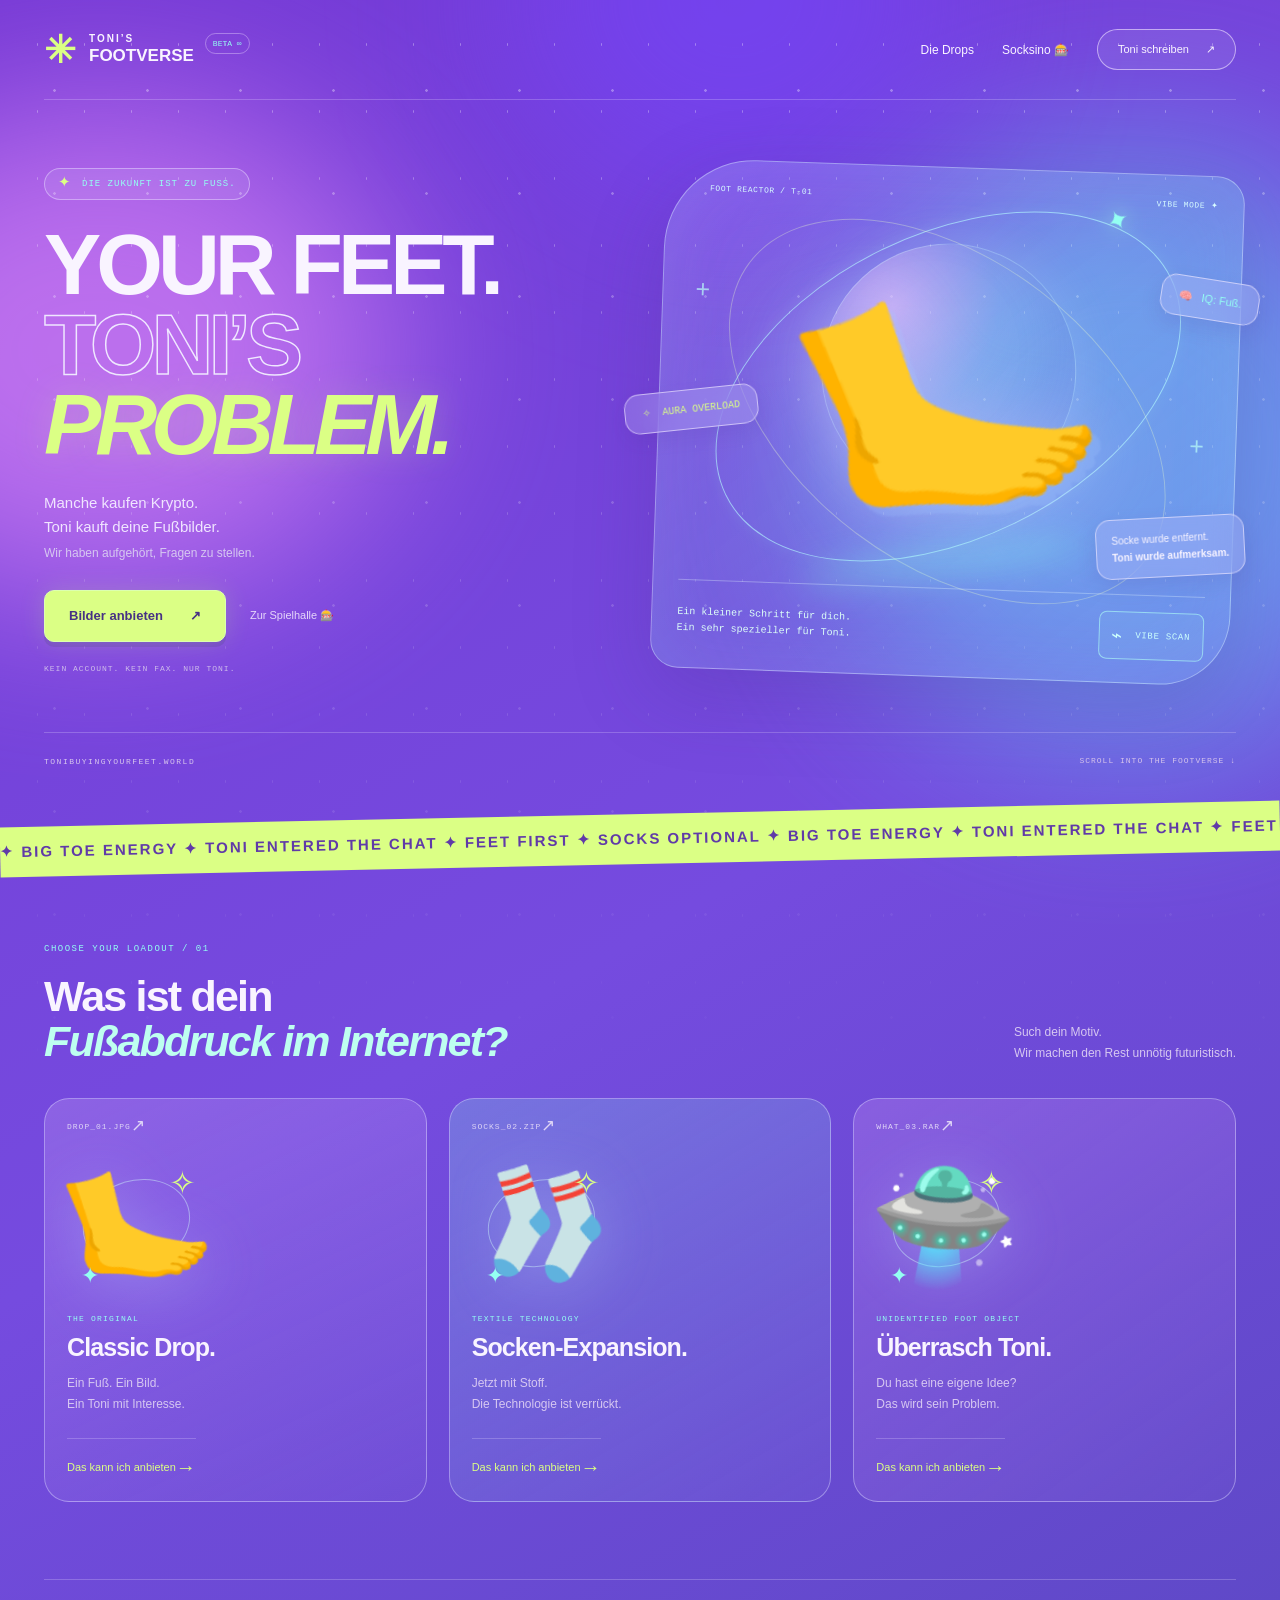
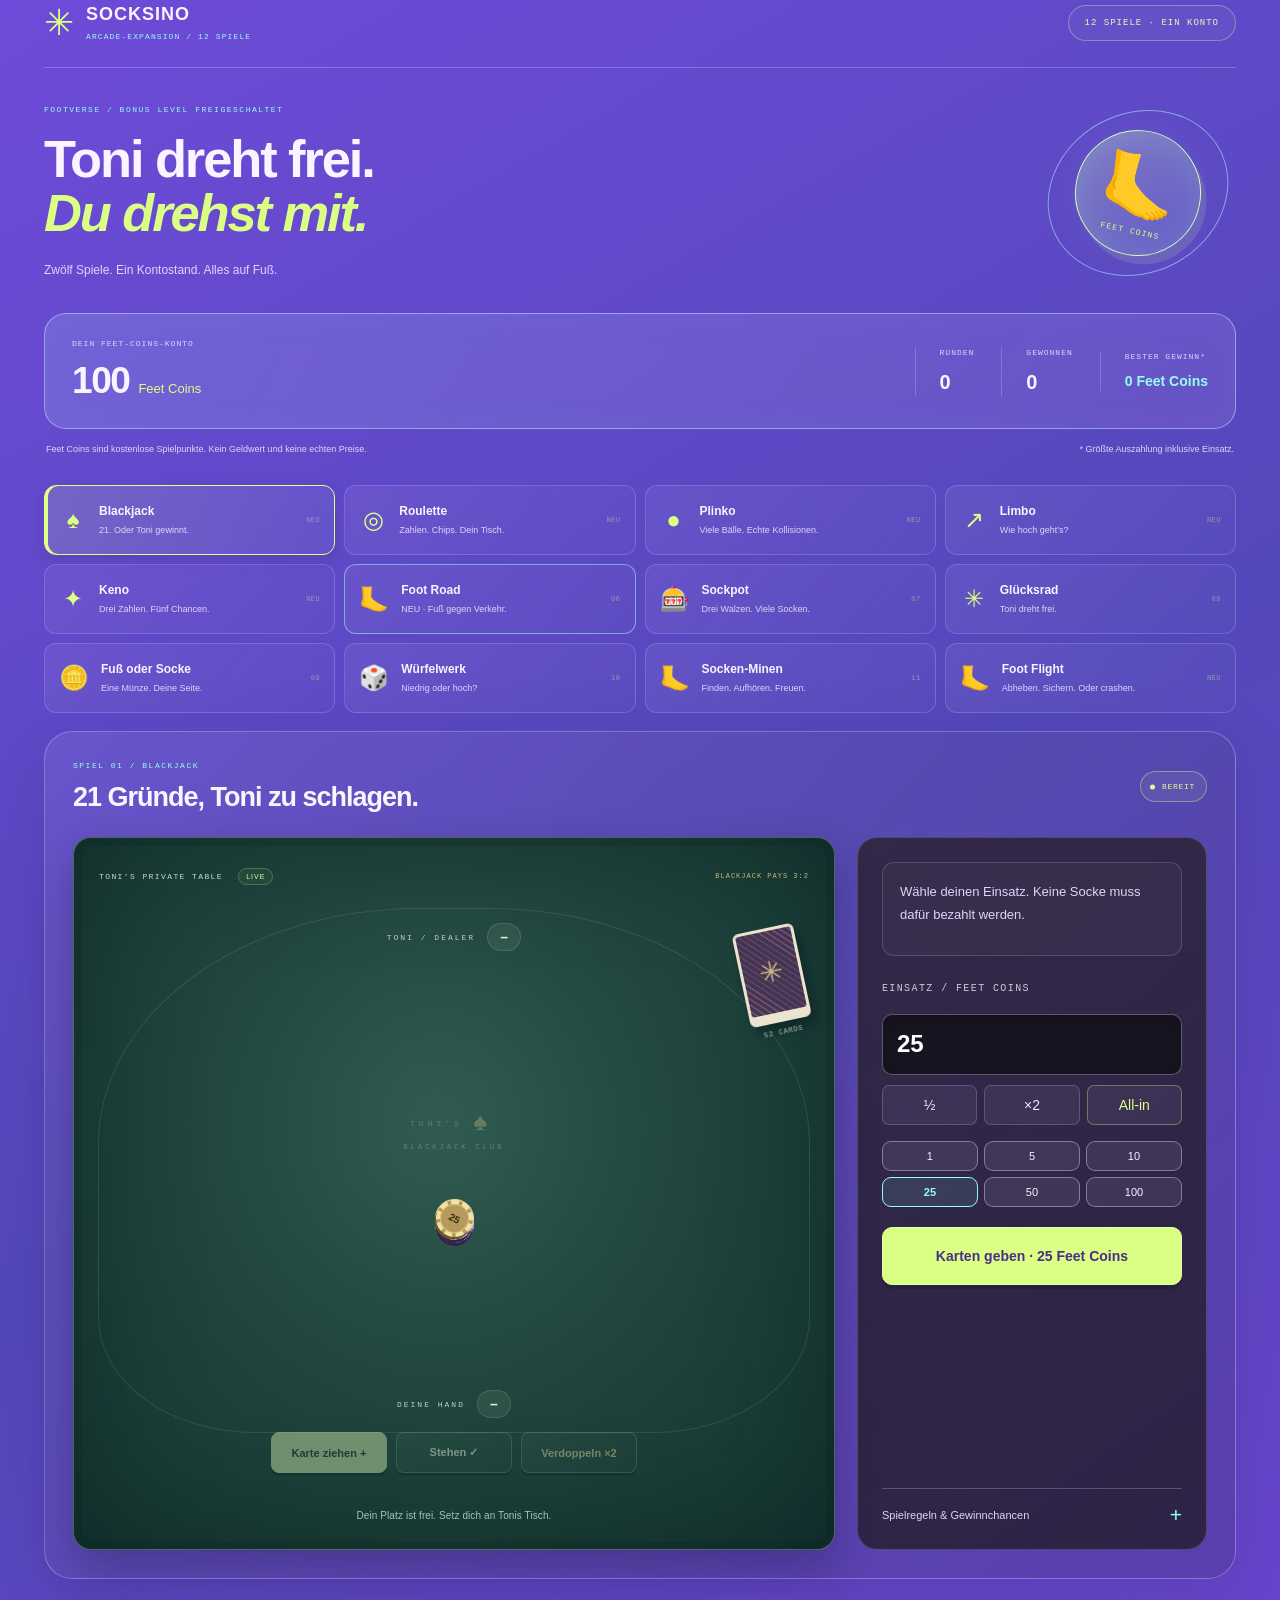
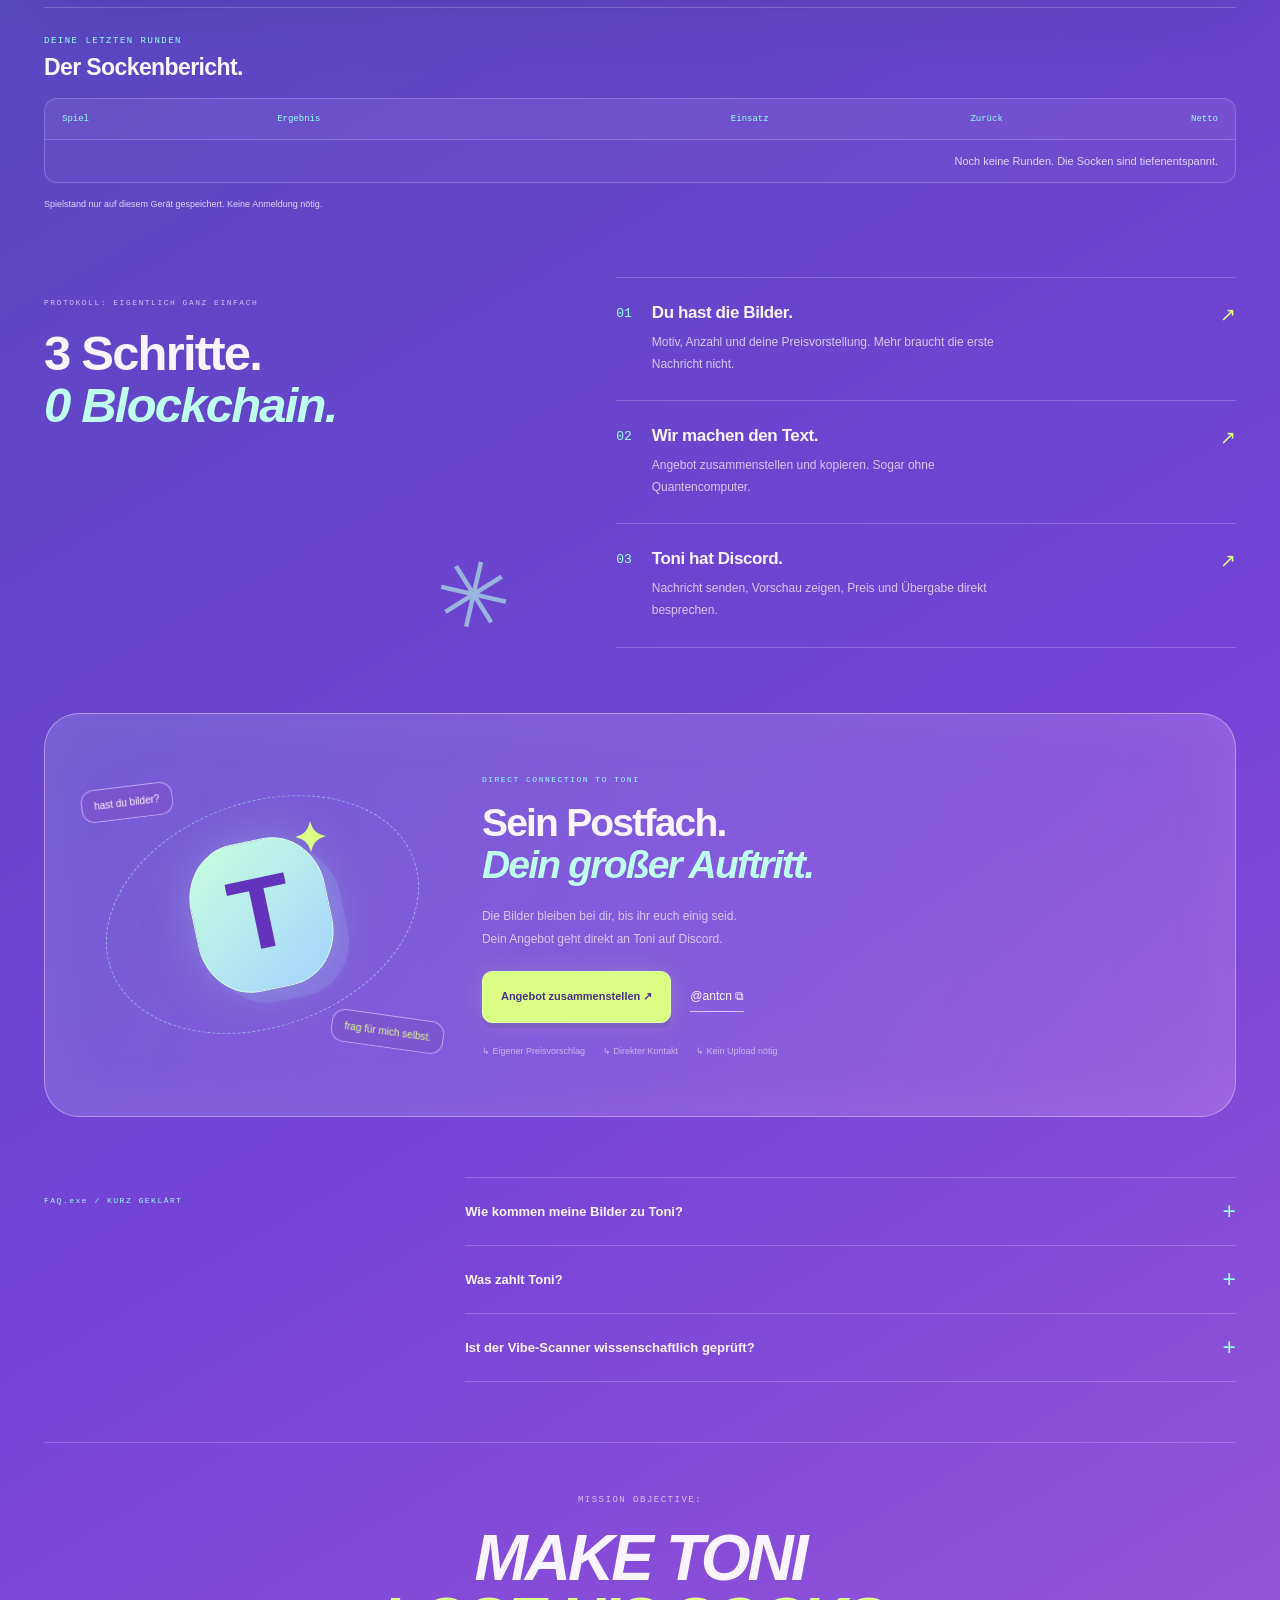
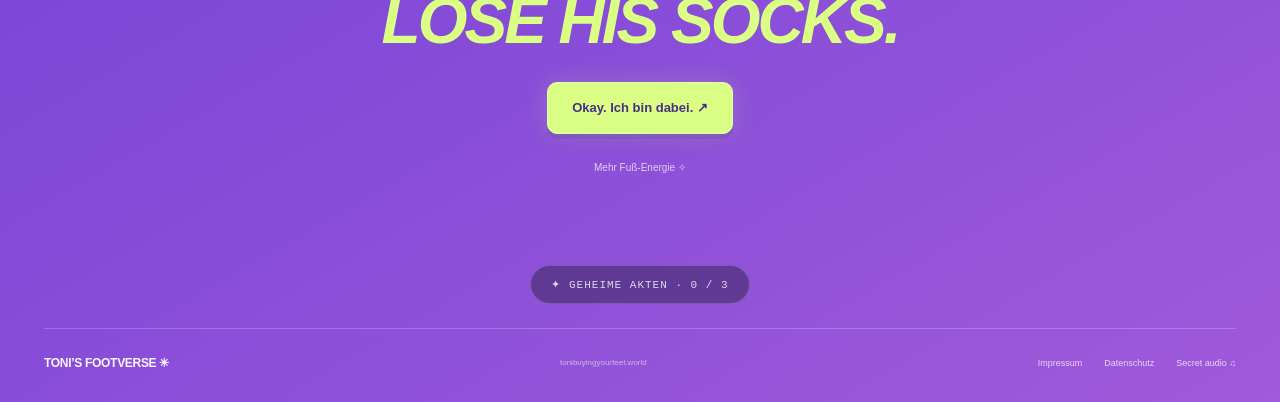
<file: index.html>
<!doctype html>
<html lang="de" prefix="og: https://ogp.me/ns#"><head><meta charset="utf-8"><meta name="viewport" content="width=device-width,initial-scale=1"><meta name="theme-color" content="#6338e6"><meta name="description" content="Toni kauft deine Fußbilder. Willkommen im Footverse: Motiv wählen, Angebot erstellen und Toni auf Discord schreiben."><title>TONI’S FOOTVERSE — Your feet. Toni’s problem.</title><link rel="icon" href="assets/favicon.svg"><link rel="stylesheet" href="styles.css?v=25"><script src="config.js?v=10" defer></script><script src="script.js?v=25" defer></script>
<link rel="canonical" href="https://tonibuyingyourfeet.world/">
<meta property="og:type" content="website">
<meta property="og:locale" content="de_AT">
<meta property="og:site_name" content="Toni’s Footverse">
<meta property="og:title" content="🦶 Toni hat das Internet falsch benutzt.">
<meta property="og:description" content="Andere kaufen Krypto. Toni kauft Fußbilder. Jetzt mit zwölf Spielen im Socksino: kostenlose Feet Coins, Socken-Minen und sehr spezielle Lebensentscheidungen.">
<meta property="og:url" content="https://tonibuyingyourfeet.world/">
<meta property="og:image" content="https://tonibuyingyourfeet.world/assets/footverse-share-v9.png">
<meta property="og:image:secure_url" content="https://tonibuyingyourfeet.world/assets/footverse-share-v9.png">
<meta property="og:image:type" content="image/png">
<meta property="og:image:width" content="1200">
<meta property="og:image:height" content="630">
<meta property="og:image:alt" content="Toni hat das Internet falsch benutzt. Neonfarbene Footverse-Karte mit einem Fuß und den Spielen in Tonis Socksino.">
<meta name="twitter:card" content="summary_large_image">
<meta name="twitter:title" content="Toni hat das Internet falsch benutzt.">
<meta name="twitter:description" content="Fußbilder, Neon und zwölf Spiele. Toni hatte eindeutig zu viel Internet.">
<meta name="twitter:image" content="https://tonibuyingyourfeet.world/assets/footverse-share-v9.png">
<link rel="stylesheet" href="casino.css?v=25"><script src="arcade-engine.js?v=25" defer></script><script src="reel-motion.js?v=25" defer></script><link rel="stylesheet" href="foot-road.css?v=25"><script src="foot-road.js?v=25" defer></script><link rel="stylesheet" href="blackjack.css?v=25"><script src="blackjack-motion.js?v=25" defer></script><link rel="stylesheet" href="arcade-scenes.css?v=25"><script src="plinko-physics.js?v=25" defer></script><script src="arcade-scenes.js?v=25" defer></script><script src="live-plinko.js?v=25" defer></script><link rel="stylesheet" href="arcade-upgrade.css?v=25"><link rel="stylesheet" href="roulette-table.css?v=25"><script src="roulette-table.js?v=25" defer></script><script src="casino.js?v=25" defer></script><link rel="stylesheet" href="footverse-polish.css?v=25"><script src="footverse-secrets.js?v=25" defer></script></head>
<body><a class="skip" href="#main">Zum Inhalt</a><div class="aurora" aria-hidden="true"><i></i><i></i><i></i></div><div class="starfield" aria-hidden="true"></div>
<header class="nav shell"><a class="logo" href="#" aria-label="Toni’s Footverse Startseite"><span class="logo-symbol" aria-hidden="true">✳</span><span>TONI’S<br><b>FOOTVERSE</b></span><small>BETA ∞</small></a><nav aria-label="Hauptnavigation"><a href="#drops">Die Drops</a><a href="#sockpot">Socksino 🎰</a><button class="pill open-offer" type="button">Toni schreiben <span>↗</span></button></nav></header>
<main id="main"><section class="hero shell"><div class="hero-copy"><div class="status-chip"><span aria-hidden="true">✦</span> DIE ZUKUNFT IST ZU FUSS.</div><h1>YOUR FEET.<br><span>TONI’S</span><br><em>PROBLEM.</em></h1><p class="hero-text">Manche kaufen Krypto.<br>Toni kauft deine Fußbilder.<br><b>Wir haben aufgehört, Fragen zu stellen.</b></p><div class="hero-buttons"><button class="neon-button open-offer" type="button">Bilder anbieten <span>↗</span></button><a class="ghost-link" href="#sockpot">Zur Spielhalle 🎰</a></div><p class="micro hero-micro">KEIN ACCOUNT. KEIN FAX. NUR TONI.</p></div>
<div class="chamber" id="chamber"><div class="chamber-label micro"><span>FOOT REACTOR / T-01</span><span>VIBE MODE ✦</span></div><div class="orbit orbit-one" aria-hidden="true"></div><div class="orbit orbit-two" aria-hidden="true"></div><div class="planet" aria-hidden="true"></div><div class="hologram" aria-hidden="true"><span class="mega-foot">🦶</span><span class="foot-shadow"></span></div><div class="bubble bubble-a"><span>🧠</span> IQ: Fuß.</div><div class="bubble bubble-b"><span>✧</span> AURA OVERLOAD</div><div class="bubble bubble-c">Socke wurde entfernt.<br><b>Toni wurde aufmerksam.</b></div><div class="crosshair cross-a" aria-hidden="true">+</div><div class="crosshair cross-b" aria-hidden="true">+</div><div class="scan-beam" aria-hidden="true"></div><div class="reactor-controls"><p id="scanner-text" role="status" aria-live="polite">Ein kleiner Schritt für dich.<br>Ein sehr spezieller für Toni.</p><button id="scan" type="button" aria-label="Spaß-Vibe-Scan starten"><span aria-hidden="true">⌁</span> VIBE SCAN</button></div></div>
<div class="hero-caption"><span class="micro">TONIBUYINGYOURFEET.WORLD</span><span class="scroll-indicator">SCROLL INTO THE FOOTVERSE ↓</span></div></section>
<div class="ticker" aria-hidden="true"><div>✦ BIG TOE ENERGY ✦ TONI ENTERED THE CHAT ✦ FEET FIRST ✦ SOCKS OPTIONAL ✦ BIG TOE ENERGY ✦ TONI ENTERED THE CHAT ✦ FEET FIRST ✦ SOCKS OPTIONAL&nbsp;</div></div>
<section class="drops shell" id="drops"><div class="section-title"><div><p class="micro">CHOOSE YOUR LOADOUT / 01</p><h2>Was ist dein<br><em>Fußabdruck im Internet?</em></h2></div><p>Such dein Motiv.<br>Wir machen den Rest unnötig futuristisch.</p></div><div class="drop-grid">
<button class="drop-card classic" data-motif="Classic Drop" type="button"><span class="drop-code micro">DROP_01.JPG <span>↗</span></span><span class="drop-art" aria-hidden="true"><span class="mini-orbit"></span><span class="drop-emoji">🦶</span><span class="star s1">✧</span><span class="star s2">✦</span></span><span class="drop-text"><small>THE ORIGINAL</small><strong>Classic Drop.</strong><span>Ein Fuß. Ein Bild.<br>Ein Toni mit Interesse.</span></span><span class="drop-footer">Das kann ich anbieten <b>→</b></span></button>
<button class="drop-card socks" data-motif="Socken-Expansion" type="button"><span class="drop-code micro">SOCKS_02.ZIP <span>↗</span></span><span class="drop-art" aria-hidden="true"><span class="mini-orbit"></span><span class="drop-emoji">🧦</span><span class="star s1">✧</span><span class="star s2">✦</span></span><span class="drop-text"><small>TEXTILE TECHNOLOGY</small><strong>Socken-Expansion.</strong><span>Jetzt mit Stoff.<br>Die Technologie ist verrückt.</span></span><span class="drop-footer">Das kann ich anbieten <b>→</b></span></button>
<button class="drop-card mystery" data-motif="Meine eigene Idee" type="button"><span class="drop-code micro">WHAT_03.RAR <span>↗</span></span><span class="drop-art" aria-hidden="true"><span class="mini-orbit"></span><span class="drop-emoji">🛸</span><span class="star s1">✧</span><span class="star s2">✦</span></span><span class="drop-text"><small>UNIDENTIFIED FOOT OBJECT</small><strong>Überrasch Toni.</strong><span>Du hast eine eigene Idee?<br>Das wird sein Problem.</span></span><span class="drop-footer">Das kann ich anbieten <b>→</b></span></button>
</div></section>
<section class="arcade-app arcade-embedded shell" id="sockpot" aria-label="Socksino Spielhalle"><div class="arcade-header"><div class="arcade-brand"><span aria-hidden="true">✳</span><b>SOCKSINO<small>ARCADE-EXPANSION / 12 SPIELE</small></b></div><div class="arcade-badge">12 SPIELE · EIN KONTO</div></div><div class="arcade-title"><div><p class="eyebrow">FOOTVERSE / BONUS LEVEL FREIGESCHALTET</p><h2>Toni dreht frei.<br><span>Du drehst mit.</span></h2><p class="arcade-intro">Zwölf Spiele. Ein Kontostand. Alles auf Fuß.</p></div><div class="feetcoin-emblem" aria-hidden="true"><span>🦶</span><small>FEET COINS</small></div></div>
<section class="wallet" aria-label="Spielkonto"><div class="balance-block"><span>DEIN FEET-COINS-KONTO</span><strong id="balance">100 <small>Feet Coins</small></strong></div><button type="button" id="refill">+ 100 <small>Nur bei 0 Coins</small></button><div class="wallet-stat"><span>RUNDEN</span><b id="rounds">0</b></div><div class="wallet-stat"><span>GEWONNEN</span><b id="wins">0</b></div><div class="wallet-stat"><span>BESTER GEWINN*</span><b id="best">0 Feet Coins</b></div></section>
<p class="credit-note">Feet Coins sind kostenlose Spielpunkte. Kein Geldwert und keine echten Preise. <span>* Größte Auszahlung inklusive Einsatz.</span></p>
<div class="arcade-layout"><nav class="game-nav" aria-label="Spiel auswählen"><button id="sockpot-blackjack" data-game="blackjack" type="button" aria-pressed="false"><span>♠</span><b>Blackjack<small>21. Oder Toni gewinnt.</small></b><i>NEU</i></button><button id="sockpot-roulette" data-game="roulette" type="button" aria-pressed="false"><span>◎</span><b>Roulette<small>Zahlen. Chips. Dein Tisch.</small></b><i>NEU</i></button><button id="sockpot-plinko" data-game="plinko" type="button" aria-pressed="false"><span>●</span><b>Plinko<small>Viele Bälle. Echte Kollisionen.</small></b><i>NEU</i></button><button id="sockpot-limbo" data-game="limbo" type="button" aria-pressed="false"><span>↗</span><b>Limbo<small>Wie hoch geht’s?</small></b><i>NEU</i></button><button id="sockpot-keno" data-game="keno" type="button" aria-pressed="false"><span>✦</span><b>Keno<small>Drei Zahlen. Fünf Chancen.</small></b><i>NEU</i></button><button id="sockpot-road" data-game="road" type="button" aria-pressed="false"><span>🦶</span><b>Foot Road<small>NEU · Fuß gegen Verkehr.</small></b><i>06</i></button><button id="sockpot-slots" data-game="slots" type="button" aria-pressed="true"><span>🎰</span><b>Sockpot<small>Drei Walzen. Viele Socken.</small></b><i>07</i></button><button id="sockpot-wheel" data-game="wheel" type="button" aria-pressed="false"><span>✳</span><b>Glücksrad<small>Toni dreht frei.</small></b><i>08</i></button><button id="sockpot-coin" data-game="coin" type="button" aria-pressed="false"><span>🪙</span><b>Fuß oder Socke<small>Eine Münze. Deine Seite.</small></b><i>09</i></button><button id="sockpot-dice" data-game="dice" type="button" aria-pressed="false"><span>🎲</span><b>Würfelwerk<small>Niedrig oder hoch?</small></b><i>10</i></button><button id="sockpot-mines" data-game="mines" type="button" aria-pressed="false"><span>🦶</span><b>Socken-Minen<small>Finden. Aufhören. Freuen.</small></b><i>11</i></button><button id="sockpot-flight" data-game="flight" type="button" aria-pressed="false"><span>🦶</span><b>Foot Flight<small>Abheben. Sichern. Oder crashen.</small></b><i>NEU</i></button></nav>
<section class="game-shell" id="game-stage" aria-labelledby="game-title"><header class="game-heading"><div><span class="eyebrow" id="game-number">SPIEL 01 / SOCKPOT</span><h2 id="game-title">Drei Walzen. Ein Sockpot.</h2></div><span class="ready-dot" id="round-state">BEREIT</span></header><p id="active-reminder" hidden><span id="active-text">Eine Runde läuft.</span> <button type="button" id="resume-mines">Runde fortsetzen →</button></p>
<div class="game-body"><div class="game-visual blackjack-table" id="visual-blackjack" hidden><div class="table-topline"><span>TONI’S PRIVATE TABLE <i>LIVE</i></span><b>BLACKJACK PAYS 3:2</b></div><div class="bj-shoe" aria-hidden="true"><i></i><i></i><i></i><b>✳</b><small>52 CARDS</small></div><div class="hand-label">TONI / DEALER <strong id="dealer-score">?</strong></div><div class="card-hand" id="dealer-hand" aria-label="Dealer-Karten"></div><div class="table-seal">TONI’S<span>♠</span><small>BLACKJACK CLUB</small><div class="bj-result" hidden role="status"><strong></strong><span></span></div></div><div class="bj-chips" aria-hidden="true"></div><div class="card-hand" id="player-hand" aria-label="Deine Karten"></div><div class="hand-label">DEINE HAND <strong id="player-score">0</strong></div><div class="table-actions"><button type="button" id="bj-hit">Karte ziehen +</button><button type="button" id="bj-stand">Stehen ✓</button><button type="button" id="bj-double">Verdoppeln ×2</button></div><p class="visual-caption" id="bj-hint">Näher an 21 als Toni. Ohne darüberzugehen.</p></div>
<div class="game-visual" id="visual-roulette" hidden><div class="roulette-scene"><div class="roulette-disc" id="roulette-disc"><div class="roulette-pockets" aria-hidden="true"></div></div><b class="roulette-result" id="roulette-number">?</b><div class="roulette-ball-track" aria-hidden="true"><i></i></div><span class="roulette-marker" aria-hidden="true">▾</span></div><div class="roulette-recent" aria-label="Letzte Roulette-Zahlen"></div><p class="visual-caption">Europäisches Roulette · Eine Null · 37 Fächer</p></div>
<div class="game-visual" id="visual-plinko" hidden><div class="plinko-status">Ball bereit. Lass ihn fallen.</div><div class="plinko-board" id="plinko-board"><canvas role="img" aria-label="Plinko-Ball über acht Pinreihen" width="540" height="610"></canvas><div class="plinko-bins" id="plinko-bins" aria-label="Auszahlungsfächer"></div></div><p class="visual-caption">Schwerkraft. Echte Abpraller. Dein Landefach zählt.</p></div>
<div class="game-visual" id="visual-flight" hidden><div class="scene-heading"><span>FOOT FLIGHT / AIR CLUB</span><b>DEIN TIMING. DEIN AUSSTIEG.</b></div><div class="flight-readout"><span id="flight-status">BEREIT ZUM ABHEBEN</span><strong id="flight-factor">1,00×</strong><small id="flight-value">Starte deinen Flug.</small></div><svg class="flight-chart" viewBox="0 0 540 300" aria-label="Flugbahn des Fußes"><defs><linearGradient id="flight-fill" x2="0" y2="1"><stop stop-color="#dcff89" stop-opacity=".3"/><stop offset="1" stop-color="#dcff89" stop-opacity="0"/></linearGradient></defs><path class="flight-grid" d="M30 50H510 M30 110H510 M30 170H510 M30 230H510 M30 290H510 M110 30V290 M210 30V290 M310 30V290 M410 30V290"/><path id="flight-area"/><path id="flight-path"/><g id="flying-foot"><ellipse cx="-14" cy="10" rx="30" ry="7" fill="#dcff8955"/><text x="-23" y="14" font-size="46">🦶</text></g></svg><button class="play-button collect" id="flight-cashout" type="button" disabled>Feet Coins sichern</button><p class="visual-caption">Der Multiplikator steigt. Sichere deine Coins vor dem Absturz.</p></div>
<div class="game-visual" id="visual-limbo" hidden><div class="limbo-meter"><span>DEIN MULTIPLIKATOR</span><strong id="limbo-number">1,00×</strong><svg class="limbo-chart" viewBox="0 0 500 270" aria-hidden="true"><defs><linearGradient id="limbo-fill" x1="0" y1="0" x2="0" y2="1"><stop stop-color="#dcff89" stop-opacity=".25"/><stop offset="1" stop-color="#dcff89" stop-opacity="0"/></linearGradient></defs><g class="chart-grid"><path d="M44 50H470 M44 100H470 M44 150H470 M44 200H470 M44 250H470 M44 35V250 M130 35V250 M215 35V250 M300 35V250 M385 35V250 M470 35V250"/></g><line id="limbo-target" x1="44" x2="470" y1="90" y2="90"/><text id="limbo-target-label" x="465" y="82">ZIEL 2×</text><path id="limbo-area"/><path id="limbo-curve"/><g id="limbo-rocket"><text x="-20" y="12" font-size="40">🦶</text></g></svg><span class="limbo-flight-status">BEREIT ZUM ABHEBEN</span></div><div class="picks" role="group" aria-label="Limbo-Ziel"><button type="button" data-pick-game="limbo" data-pick="2" aria-pressed="true">2×</button><button type="button" data-pick-game="limbo" data-pick="5" aria-pressed="false">5×</button><button type="button" data-pick-game="limbo" data-pick="10" aria-pressed="false">10×</button></div><p class="visual-caption">Ziel wählen. Starten. Hoffen, dass Toni hoch hinauswill.</p></div>
<div class="game-visual" id="visual-keno" hidden><div class="keno-machine" aria-hidden="true"><div class="keno-globe"><i style="--ball:0">3</i><i style="--ball:1">17</i><i style="--ball:2">8</i><i style="--ball:3">11</i><i style="--ball:4">4</i><i style="--ball:5">20</i><i style="--ball:6">9</i><i style="--ball:7">6</i></div><div class="keno-draw"><span>–</span><span>–</span><span>–</span><span>–</span><span>–</span></div></div><p class="keno-draw-label">DIE NÄCHSTEN FÜNF ZAHLEN</p><div class="keno-legend"><span>● Deine Auswahl</span><span>● Gezogene Zahl</span><span>✓ Treffer</span></div><div class="keno-top"><span>WÄHLE 3 AUS 20</span><strong id="keno-count">0 / 3</strong></div><div class="keno-grid" id="keno-grid" aria-label="Keno-Zahlen"></div><div class="keno-payouts"><span>1 Treffer <b>1×</b></span><span>2 Treffer <b>4×</b></span><span>3 Treffer <b>40×</b></span></div><p class="visual-caption">Fünf Zahlen werden gezogen. Drei davon gehören vielleicht dir.</p></div>
<div class="game-visual" id="visual-slots"><div class="slots-marquee">SOCKPOT <span>✦</span><small>TONI’S ORIGINAL · EST. JUST NOW</small></div><div class="slot-light-row" aria-hidden="true"><i></i><i></i><i></i><i></i><i></i><i></i><i></i><i></i><i></i><i></i><i></i><i></i></div><div class="reels" role="group" aria-label="Drei Walzen"><div class="reel" role="img"><span>🦶</span></div><div class="reel" role="img"><span>🧦</span></div><div class="reel" role="img"><span>💎</span></div></div><div class="slots-meter">PAAR 2× / DREIER BIS 15×</div><div class="slot-paytable"><span>🦶 <b>15×</b></span><span>💎 <b>10×</b></span><span>🛸 <b>6×</b></span><span>🧦 <b>5×</b></span><span>🍀 <b>4×</b></span></div><p class="visual-caption">Drei gleiche oder ein Paar. Die Socke entscheidet.</p></div>
<div class="game-visual" id="visual-wheel" hidden><div class="wheel-wrap"><div class="wheel-bulbs" aria-hidden="true"></div><span class="wheel-pointer" aria-hidden="true"></span><div id="wheel" class="wheel"><span style="--i:0">0×</span><span style="--i:1">2×</span><span style="--i:2">0×</span><span style="--i:3">3×</span><span style="--i:4">0×</span><span style="--i:5">2×</span><span style="--i:6">0×</span><span style="--i:7">5×</span><b>t.</b></div></div><div class="wheel-readout">DEIN GLÜCK WARTET</div><p class="visual-caption">Acht Felder. Gleiche Chance. Ungleiche Sockenschicksale.</p></div>
<div class="game-visual" id="visual-coin" hidden><div class="coin-scene"><div id="coin" class="coin" role="img" aria-label="Münze zeigt Fuß"><div class="coin-face coin-front" aria-hidden="true"><span>🦶</span><small>FEET FIRST</small></div><div class="coin-face coin-back" aria-hidden="true"><span>🧦</span><small>SOCKS OPTIONAL</small></div></div><span class="coin-shadow"></span></div><div class="coin-readout">BEREIT ZUM WURF</div><div class="picks" role="group" aria-label="Münzseite wählen"><button type="button" data-pick-game="coin" data-pick="0" aria-pressed="true">🦶 Fuß</button><button type="button" data-pick-game="coin" data-pick="1" aria-pressed="false">🧦 Socke</button></div><p class="visual-caption">Richtig geraten? Doppelte Punkte zurück.</p></div>
<div class="game-visual" id="visual-dice" hidden><div class="dice-scene"><div id="die" class="die" role="img" aria-label="Würfel zeigt 1"><div class="die-face face-1" aria-hidden="true"><span>⚀</span></div><div class="die-face face-2" aria-hidden="true"><span>⚁</span></div><div class="die-face face-3" aria-hidden="true"><span>⚂</span></div><div class="die-face face-4" aria-hidden="true"><span>⚃</span></div><div class="die-face face-5" aria-hidden="true"><span>⚄</span></div><div class="die-face face-6" aria-hidden="true"><span>⚅</span></div></div><span class="dice-shadow"></span></div><div class="dice-readout">DEIN WURF WARTET</div><div class="picks" role="group" aria-label="Würfelbereich wählen"><button type="button" data-pick-game="dice" data-pick="0" aria-pressed="true">1 – 3 · Niedrig</button><button type="button" data-pick-game="dice" data-pick="1" aria-pressed="false">4 – 6 · Hoch</button></div><p class="visual-caption">Die Hälfte der Zahlen. Die volle Aufmerksamkeit.</p></div>
<div class="game-visual" id="visual-mines" hidden><div class="mine-status"><span>2 SOCKEN / 7 FÜSSE</span><strong id="mine-value">Noch keine Runde</strong></div><div class="mine-progress" aria-label="Sieben mögliche Füße"><i>🦶</i><i>🦶</i><i>🦶</i><i>🦶</i><i>🦶</i><i>🦶</i><i>🦶</i></div><div class="mine-grid" role="group" aria-label="Neun Felder im Minenspiel"></div><p class="visual-caption" id="mine-hint">Runde starten, Füße öffnen und rechtzeitig Feet Coins sichern.</p></div>
<div class="game-visual" id="visual-road" hidden>
<div class="road-dashboard"><div><small>DEIN MULTIPLIKATOR</small><strong id="road-multiplier">1,00×</strong></div><div><small>DEIN FUSSWEG</small><strong id="road-progress">Start · Spur 0</strong></div><div><small>RISIKO NÄCHSTE SPUR</small><strong id="road-risk">18,0 %</strong><span class="road-risk-meter"><i id="road-risk-fill"></i></span></div></div>
<div class="road-city" aria-hidden="true"><span class="road-moon"></span><i></i><i></i><i></i><i></i><i></i><span class="road-neon">TONI’S <b>NIGHT WALK</b></span><span class="road-city-sign">SOCK DISTRICT / 01</span></div><div class="road-signal"><span class="road-signal-lamps" aria-hidden="true"><i></i><i></i><i></i></span><span class="road-signal-text" role="status">FOOT ROAD · NACHTSCHICHT</span><span class="road-oneway" aria-hidden="true">ONE WAY ↓</span></div><div class="road-viewport" role="img" aria-label="Fuß am Start einer endlosen Straße"><div class="road-world" aria-hidden="true"><div class="road-track"></div><div class="road-foot"><span class="road-toe">🦶</span><span class="road-impact" hidden>AUTSCH!</span></div></div></div>
<p class="road-caption"><span id="road-next">Setze Feet Coins und starte deinen Fußweg.</span><b id="road-value">Noch keine Runde</b></p></div>
<section id="roulette-table" hidden aria-label="Roulette-Setztisch"><div class="rt-heading"><div><small>TONI’S EUROPEAN TABLE</small><h3>Les jeux sont faits.</h3></div><p>Chipwert oben wählen. Auf Zahlen, Linien oder Außenfelder setzen.</p></div><div class="rt-modes" role="group" aria-label="Setzart"><button type="button" data-rt-mode="number" aria-pressed="true">Zahlen</button><button type="button" data-rt-mode="split">Split · 2 Zahlen</button><button type="button" data-rt-mode="corner">Ecke · 4 Zahlen</button><button type="button" data-rt-mode="street">Straße · 3 Zahlen</button><button type="button" data-rt-mode="six">Linie · 6 Zahlen</button><button type="button" data-rt-mode="zero">Null-Kombis</button></div><div class="rt-scroll"><div class="rt-felt"><div class="rt-layout"><div class="rt-zero"></div><div class="rt-numbers"><div class="rt-number-grid"></div><div class="rt-spots"></div></div><div class="rt-columns"></div><div class="rt-dozens"></div><div class="rt-outside"></div></div><div class="rt-zero-bets" hidden></div></div></div><p id="rt-hint" role="status">Klicke auf eine Zahl oder ein Außenfeld, um einen Chip zu setzen.</p><div id="rt-outcome" role="status" aria-live="polite">Dein Tisch ist bereit.</div><div class="rt-footer"><strong id="rt-total">0 Feet Coins auf dem Tisch</strong><div><button type="button" id="rt-undo">↶ Zurück</button><button type="button" id="rt-clear">Abräumen</button><button type="button" id="rt-repeat">Letzte Einsätze</button></div></div><div id="rt-ticket" aria-label="Deine gesetzten Chips"></div></section>
<div class="game-panel"><div class="result-bar" id="result" role="status" aria-live="polite">Wähle deinen Einsatz. Die erste Socke wartet.</div>
<div class="bet-controls"><div class="bet-group"><label for="bet-input">EINSATZ / FEET COINS</label><input id="bet-input" type="number" min="1" max="1000000000" step="1" value="25" inputmode="numeric"><div class="stake-tools" role="group" aria-label="Einsatz anpassen"><button type="button" data-stake="half">½</button><button type="button" data-stake="double">×2</button><button type="button" data-stake="all">All-in</button></div><div role="group" aria-label="Einsatz wählen"><button type="button" data-bet="1" aria-pressed="false">1</button><button type="button" data-bet="5" aria-pressed="false">5</button><button type="button" data-bet="10" aria-pressed="false">10</button><button type="button" data-bet="25" aria-pressed="true">25</button><button type="button" data-bet="50" aria-pressed="false">50</button><button type="button" data-bet="100" aria-pressed="false">100</button></div></div><button type="button" class="play-button" id="road-step" hidden>Nächste Spur →</button><button type="button" class="play-button" id="play">Drehen · 25 Feet Coins <span>↗</span></button><button type="button" class="play-button collect" id="collect" hidden>Feet Coins sichern</button></div><button type="button" class="cancel-mine" id="cancel-mine" hidden>Runde abbrechen · Einsatz geht verloren</button>
<details class="rules"><summary>Spielregeln &amp; Gewinnchancen <span>+</span></summary><div id="rules-content"></div></details></div></div></section></div>
<section class="history"><header><div><p class="eyebrow">DEINE LETZTEN RUNDEN</p><h2>Der Sockenbericht.</h2></div></header><div class="history-table"><table><thead><tr><th>Spiel</th><th>Ergebnis</th><th>Einsatz</th><th>Zurück</th><th>Netto</th></tr></thead><tbody id="history-rows"><tr><td colspan="5">Hier stehen bald deine Runden.</td></tr></tbody></table></div><p class="storage-note" id="storage-note">Der Spielstand wird nur auf diesem Gerät gespeichert.</p></section>
</section><section class="connection shell"><div class="connection-heading"><p class="micro">PROTOKOLL: EIGENTLICH GANZ EINFACH</p><h2>3 Schritte.<br><em>0 Blockchain.</em></h2><span class="huge-spark" aria-hidden="true">✳</span></div><div class="connection-steps"><article><span class="step-index">01</span><div><h3>Du hast die Bilder.</h3><p>Motiv, Anzahl und deine Preisvorstellung. Mehr braucht die erste Nachricht nicht.</p></div><span aria-hidden="true">↗</span></article><article><span class="step-index">02</span><div><h3>Wir machen den Text.</h3><p>Angebot zusammenstellen und kopieren. Sogar ohne Quantencomputer.</p></div><span aria-hidden="true">↗</span></article><article><span class="step-index">03</span><div><h3>Toni hat Discord.</h3><p>Nachricht senden, Vorschau zeigen, Preis und Übergabe direkt besprechen.</p></div><span aria-hidden="true">↗</span></article></div></section>
<section class="transmission shell"><div class="transmission-art" aria-hidden="true"><div class="avatar-orbit"></div><div class="toni-avatar">T<span>✦</span></div><span class="floating-chat chat-one">hast du bilder?</span><span class="floating-chat chat-two">frag für mich selbst.</span></div><div class="transmission-copy"><p class="micro">DIRECT CONNECTION TO TONI</p><h2>Sein Postfach.<br><em>Dein großer Auftritt.</em></h2><p>Die Bilder bleiben bei dir, bis ihr euch einig seid.<br>Dein Angebot geht direkt an Toni auf Discord.</p><div class="transmission-actions"><button class="neon-button open-offer" type="button">Angebot zusammenstellen ↗</button><button class="handle-button copy-name" type="button"><span class="discord-name">@antcn</span> ⧉</button></div><div class="contact-notes"><span>↳ Eigener Preisvorschlag</span><span>↳ Direkter Kontakt</span><span>↳ Kein Upload nötig</span></div></div></section>
<section class="faq shell"><p class="micro">FAQ.exe / KURZ GEKLÄRT</p><div><details><summary>Wie kommen meine Bilder zu Toni?<span>+</span></summary><p>Eine Vorschau und die Bilder teilst du direkt im Gespräch auf Discord. Hier auf der Website erstellst du erst einmal deine Angebotsnachricht.</p></details><details><summary>Was zahlt Toni?<span>+</span></summary><p>Du schlägst einen Preis vor oder wählst „Preis besprechen“. Den endgültigen Preis, die Zahlung und die Übergabe vereinbarst du direkt mit Toni.</p></details><details><summary>Ist der Vibe-Scanner wissenschaftlich geprüft?<span>+</span></summary><p>Er besteht aus einem Button und sehr viel Selbstvertrauen. Für die Preisverhandlung zählt dein Angebot, nicht seine Meinung.</p></details></div></section>
<section class="ending shell"><span class="micro">MISSION OBJECTIVE:</span><h2>MAKE TONI<br><span>LOSE HIS SOCKS.</span></h2><button type="button" class="neon-button open-offer">Okay. Ich bin dabei. ↗</button><button type="button" id="chaos" class="chaos-button">Mehr Fuß-Energie ✧</button></section>
</main><footer class="shell footer"><a class="footer-logo" href="#">TONI’S FOOTVERSE ✳</a><span>tonibuyingyourfeet.world</span><div><a href="impressum.html">Impressum</a><a href="datenschutz.html">Datenschutz</a><button type="button" id="audio-button">Secret audio ♫</button></div></footer>
<dialog id="offer-dialog" aria-label="Angebot an Toni erstellen"><button type="button" class="close-dialog" aria-label="Schließen">×</button><section id="form-screen"><p class="micro">NEW TRANSMISSION / TO: TONI</p><h2>Zeig, was<br><em>du anbieten willst.</em></h2><form id="offer-form"><div class="form-row"><label>Dein Motiv<select name="motif" id="motif"><option>Classic Drop</option><option>Socken-Expansion</option><option>Meine eigene Idee</option></select></label><label>Dein Name <small>optional</small><input name="seller" maxlength="60" placeholder="Dein Alias im Footverse" autocomplete="nickname"></label></div><div class="form-row"><label>Anzahl der Bilder<input name="quantity" value="3" min="1" max="999" step="1" type="number" inputmode="numeric" required></label><label>Gesamtpreis in Euro<input name="price" min="0.01" max="99999" step="0.01" type="number" placeholder="Dein Preisvorschlag" inputmode="decimal"></label></div><label class="check-label"><input name="negotiate" type="checkbox" checked><span>Preis lieber direkt mit Toni besprechen.</span></label><label>Noch etwas dazu? <small>optional</small><textarea name="note" maxlength="1000" rows="3" placeholder="Bildstil, Auflösung, deine eigene Idee …"></textarea></label><div class="offer-summary"><span class="micro">DEIN DROP</span><strong id="offer-summary">3 Bilder · Preis besprechen</strong></div><button class="neon-button full" type="submit">Nachricht generieren <span>↗</span></button><p class="form-footnote">Danach kopierst du den Text und schickst ihn selbst an Toni.</p></form></section><section id="message-screen" hidden><p class="micro">TRANSMISSION READY ✓</p><h2>Toni ist nur<br><em>eine Nachricht entfernt.</em></h2><label class="message-label" for="message">Dein Text — du kannst ihn noch bearbeiten.</label><textarea id="message" rows="10"></textarea><div class="message-actions"><button type="button" class="neon-button" id="copy-message">Text kopieren ⧉</button><a href="https://discord.com/channels/@me" target="_blank" rel="noopener noreferrer" class="outline-button discord-link">Discord öffnen ↗</a></div><div class="message-tools"><button type="button" class="text-button copy-name">Name: <span class="discord-name">@antcn</span> ⧉</button><button type="button" class="text-button" id="save-message">TXT herunterladen ↓</button></div><p class="message-note">Discord → Freunde → Freund hinzufügen → <span class="discord-name">@antcn</span>. Deine Nachricht wurde noch nicht versendet.</p><button type="button" class="text-button" id="edit-offer">← Angebot bearbeiten</button></section></dialog>
<dialog id="audio-dialog" aria-label="Geheimes Audio"><button type="button" class="close-dialog" aria-label="Schließen">×</button><p class="micro">SECRET TRANSMISSION UNLOCKED</p><h2>Henry<br><em>entered the chat.</em></h2><audio id="secret-audio" src="assets/audio/henry-kommt.mp3" controls preload="none"></audio></dialog><div id="toast" role="status" aria-live="polite" hidden></div><div id="particle-layer" aria-hidden="true"></div><noscript><p class="shell">Für die interaktiven Funktionen JavaScript aktivieren. Toni erreichst du auf Discord unter @antcn.</p></noscript>
</body></html>
</file>
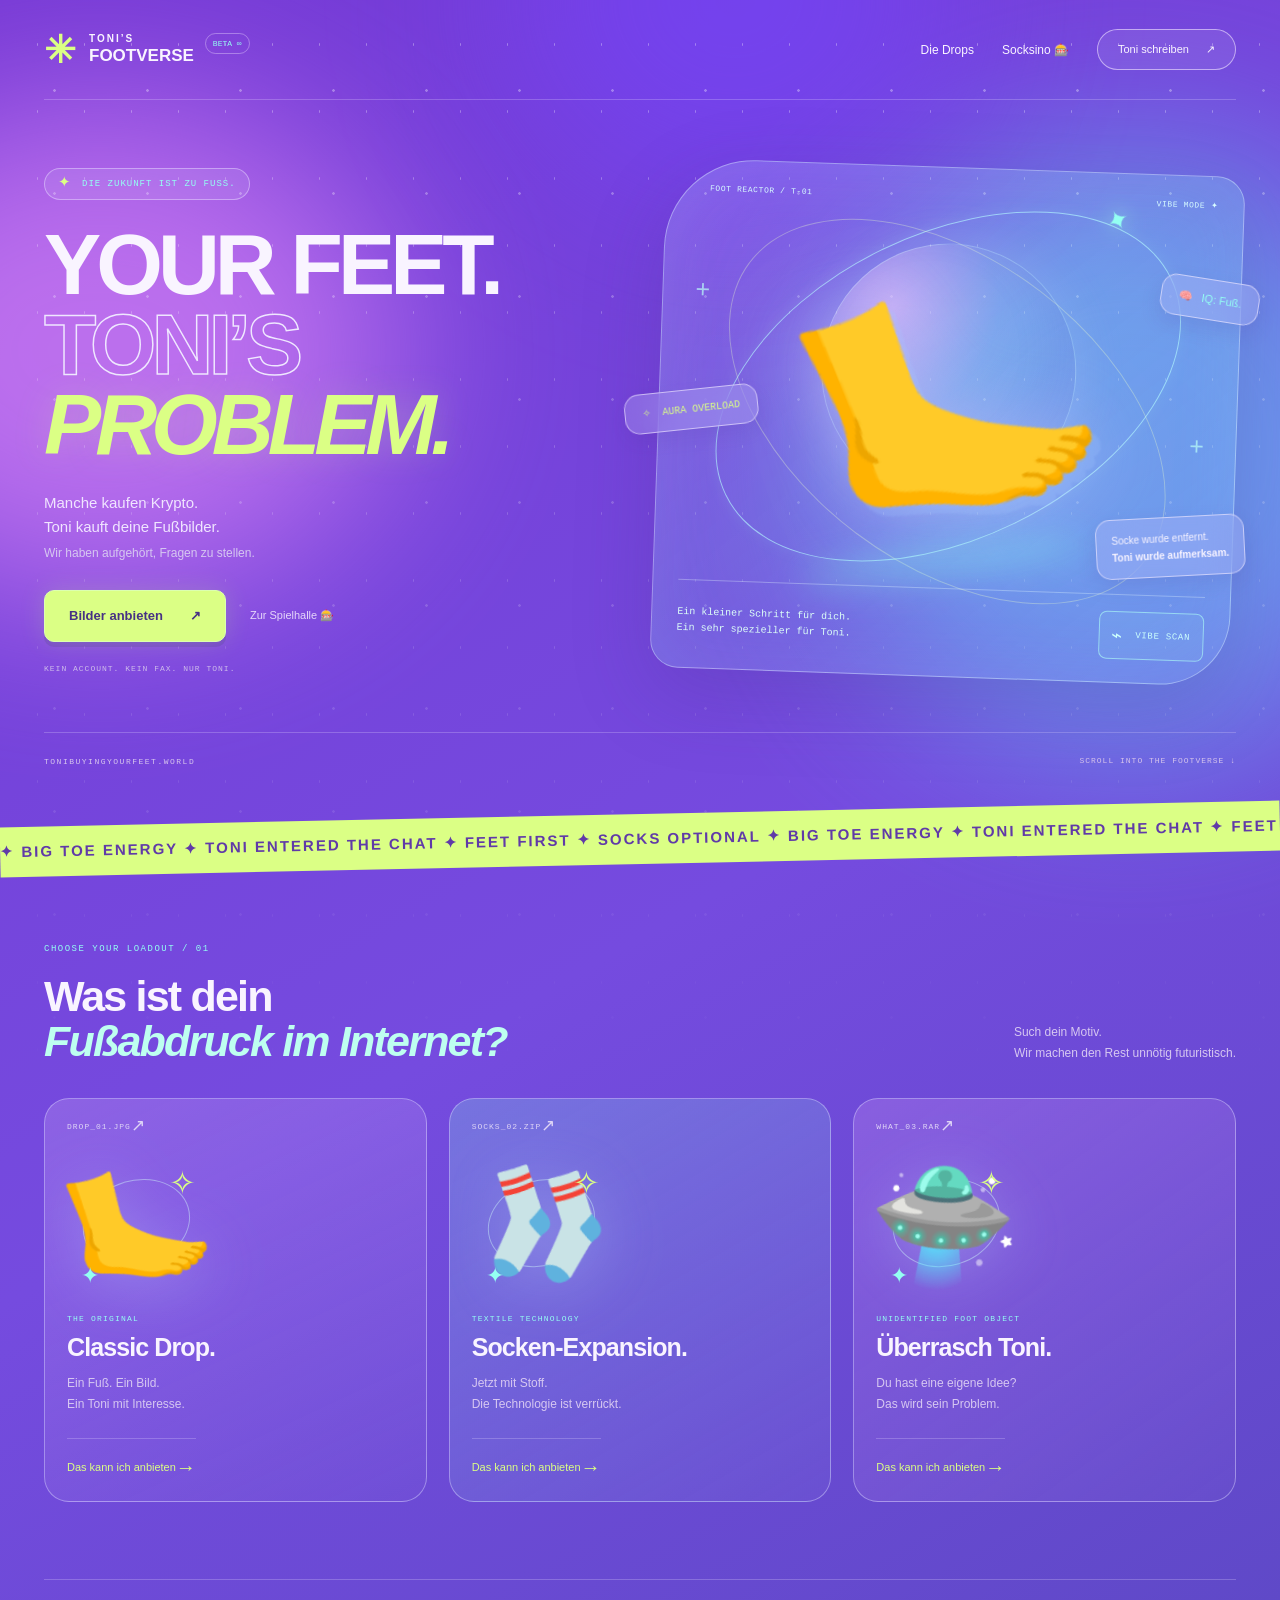
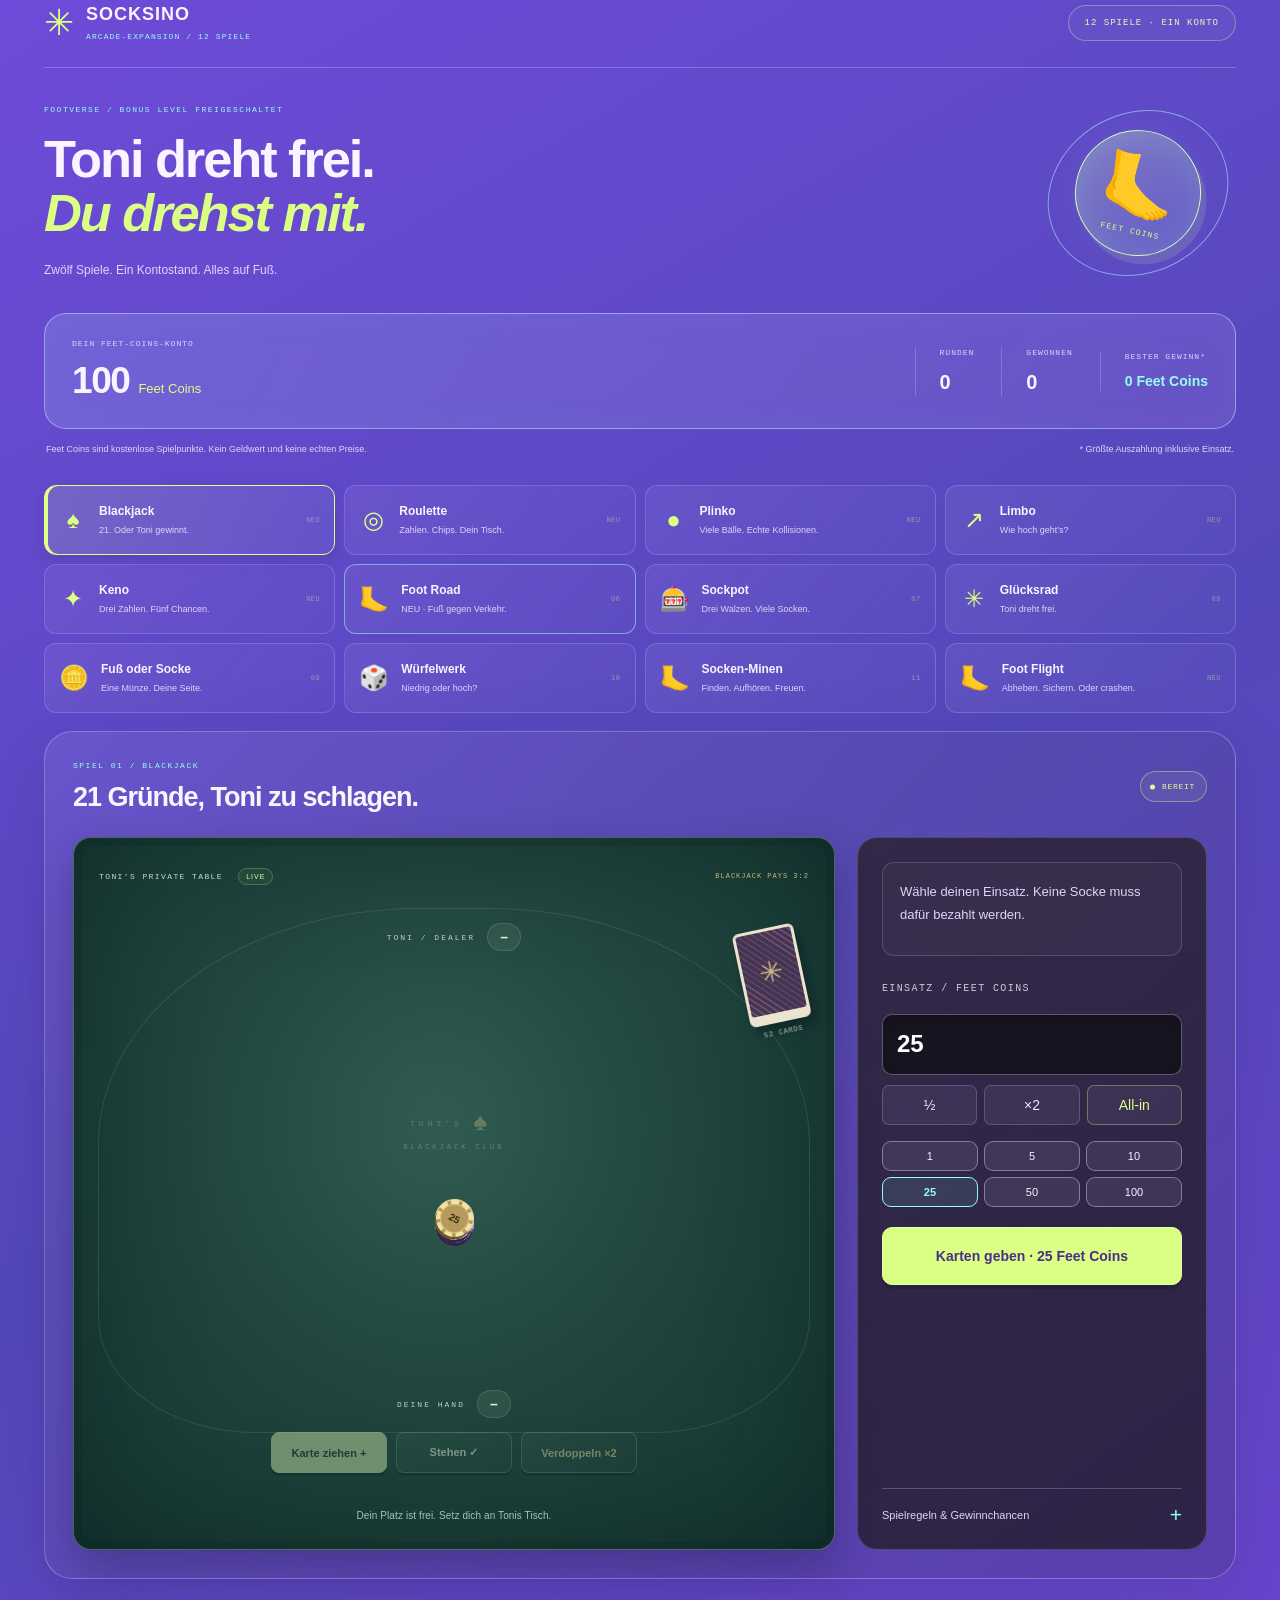
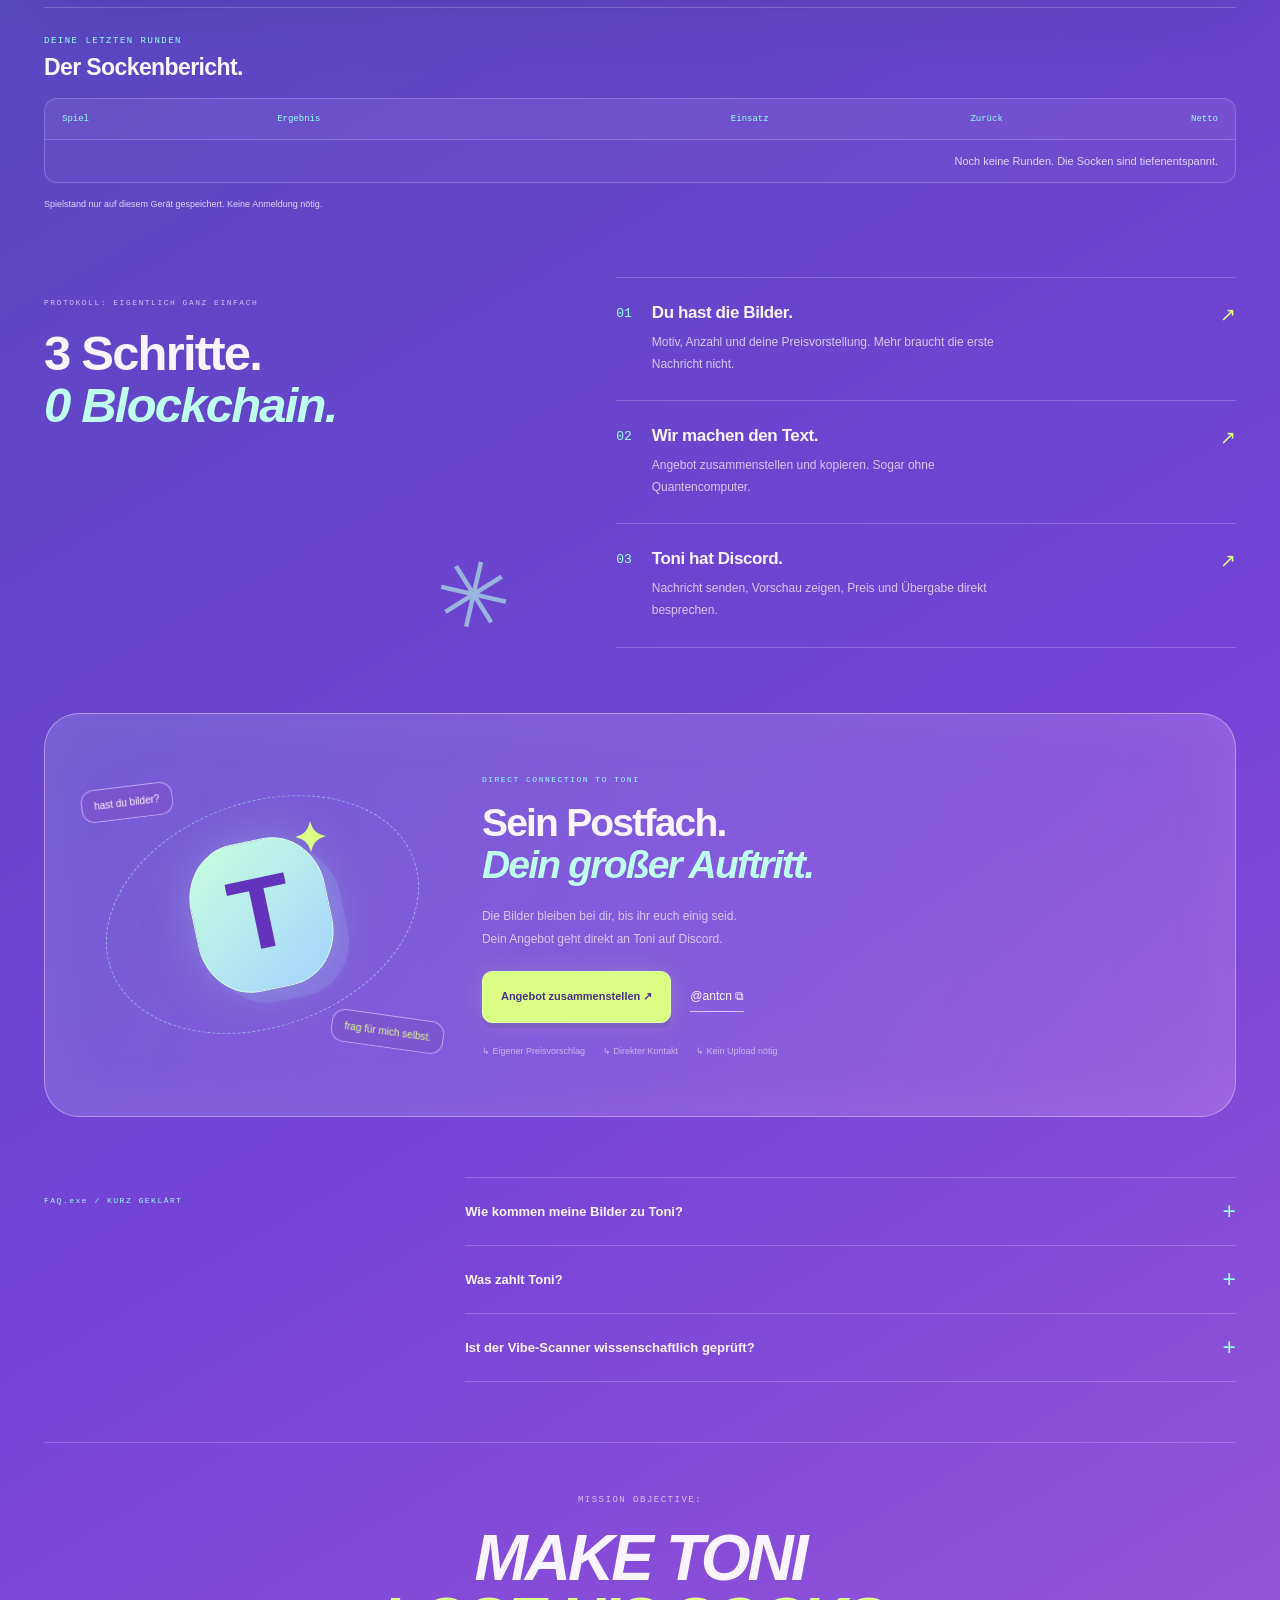
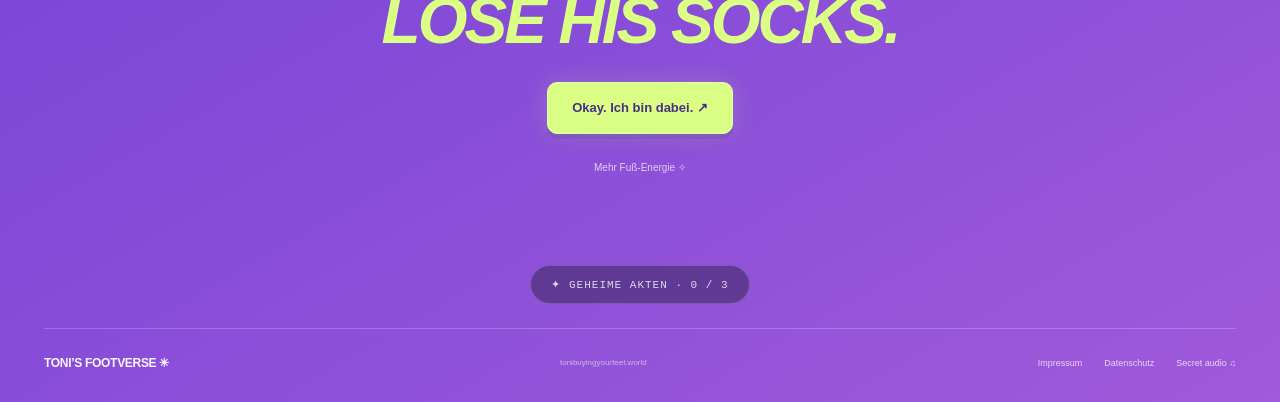
<file: casino.html>
<!doctype html><html lang="de"><head><meta charset="utf-8"><meta name="viewport" content="width=device-width,initial-scale=1"><meta name="theme-color" content="#6338e6"><meta name="description" content="Tonis Socksino: zwölf Spiele, kostenlose Feet Coins und sehr spezielle Lebensentscheidungen."><title>SOCKSINO — Tonis Spielhalle</title><link rel="icon" href="assets/favicon.svg"><link rel="stylesheet" href="styles.css?v=10"><meta property="og:type" content="website"><meta property="og:locale" content="de_AT"><meta property="og:site_name" content="Toni’s Footverse"><meta property="og:title" content="Toni hat ein Socksino eröffnet. Natürlich."><meta property="og:description" content="Foot Road, Slots, Glücksrad, Münzwurf, Würfel und Socken-Minen. Zwölf Spiele mit kostenlosen Feet Coins. Null Finanzplan."><meta property="og:url" content="https://tonibuyingyourfeet.world/"><meta property="og:image" content="https://tonibuyingyourfeet.world/assets/footverse-share-v9.png"><meta property="og:image:width" content="1200"><meta property="og:image:height" content="630"><meta property="og:image:alt" content="Toni hat das Internet falsch benutzt. Zwölf Spiele, null Plan."><meta name="twitter:card" content="summary_large_image"><link rel="canonical" href="https://tonibuyingyourfeet.world/"><script>
'use strict';
const game=location.hash.slice(1).replace(/^sockpot-/, '');
const allowed=['blackjack','roulette','plinko','limbo','keno','slots','wheel','coin','dice','mines','road','flight'];
location.replace('index.html#sockpot'+(allowed.includes(game)?'-'+game:''));
</script></head><body><main class="legal shell"><p class="micro">SOCKSINO / UMGEZOGEN</p><h1>Die Spiele sind direkt im Footverse.</h1><p><a href="index.html#sockpot">Zur Spielhalle auf der Hauptseite →</a></p></main></body></html>
</file>
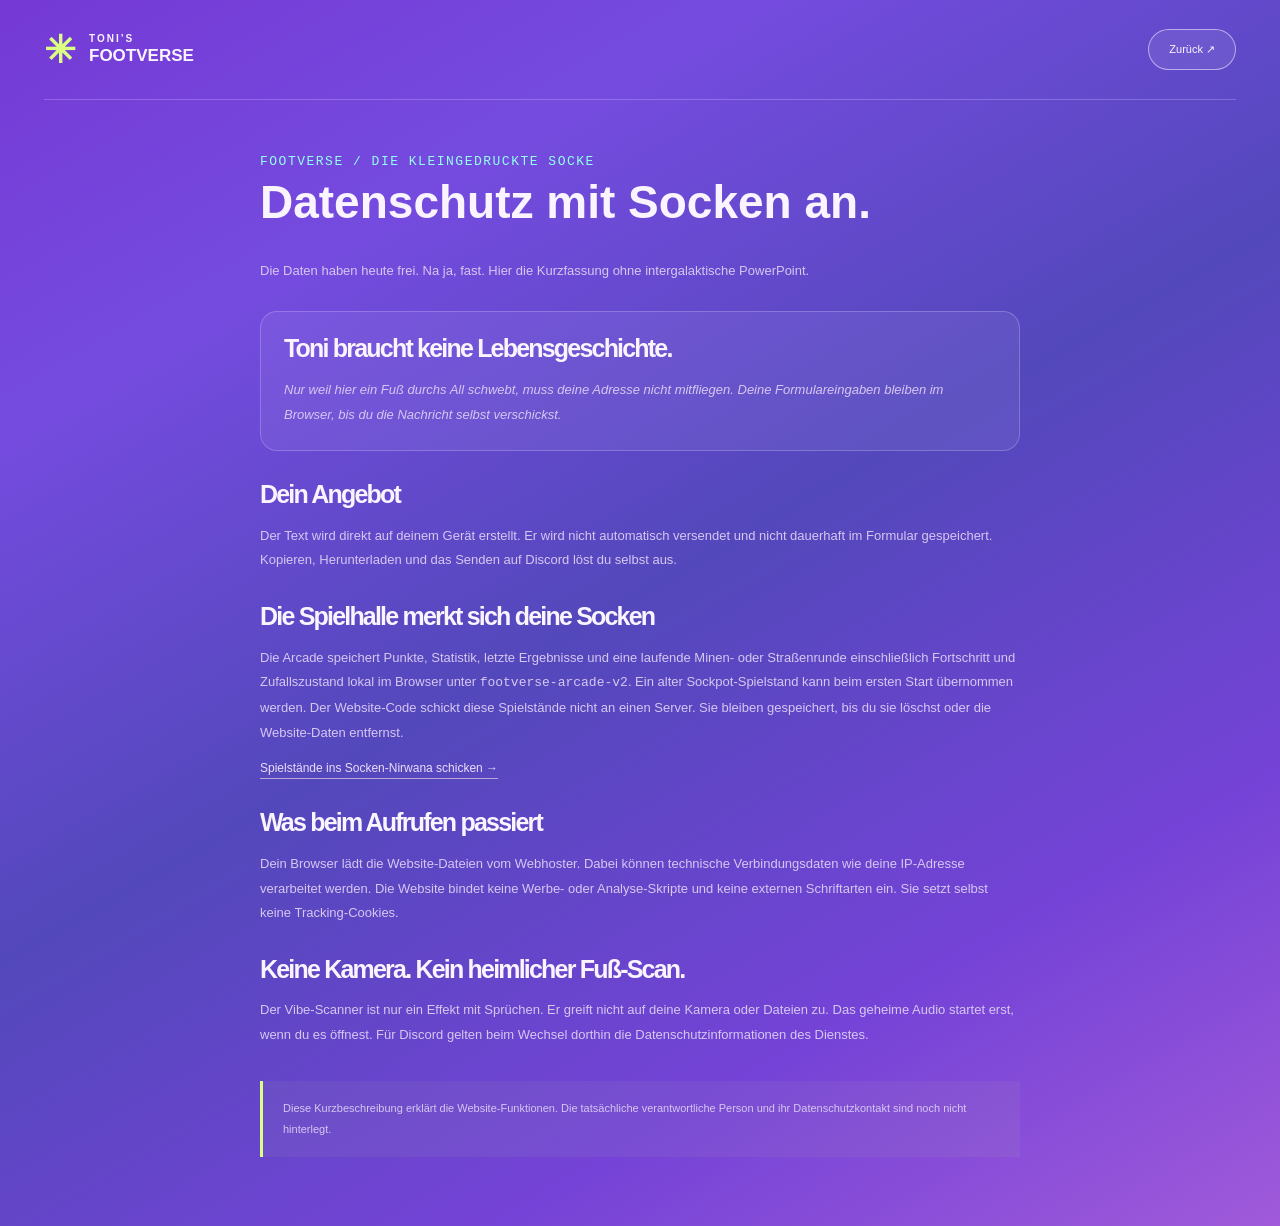
<file: datenschutz.html>
<!doctype html><html lang="de"><head><meta charset="utf-8"><meta name="viewport" content="width=device-width,initial-scale=1"><meta name="theme-color" content="#6338e6"><title>Datenschutz mit Socken an. — Toni’s Footverse</title><link rel="icon" href="assets/favicon.svg"><link rel="stylesheet" href="styles.css?v=10"><script src="config.js?v=10" defer></script><script src="legal.js?v=10" defer></script></head><body><header class="nav shell"><a class="logo" href="index.html"><span class="logo-symbol">✳</span><span>TONI’S<br><b>FOOTVERSE</b></span></a><a class="pill" href="index.html">Zurück ↗</a></header><main class="legal shell"><p class="micro">FOOTVERSE / DIE KLEINGEDRUCKTE SOCKE</p><h1>Datenschutz mit Socken an.</h1><p>Die Daten haben heute frei. Na ja, fast. Hier die Kurzfassung ohne intergalaktische PowerPoint.</p><div class="lore-box"><h2>Toni braucht keine Lebensgeschichte.</h2><p>Nur weil hier ein Fuß durchs All schwebt, muss deine Adresse nicht mitfliegen. Deine Formulareingaben bleiben im Browser, bis du die Nachricht selbst verschickst.</p></div><h2>Dein Angebot</h2><p>Der Text wird direkt auf deinem Gerät erstellt. Er wird nicht automatisch versendet und nicht dauerhaft im Formular gespeichert. Kopieren, Herunterladen und das Senden auf Discord löst du selbst aus.</p><h2>Die Spielhalle merkt sich deine Socken</h2><p>Die Arcade speichert Punkte, Statistik, letzte Ergebnisse und eine laufende Minen- oder Straßenrunde einschließlich Fortschritt und Zufallszustand lokal im Browser unter <code>footverse-arcade-v2</code>. Ein alter Sockpot-Spielstand kann beim ersten Start übernommen werden. Der Website-Code schickt diese Spielstände nicht an einen Server. Sie bleiben gespeichert, bis du sie löschst oder die Website-Daten entfernst.</p><button type="button" class="text-button" id="privacy-delete">Spielstände ins Socken-Nirwana schicken →</button><p id="privacy-status" class="legal-status" role="status" aria-live="polite"></p><h2>Was beim Aufrufen passiert</h2><p>Dein Browser lädt die Website-Dateien vom Webhoster. Dabei können technische Verbindungsdaten wie deine IP-Adresse verarbeitet werden. Die Website bindet keine Werbe- oder Analyse-Skripte und keine externen Schriftarten ein. Sie setzt selbst keine Tracking-Cookies.</p><h2>Keine Kamera. Kein heimlicher Fuß-Scan.</h2><p>Der Vibe-Scanner ist nur ein Effekt mit Sprüchen. Er greift nicht auf deine Kamera oder Dateien zu. Das geheime Audio startet erst, wenn du es öffnest. Für Discord gelten beim Wechsel dorthin die Datenschutzinformationen des Dienstes.</p><div class="operator-note"><p>Diese Kurzbeschreibung erklärt die Website-Funktionen. Die tatsächliche verantwortliche Person und ihr Datenschutzkontakt sind noch nicht hinterlegt.</p></div></main></body></html>
</file>
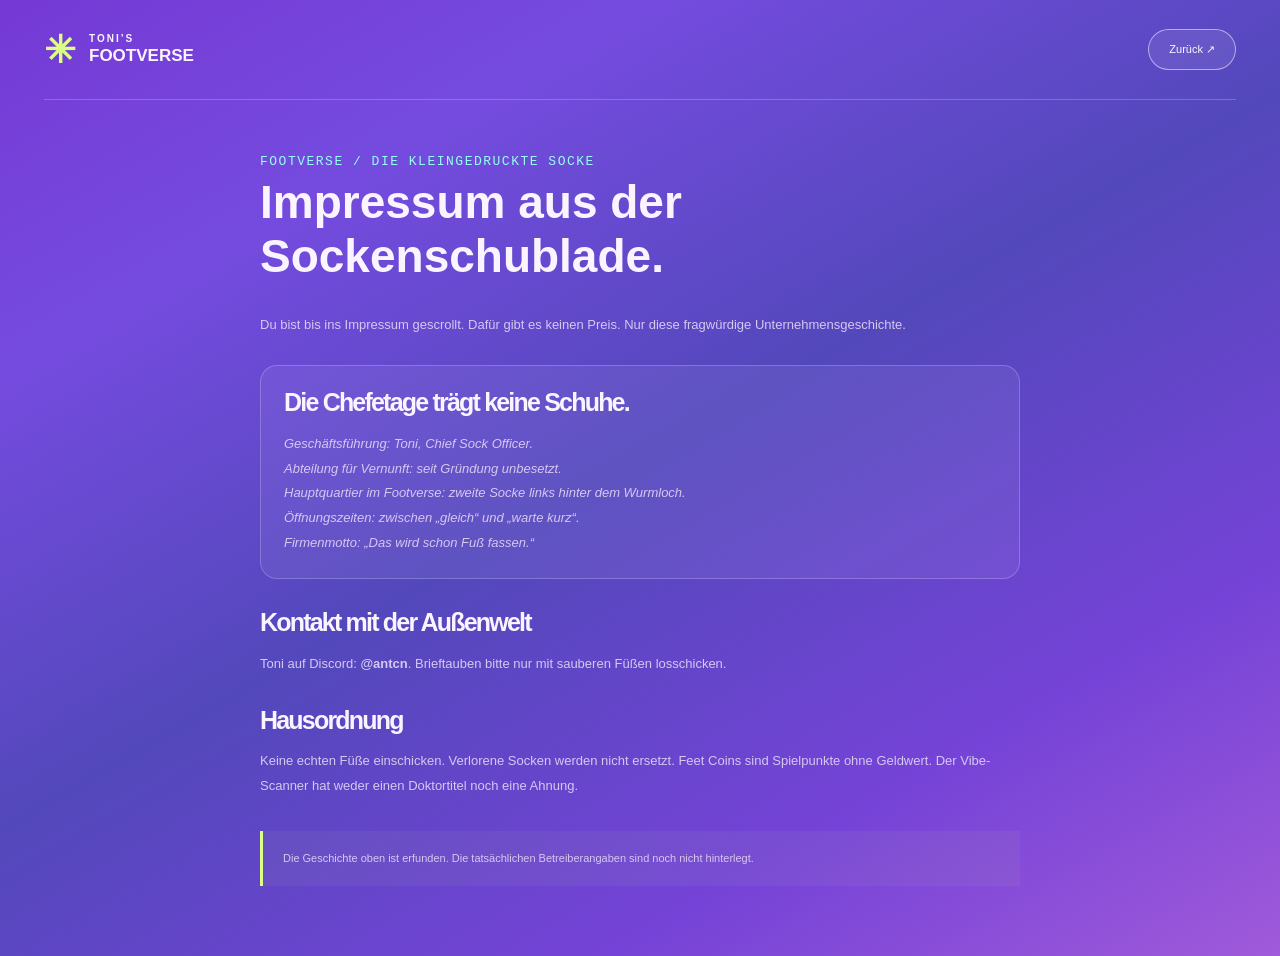
<file: impressum.html>
<!doctype html><html lang="de"><head><meta charset="utf-8"><meta name="viewport" content="width=device-width,initial-scale=1"><meta name="theme-color" content="#6338e6"><title>Impressum aus der Sockenschublade. — Toni’s Footverse</title><link rel="icon" href="assets/favicon.svg"><link rel="stylesheet" href="styles.css?v=10"><script src="config.js?v=10" defer></script><script src="legal.js?v=10" defer></script></head><body><header class="nav shell"><a class="logo" href="index.html"><span class="logo-symbol">✳</span><span>TONI’S<br><b>FOOTVERSE</b></span></a><a class="pill" href="index.html">Zurück ↗</a></header><main class="legal shell"><p class="micro">FOOTVERSE / DIE KLEINGEDRUCKTE SOCKE</p><h1>Impressum aus der Sockenschublade.</h1><p>Du bist bis ins Impressum gescrollt. Dafür gibt es keinen Preis. Nur diese fragwürdige Unternehmensgeschichte.</p><div class="lore-box"><h2>Die Chefetage trägt keine Schuhe.</h2><p>Geschäftsführung: Toni, Chief Sock Officer.<br>Abteilung für Vernunft: seit Gründung unbesetzt.<br>Hauptquartier im Footverse: zweite Socke links hinter dem Wurmloch.<br>Öffnungszeiten: zwischen „gleich“ und „warte kurz“.<br>Firmenmotto: „Das wird schon Fuß fassen.“</p></div><h2>Kontakt mit der Außenwelt</h2><p>Toni auf Discord: <strong class="discord-name">@antcn</strong>. Brieftauben bitte nur mit sauberen Füßen losschicken.</p><h2>Hausordnung</h2><p>Keine echten Füße einschicken. Verlorene Socken werden nicht ersetzt. Feet Coins sind Spielpunkte ohne Geldwert. Der Vibe-Scanner hat weder einen Doktortitel noch eine Ahnung.</p><div class="operator-note"><p>Die Geschichte oben ist erfunden. Die tatsächlichen Betreiberangaben sind noch nicht hinterlegt.</p></div></main></body></html>
</file>
<file: styles.css>
@charset "UTF-8";
:root{--ink:#f9f4ff;--muted:#d6c7f1;--violet:#6534d4;--cyan:#94fff2;--acid:#dbff85;--line:#e7d9ff40;font-family:Arial,Helvetica,sans-serif;color:var(--ink);background:#7444dc;color-scheme:dark}*{box-sizing:border-box}html{scroll-behavior:smooth;scroll-padding-top:25px}body{margin:0;isolation:isolate;background:linear-gradient(150deg,#7539d5 0%,#754bdf 22%,#5348bb 49%,#7543d7 77%,#a05ada 100%);overflow-x:clip}button,input,textarea,select{font:inherit}button,a,summary{touch-action:manipulation}button{cursor:pointer;color:inherit;background:none}a{color:inherit;text-decoration:none}h1,h2,h3,p{margin:0}input,select,textarea{min-width:0}button:focus-visible,a:focus-visible,summary:focus-visible,input:focus-visible,textarea:focus-visible,select:focus-visible{outline:3px solid var(--acid);outline-offset:5px}[hidden]{display:none!important}button:disabled{cursor:wait}.shell{width:min(1320px,calc(100% - 88px));margin-inline:auto}.micro{font:9px/1.6 'Courier New',monospace;letter-spacing:1.5px}.skip{position:fixed;top:-90px;left:15px;z-index:99;padding:14px;background:var(--acid);color:#453076}.skip:focus{top:10px}.aurora{position:absolute;z-index:-1;inset:0 0 auto;height:950px;overflow:hidden;pointer-events:none}.aurora i{position:absolute;border-radius:50%;filter:blur(90px);opacity:.55;animation:drift 16s ease-in-out infinite alternate}.aurora i:nth-child(1){width:600px;height:500px;left:-200px;top:100px;background:#f597ff}.aurora i:nth-child(2){width:600px;height:600px;right:-150px;top:150px;background:#65d4fa;animation-delay:-5s}.aurora i:nth-child(3){width:450px;height:400px;right:25%;top:-200px;background:#7445ff;animation-delay:-10s}.starfield{position:absolute;inset:0 0 auto;height:1100px;pointer-events:none;z-index:-1;opacity:.35;background-image:radial-gradient(#fff 1px,transparent 1.5px),radial-gradient(#fff .6px,transparent 1px);background-size:93px 103px,47px 67px;background-position:8px 39px,61px 11px;mask-image:linear-gradient(#fff,transparent)}.nav{display:flex;align-items:center;justify-content:space-between;gap:20px;height:100px;border-bottom:1px solid var(--line)}.logo{display:flex;align-items:center;gap:11px;font-size:10px;line-height:1.25;font-weight:800;letter-spacing:2px}.logo b{font-size:17px;letter-spacing:0}.logo-symbol{font-size:38px;color:var(--acid);line-height:1}.logo small{align-self:flex-start;font:8px 'Courier New',monospace;letter-spacing:0;padding:5px 7px;margin-top:2px;border:1px solid #f2e2ff60;border-radius:20px;color:var(--cyan)}.nav nav{display:flex;align-items:center;gap:28px;font-size:12px}.fx-button{border:0;font:10px 'Courier New',monospace;padding:8px}.fx-button span{color:var(--cyan);margin-left:6px}.pill{border:1px solid #f2e7ff99;border-radius:50px;padding:13px 20px;background:#e9dcff18;font-size:11px}.pill span{margin-left:14px}.pill:hover{background:#f4ddff33}.hero{position:relative;display:grid;grid-template-columns:1fr 1fr;gap:35px;padding:67px 0 22px;align-items:center}.status-chip{display:inline-flex;align-items:center;gap:10px;border:1px solid #e8daff80;background:#ded5ff20;border-radius:30px;padding:9px 13px;color:var(--cyan);font:9px 'Courier New',monospace;letter-spacing:1px}.status-chip>span{color:var(--acid);font-size:15px;line-height:12px}.hero h1{font-size:clamp(58px,6.7vw,95px);font-weight:900;line-height:.93;letter-spacing:-5px;margin:25px 0 26px}.hero h1>span{-webkit-text-stroke:1.5px #efe7ff;color:transparent}.hero h1 em{font-style:italic;color:var(--acid);text-shadow:0 0 35px #d9ff9c35;letter-spacing:-6px}.hero-text{font-size:15px;line-height:1.65;color:#f0e5ff}.hero-text b{font-size:12px;font-weight:400;color:var(--muted)}.hero-buttons{display:flex;align-items:center;gap:24px;margin-top:25px}.neon-button{display:inline-flex;align-items:center;justify-content:center;gap:27px;padding:17px 24px;min-height:52px;border:1px solid #dcffb0;border-radius:10px;background:var(--acid);color:#473184;font-size:13px;font-weight:800;box-shadow:0 0 25px #c7ff8230,0 5px 0 #3c38702e;transition:transform .2s,box-shadow .2s}.neon-button:hover{transform:translateY(-3px);box-shadow:0 0 37px #c7ff8270,0 7px 0 #3c387025}.ghost-link{font-size:11px;color:#e6d6fa}.ghost-link:hover{color:var(--cyan)}.hero-micro{color:#cdbbea;margin-top:21px;font-size:8px;letter-spacing:1px}.chamber{position:relative;min-width:0;height:510px;border:1px solid #dbf3ff70;border-radius:90px 28px 70px 28px;background:linear-gradient(140deg,#c4b8ff35,#83efeb25 46%,#9b8bee0d);box-shadow:inset 0 0 70px #a4f0ff1c,0 25px 80px #422f883a;transform:rotate(2deg);perspective:700px}.chamber-label{display:flex;justify-content:space-between;position:absolute;left:43px;right:25px;top:23px;color:#d8fcff;font-size:8px;letter-spacing:.6px}.orbit{position:absolute;left:7%;top:13%;width:86%;height:60%;border:1px solid #b7ffffa0;border-radius:50%;pointer-events:none}.orbit-one{transform:rotate(-28deg);box-shadow:0 0 15px #b8fffc18}.orbit-two{transform:rotate(35deg);border-color:#eafcc957;top:18%}.orbit-one:after{content:'✦';position:absolute;right:2%;top:20%;color:var(--cyan);font-size:27px;filter:drop-shadow(0 0 10px #9fffdc)}.planet{position:absolute;width:255px;height:255px;left:50%;top:40%;transform:translate(-50%,-50%);background:radial-gradient(circle at 27% 25%,#f8ceff90,#cbf5ff25 40%,#d8ddff0a 65%);border:1px solid #cffbff40;border-radius:50%;box-shadow:inset -20px -20px 40px #6562c81c,0 0 50px #d7e5ff30}.hologram{position:absolute;inset:62px 0 100px;display:grid;place-items:center;animation:float 5s ease-in-out infinite}.mega-foot{display:block;font-family:'Apple Color Emoji','Segoe UI Emoji','Noto Color Emoji',sans-serif;font-size:225px;filter:drop-shadow(5px 12px 0 #a5caff38) drop-shadow(0 0 40px #dfcaff75);transform:rotate(-24deg);line-height:1.25;z-index:2}.foot-shadow{position:absolute;width:50%;height:30px;border-radius:50%;background:#81f9ee55;filter:blur(16px);bottom:0;transform:rotate(-9deg)}.bubble{position:absolute;border:1px solid #f3ecff9c;background:#c6c1ff45;backdrop-filter:blur(20px);padding:13px 17px;border-radius:15px;font-size:11px;box-shadow:0 8px 20px #50319520;z-index:3;animation:float 6s ease-in-out infinite}.bubble span{margin-right:6px}.bubble-a{right:-20px;top:102px;transform:rotate(7deg);color:var(--cyan);animation-delay:-2s}.bubble-b{left:-35px;top:230px;font:10px 'Courier New',monospace;color:var(--acid);transform:rotate(-8deg);animation-delay:-4s}.bubble-c{bottom:107px;right:-14px;font-size:10px;line-height:1.7;transform:rotate(-5deg);padding:12px 15px}.bubble-c b{font-weight:600}.crosshair{position:absolute;color:#bbfff8;font-size:25px;font-weight:200;opacity:.7}.cross-a{left:32px;top:115px}.cross-b{right:31px;top:255px}.reactor-controls{position:absolute;left:25px;right:25px;bottom:23px;display:flex;align-items:center;justify-content:space-between;gap:15px;padding-top:16px;border-top:1px solid #edffff50}.reactor-controls p{font:10px/1.6 'Courier New',monospace;color:#ddfff7;max-width:250px}.reactor-controls button{border:1px solid #affff59c;color:#ccfffc;background:#a5ffff15;border-radius:8px;padding:12px;font:9px 'Courier New',monospace;white-space:nowrap;letter-spacing:.7px}.reactor-controls button:hover{background:#a5ffff35}.reactor-controls button span{font-size:18px;vertical-align:middle;margin-right:6px}.scan-beam{position:absolute;inset:20% 6% auto;height:2px;background:var(--acid);box-shadow:0 0 24px 5px #d3ff85a0;opacity:0;z-index:4}.scanning .scan-beam{animation:scan 1.1s ease-in-out 1}.hero-caption{grid-column:1/-1;display:flex;justify-content:space-between;border-top:1px solid var(--line);padding:23px 0 0;margin-top:20px;color:#d8c6ed}.hero-caption .micro{font-size:8px}.scroll-indicator{font:8px 'Courier New',monospace;letter-spacing:1px}.ticker{background:var(--acid);color:#603aa8;margin-top:23px;padding:15px 0;overflow:hidden;transform:rotate(-1.2deg);width:100%;font-size:15px;font-weight:900;letter-spacing:2px;line-height:1.3}.ticker>div{white-space:nowrap;display:block;width:max-content;animation:ticker 28s linear infinite}.drops{padding:79px 0 67px}.section-title{display:flex;justify-content:space-between;align-items:flex-end;gap:30px;margin-bottom:33px}.section-title .micro{color:var(--cyan);margin-bottom:17px}h2{font-size:43px;line-height:1.06;letter-spacing:-1.8px;font-weight:800}h2 em{font-style:italic;color:#befff0;font-weight:800}.section-title>p{font-size:12px;line-height:1.8;color:var(--muted)}.drop-grid{display:grid;grid-template-columns:repeat(3,minmax(0,1fr));gap:22px}.drop-card{position:relative;display:flex;flex-direction:column;text-align:left;border:1px solid #dbd8ff75;border-radius:25px;padding:22px;background:linear-gradient(155deg,#e8c6ff35,#ccbaff0a);min-width:0;overflow:hidden;transition:transform .25s,box-shadow .25s}.drop-card:hover{transform:translateY(-8px) rotate(-1deg);box-shadow:0 18px 35px #3c24883b;border-color:var(--cyan)}.drop-card.socks{background:linear-gradient(150deg,#83ffe63a,#bdd9ff0b)}.drop-card.mystery{background:linear-gradient(145deg,#edafff35,#f0c8ff08)}.drop-code{display:flex;justify-content:space-between;font-size:8px;color:#dfd5f6;letter-spacing:1px}.drop-code>span{font-size:17px;line-height:12px}.drop-art{display:grid;place-items:center;position:relative;height:180px}.drop-emoji{font-family:'Apple Color Emoji','Segoe UI Emoji','Noto Color Emoji',sans-serif;font-size:112px;transform:rotate(-17deg);filter:drop-shadow(0 10px 30px #c4ddff4d);transition:transform .3s}.drop-card:hover .drop-emoji{transform:rotate(8deg) scale(1.06)}.mini-orbit{position:absolute;width:78%;height:48%;border:1px solid #d4fff870;border-radius:50%;transform:rotate(-17deg)}.star{position:absolute;color:var(--acid)}.s1{right:8%;top:30px;font-size:32px}.s2{left:10%;bottom:25px;font-size:22px;color:var(--cyan)}.drop-text{display:flex;flex-direction:column}.drop-text small{font:8px 'Courier New',monospace;letter-spacing:1.2px;color:var(--cyan);margin-bottom:11px}.drop-text strong{font-size:25px;letter-spacing:-.9px;line-height:1.1;margin-bottom:12px}.drop-text>span{font-size:12px;color:var(--muted);line-height:1.7}.drop-footer{display:flex;justify-content:space-between;align-items:center;border-top:1px solid var(--line);padding-top:17px;margin-top:24px;font-size:11px;color:var(--acid)}.drop-footer b{font-size:20px}.connection{display:grid;grid-template-columns:.9fr 1.1fr;gap:65px;padding-bottom:65px}.connection-heading{position:relative;padding-top:20px}.connection-heading .micro{color:#d4baf4;margin-bottom:18px;font-size:8px}.connection h2{font-size:49px}.huge-spark{position:absolute;bottom:0;right:40px;font-size:91px;color:#b7fce79c;transform:rotate(13deg)}.connection-steps article{display:flex;align-items:flex-start;gap:20px;padding:25px 0;border-bottom:1px solid var(--line)}.connection-steps article:first-child{border-top:1px solid var(--line)}.step-index{font:13px 'Courier New',monospace;color:var(--cyan);padding-top:3px}.connection-steps h3{font-size:17px;margin-bottom:9px;letter-spacing:-.4px}.connection-steps p{font-size:12px;line-height:1.8;color:var(--muted);max-width:350px}.connection-steps article>span:last-child{margin-left:auto;color:var(--acid);font-size:19px}.transmission{display:grid;grid-template-columns:.65fr 1.35fr;gap:50px;padding:40px 47px;border:1px solid #ead6ff80;border-radius:35px;background:linear-gradient(115deg,#aef2ff23,#efb3ff35);box-shadow:inset 0 0 70px #f6d5ff12}.transmission-art{position:relative;min-height:270px;display:grid;place-items:center}.toni-avatar{position:relative;width:137px;height:150px;border-radius:38%;border:1px solid #d7ffec;background:linear-gradient(145deg,#c7ffde,#a4d3ff);color:#6433be;font-size:102px;line-height:145px;font-weight:900;text-align:center;transform:rotate(-12deg);box-shadow:13px 13px 0 #9bd8ed25,0 0 50px #bfffdb40}.toni-avatar>span{position:absolute;font-size:41px;right:-12px;top:-63px;color:var(--acid);transform:rotate(10deg)}.avatar-orbit{position:absolute;width:95%;height:70%;border:1px dashed #b2fff58c;border-radius:50%;transform:rotate(-20deg)}.floating-chat{position:absolute;z-index:2;padding:10px 12px;border:1px solid #dcc9ffb0;border-radius:13px;background:#7c52cbaa;font-size:10px;backdrop-filter:blur(12px);white-space:nowrap}.chat-one{left:-11px;top:32px;transform:rotate(-7deg)}.chat-two{right:-12px;bottom:28px;transform:rotate(8deg);color:var(--acid)}.transmission-copy{padding:20px 0}.transmission-copy>.micro{color:var(--cyan);font-size:8px;margin-bottom:16px}.transmission-copy h2{font-size:39px}.transmission-copy>p:not(.micro){font-size:12px;line-height:1.9;color:var(--muted);margin:20px 0}.transmission-actions{display:flex;align-items:center;gap:19px;flex-wrap:wrap}.transmission-actions .neon-button{font-size:11px;padding:15px 18px}.handle-button{border:0;border-bottom:1px solid #d9c6ff;padding:8px 0;font-size:12px}.contact-notes{display:flex;flex-wrap:wrap;gap:18px;margin-top:23px;font-size:9px;color:#cbb5ec}.faq{display:grid;grid-template-columns:.65fr 1.35fr;gap:50px;padding-block:60px}.faq>.micro{color:var(--cyan);margin-top:18px;font-size:8px}.faq>div{border-top:1px solid var(--line)}details{border-bottom:1px solid var(--line)}summary{cursor:pointer;list-style:none;display:flex;align-items:center;justify-content:space-between;gap:20px;padding-block:20px;font-size:13px;font-weight:600}summary::-webkit-details-marker{display:none}summary span{font-size:23px;font-weight:400;color:var(--cyan)}details[open] summary span{transform:rotate(45deg)}details p{font-size:12px;line-height:1.9;color:var(--muted);padding:0 30px 23px 0}.ending{text-align:center;position:relative;border-top:1px solid var(--line);padding:45px 0 60px}.ending>.micro{color:#d6c0ec;font-size:9px}.ending h2{font-size:clamp(36px,5vw,65px);font-style:italic;letter-spacing:-3px;line-height:.99;margin:20px 0 28px}.ending h2>span{color:var(--acid)}.chaos-button{display:block;margin:20px auto 0;border:0;color:#e1cdef;font-size:10px;padding:8px}.chaos-button:hover{color:var(--acid)}.footer{border-top:1px solid var(--line);display:flex;align-items:center;justify-content:space-between;gap:20px;padding-block:27px 32px}.footer-logo{font-size:12px;font-weight:900;letter-spacing:-.3px}.footer>span{font-size:8px;color:#ceb5e5}.footer>div{display:flex;align-items:center;gap:22px;font-size:9px;color:#e8d5f8}.footer button{border:0;padding:0;font-size:9px}dialog{position:fixed;color:var(--ink);border:1px solid #d9bcffbd;border-radius:25px;padding:35px;background:linear-gradient(140deg,#784bd2,#6846b7);width:min(620px,calc(100% - 30px));max-height:calc(100dvh - 36px);overflow:auto;box-shadow:0 0 100px #aaceff30,0 20px 100px #43398170}dialog::backdrop{background:#453c8d9c;backdrop-filter:blur(12px)}body:has(dialog[open]){overflow:hidden}.close-dialog{position:absolute;right:17px;top:13px;font-size:28px;font-weight:300;border:0;padding:0 5px;line-height:1}.close-dialog:hover{color:var(--acid)}dialog .micro{color:var(--cyan);font-size:8px;margin-right:18px}dialog h2{font-size:36px;margin:17px 0 28px;letter-spacing:-1.5px}.form-row{display:grid;grid-template-columns:1fr 1fr;gap:18px}form label{display:block;font-size:11px;line-height:1.5;margin-bottom:18px}form small{font-size:9px;color:#d0bdeb;margin-left:4px}input:not([type=checkbox]),select,textarea{display:block;width:100%;padding:12px;margin-top:8px;border:1px solid #ccafe88a;border-radius:8px;color:var(--ink);background:#e0ccff15;font-size:12px;line-height:1.5}input::placeholder,textarea::placeholder{color:#c9b4e7}select{height:44px}select option{background:#7250be}textarea{resize:vertical}input:disabled{opacity:.4}.check-label{display:flex;align-items:center;gap:8px;font-size:11px;color:#d8c6f0}.check-label input{width:16px;height:16px;accent-color:var(--acid);flex:none}.offer-summary{display:flex;justify-content:space-between;gap:15px;align-items:center;border-top:1px solid var(--line);padding-block:18px}.offer-summary .micro{margin:0;font-size:8px}.offer-summary strong{font-size:12px;text-align:right;color:#e8ffd0}.full{width:100%;justify-content:space-between}.form-footnote{font-size:10px;text-align:center;color:#cbb7e8;margin-top:14px;line-height:1.6}.message-label{font-size:11px;color:#decbf5}#message{margin-top:13px;font-size:12px;line-height:1.8;background:#d0b4ff15}.message-actions{display:flex;gap:12px;margin-top:20px}.message-actions>*{flex:1;font-size:11px;padding:14px}.outline-button{display:inline-flex;align-items:center;justify-content:center;border:1px solid #cbb3ee;border-radius:10px;color:#ecdeff}.outline-button:hover{background:#ddc3ff28}.message-tools{display:flex;justify-content:space-between;gap:15px;margin-top:20px}.text-button{border:0;border-bottom:1px solid #bba4d8;padding:3px 0;font-size:10px;color:#ecddfa}.message-note{font-size:10px;line-height:1.7;color:#cdb8e5;margin:20px 0;border-top:1px solid var(--line);padding-top:14px}#audio-dialog{max-width:470px}audio{width:100%}#toast{position:fixed;bottom:25px;left:50%;transform:translateX(-50%);z-index:90;border:1px solid #d5ffd4;border-radius:14px;background:#d9ff9e;color:#553887;padding:14px 21px;font-size:12px;line-height:1.5;box-shadow:0 0 35px #c5ffd630;width:max-content;max-width:calc(100% - 32px)}#particle-layer{position:fixed;inset:0;pointer-events:none;z-index:40;overflow:hidden}.confetti{position:absolute;left:var(--x);bottom:-60px;font-size:var(--size);animation:confetti 2.8s ease-out forwards;animation-delay:var(--delay)}.legal{max-width:760px;padding-block:50px 70px}.legal h1{font-size:46px;margin-bottom:30px}.legal h2{font-size:25px;margin:30px 0 16px}.legal p{font-size:13px;line-height:1.9;color:var(--muted)}.legal a{text-decoration:underline}.legal .micro{color:var(--cyan)}.fx-off *,.fx-off *:before,.fx-off *:after{animation:none!important;transition:none!important}.fx-off .scan-beam{display:none}.fx-off .confetti{display:none}
@keyframes float{0%,100%{translate:0 0}50%{translate:0 -14px}}@keyframes drift{to{translate:75px 60px;scale:1.15}}@keyframes ticker{to{transform:translateX(-50%)}}@keyframes scan{0%{opacity:0;top:18%}15%{opacity:.8}85%{opacity:.8}100%{opacity:0;top:73%}}@keyframes confetti{0%{translate:0 0;opacity:0;rotate:0deg}15%{opacity:1}100%{translate:var(--dx) -100vh;opacity:0;rotate:var(--rotation)}}
@media(min-width:1600px){.hero h1{font-size:97px}}
@media(max-width:1150px){.shell{width:calc(100% - 64px)}.hero{gap:30px}.hero h1{font-size:77px;letter-spacing:-4px}.hero h1 em{letter-spacing:-5px}.chamber{height:475px}.mega-foot{font-size:190px}.planet{width:225px;height:225px}.bubble-b{left:-20px;top:220px;font-size:8px}.bubble-a{right:-12px;font-size:10px}.bubble-c{right:-10px;font-size:9px}.reactor-controls{left:21px;right:21px;gap:8px}.reactor-controls p{font-size:8px}.reactor-controls button{padding:10px 8px;font-size:8px}.drop-text strong{font-size:23px}.transmission{gap:30px;padding:30px}.transmission-copy h2{font-size:33px}.contact-notes{gap:12px;font-size:8px}.transmission-actions{gap:15px}.transmission-actions .neon-button{font-size:10px}.connection{gap:40px}}
@media(max-width:850px){.shell{width:calc(100% - 44px)}.nav{height:85px}.nav nav{gap:18px}.hero{padding-top:43px;gap:24px}.hero h1{font-size:61px;letter-spacing:-3px}.hero h1 em{letter-spacing:-3.5px}.status-chip{font-size:7px;padding:8px 10px;letter-spacing:.7px}.hero-text{font-size:13px}.hero-text b{font-size:10px}.hero-buttons{flex-wrap:wrap;gap:17px;margin-top:20px}.hero-buttons .neon-button{font-size:12px;padding:14px 19px;min-height:48px}.hero-micro{font-size:7px;letter-spacing:.4px}.chamber{height:430px;border-radius:60px 25px 50px 25px}.chamber-label{left:28px;right:19px;top:21px;font-size:6px}.mega-foot{font-size:168px}.planet{width:190px;height:190px}.bubble-a{font-size:9px;top:89px;padding:10px}.bubble-b{font-size:7px;padding:11px;top:206px;left:-18px}.bubble-c{font-size:8px;bottom:105px;padding:10px}.reactor-controls{display:block;bottom:16px;padding-top:10px}.reactor-controls p{font-size:8px;margin-bottom:8px}.reactor-controls button{width:100%;padding:6px}.hero-caption{margin-top:15px}.hero-caption .micro{font-size:7px}.scroll-indicator{font-size:7px;letter-spacing:.4px}.ticker{font-size:12px;padding:13px 0}.drops{padding-top:57px;padding-bottom:48px}h2{font-size:35px}.section-title{display:block}.section-title>p{margin-top:18px;font-size:11px}.section-title>p br{display:none}.drop-grid{gap:14px}.drop-card{padding:17px;border-radius:20px}.drop-art{height:148px}.drop-emoji{font-size:85px}.drop-text strong{font-size:20px}.drop-text small{font-size:6px;letter-spacing:.8px}.drop-text>span{font-size:10px}.drop-footer{font-size:9px;margin-top:19px}.drop-code{font-size:6px;letter-spacing:.5px}.drop-art .s1{font-size:25px}.connection{grid-template-columns:.8fr 1.2fr;gap:25px;padding-bottom:48px}.connection h2{font-size:39px}.connection-heading .micro{font-size:7px;letter-spacing:.6px}.connection-steps article{gap:12px;padding-block:20px}.connection-steps h3{font-size:15px}.connection-steps p{font-size:11px}.huge-spark{font-size:80px;right:25px;bottom:10px}.transmission{grid-template-columns:.7fr 1.3fr;gap:25px;padding:28px 25px}.transmission-copy h2{font-size:31px}.transmission-copy>p:not(.micro){font-size:11px}.transmission-art{min-height:250px}.toni-avatar{width:110px;height:120px;font-size:80px;line-height:115px;border-radius:35px}.floating-chat{font-size:8px;padding:9px}.chat-one{left:-11px;top:50px}.chat-two{right:-10px;bottom:49px}.faq{grid-template-columns:.7fr 1.3fr;gap:25px;padding-block:45px}.faq>.micro{font-size:7px;letter-spacing:.5px}summary{font-size:12px}details p{font-size:11px}.ending h2{font-size:46px}.footer{flex-wrap:wrap}.footer>span{margin-left:auto}.footer>div{width:100%;border-top:1px solid var(--line);padding-top:18px}}
@media(max-width:600px){.shell{width:calc(100% - 36px)}.nav{height:80px}.logo{gap:8px;font-size:8px;letter-spacing:1.3px}.logo b{font-size:13px}.logo-symbol{font-size:30px}.logo small{display:none}.nav nav>a{display:none}.nav nav{gap:10px}.fx-button{font-size:8px;padding:7px 0}.fx-button span{margin-left:3px}.pill{font-size:9px;padding:11px 12px}.pill span{margin-left:7px}.hero{grid-template-columns:1fr;padding-top:31px;gap:30px}.hero h1{font-size:clamp(52px,16vw,92px);letter-spacing:-4px;margin:22px 0}.hero h1 em{letter-spacing:-4.5px}.status-chip{font-size:8px;padding:9px 12px}.hero-text{font-size:14px}.hero-text b{font-size:11px}.hero-buttons{gap:24px}.hero-buttons .neon-button{font-size:12px;padding:16px 22px}.ghost-link{font-size:10px}.hero-micro{font-size:7px;letter-spacing:.7px;margin-top:17px}.chamber{height:420px;margin:6px 9px 0;transform:rotate(1deg)}.chamber-label{font-size:7px}.mega-foot{font-size:196px}.hologram{inset:46px 0 109px}.planet{width:225px;height:225px}.bubble-a{top:82px;right:-14px;font-size:10px}.bubble-b{top:215px;left:-14px;font-size:8px;padding:12px}.bubble-c{bottom:101px;right:-13px;font-size:9px}.reactor-controls{display:flex;gap:12px;bottom:17px;left:18px;right:18px;padding-top:15px}.reactor-controls p{font-size:8px;margin:0;max-width:180px}.reactor-controls button{width:auto;padding:10px 8px;font-size:8px}.hero-caption{margin-top:0;padding-top:19px;gap:15px}.hero-caption .micro{font-size:6px;letter-spacing:.5px}.scroll-indicator{font-size:6px;letter-spacing:.2px}.ticker{margin-top:9px;font-size:11px;letter-spacing:1px;padding-block:12px}.drops{padding-block:44px}.section-title{margin-bottom:24px}.section-title .micro{font-size:8px;letter-spacing:1px;margin-bottom:14px}.section-title h2{font-size:34px;letter-spacing:-1.5px;line-height:1.07}.section-title>p{font-size:11px;line-height:1.7;margin-top:15px}.drop-grid{grid-template-columns:1fr;gap:17px}.drop-card{display:grid;grid-template-columns:.8fr 1.2fr;gap:0 15px;padding:20px;border-radius:23px;align-items:center}.drop-code{grid-column:1/-1;margin-bottom:13px;font-size:7px}.drop-art{height:160px;grid-row:2;grid-column:1}.drop-emoji{font-size:84px}.mini-orbit{width:110%;height:45%}.s1{right:0;top:19px}.s2{left:0;bottom:20px}.drop-text{grid-row:2;grid-column:2}.drop-text small{font-size:7px;line-height:1.5;letter-spacing:.7px;margin-bottom:8px}.drop-text strong{font-size:23px;letter-spacing:-.9px;line-height:1.05}.drop-text>span{font-size:11px;line-height:1.7}.drop-text>span br{display:none}.drop-footer{grid-column:1/-1;margin-top:7px;font-size:11px;padding-top:14px}.connection{grid-template-columns:1fr;gap:27px;padding-bottom:42px}.connection-heading{padding-top:0}.connection-heading .micro{font-size:7px;letter-spacing:.8px;margin-bottom:13px}.connection h2{font-size:40px}.huge-spark{font-size:82px;right:14px;bottom:0}.connection-steps article{padding-block:22px;gap:18px}.connection-steps h3{font-size:16px}.connection-steps p{font-size:11px}.transmission{grid-template-columns:1fr;gap:0;padding:15px 22px 26px;border-radius:28px}.transmission-art{min-height:218px;width:min(260px,100%);margin:auto}.avatar-orbit{width:100%;height:75%}.toni-avatar{width:117px;height:124px;font-size:85px;line-height:120px}.chat-one{top:27px;left:-9px;font-size:9px}.chat-two{bottom:24px;right:-15px;font-size:9px}.transmission-copy{padding-top:8px;padding-bottom:0}.transmission-copy>.micro{font-size:7px;letter-spacing:.7px;margin-bottom:14px}.transmission-copy h2{font-size:33px;letter-spacing:-1.4px}.transmission-copy>p:not(.micro){font-size:11px;margin-block:18px}.transmission-copy>p br{display:none}.transmission-actions{gap:18px}.transmission-actions .neon-button{width:100%;font-size:11px;justify-content:space-between}.handle-button{font-size:11px}.contact-notes{gap:9px;font-size:8px;margin-top:19px}.faq{grid-template-columns:1fr;gap:20px;padding-block:38px}.faq>.micro{margin:0;font-size:8px;letter-spacing:1px}summary{font-size:12px;padding-block:19px}details p{font-size:11px}.ending{padding-top:32px;padding-bottom:34px}.ending h2{font-size:clamp(35px,8.5vw,50px);letter-spacing:-1.8px;line-height:1.03;margin:17px 0 23px}.ending .neon-button{font-size:11px;padding:15px 21px}.ending>.micro{font-size:8px}.chaos-button{font-size:10px}.footer{padding-block:24px;gap:16px}.footer-logo{font-size:10px}.footer>span{font-size:7px}.footer>div{font-size:9px;gap:21px}.footer button{font-size:9px}dialog{padding:26px 20px;border-radius:20px}dialog h2{font-size:31px;margin:16px 0 24px}dialog .micro{font-size:7px;letter-spacing:.8px}.form-row{gap:12px}form label{font-size:10px;margin-bottom:16px}form small{font-size:8px;margin-left:1px}input:not([type=checkbox]),textarea{font-size:16px;padding:11px 9px}input::placeholder,textarea::placeholder{font-size:11px}select{font-size:12px;padding-inline:8px}.check-label{font-size:10px;line-height:1.5;gap:7px}.offer-summary strong{font-size:11px}.offer-summary .micro{font-size:7px}.full{font-size:12px;gap:15px}.form-footnote{font-size:9px}.message-actions{flex-direction:column}.message-actions>*{min-height:47px}.message-tools{flex-wrap:wrap;gap:14px}.message-note{font-size:9px}.message-label{font-size:10px}#message{font-size:12px}.legal{padding-block:35px}.legal h1{font-size:36px}.legal h2{font-size:24px}.legal p{font-size:12px}}
@media(prefers-reduced-motion:reduce){html{scroll-behavior:auto}*,*:before,*:after{animation:none!important;transition:none!important}.confetti{display:none}.scan-beam{display:none}}
.lore-box{padding:23px;border:1px solid var(--line);border-radius:17px;background:#d1c8ff17;margin:28px 0}.lore-box h2{margin-top:0}.lore-box p{font-style:italic}.operator-note{padding:17px 20px;border-left:3px solid var(--acid);background:#d9ff850d;margin-top:33px}.operator-note p{font-size:11px}.legal .text-button{font-size:12px;margin-top:13px}.legal .legal-status{margin-top:15px;color:var(--acid);font-size:11px}
@media(max-width:600px){.legal .lore-box{padding:18px}.operator-note{padding:14px}}
</file>
<file: casino.css>
/* Shared Footverse palette. All arcade styles stay inside this section. */
.arcade-app{--arc-ink:#f9f4ff;--arc-muted:#e1d4f7;--arc-cyan:#94fff2;--arc-acid:#dbff85;--arc-line:#e7d9ff40;font-family:Arial,Helvetica,sans-serif;color:var(--arc-ink);color-scheme:dark}
.arcade-app *{box-sizing:border-box}
.arcade-app h2,.arcade-app h3,.arcade-app p{margin:0}
.arcade-app button,.arcade-app a,.arcade-app summary{touch-action:manipulation}
.arcade-app button{font:inherit;cursor:pointer;color:inherit}
.arcade-app button:disabled{cursor:not-allowed;opacity:.45}
.arcade-app a{color:inherit;text-decoration:none}
.arcade-app button:focus-visible,.arcade-app a:focus-visible,.arcade-app summary:focus-visible{outline:3px solid var(--arc-acid);outline-offset:5px}
.arcade-app [hidden]{display:none!important}
.arcade-app.arcade-embedded{padding:0;margin-block:10px 65px;scroll-margin-top:25px}
.arcade-app .arcade-header{display:flex;align-items:center;justify-content:space-between;gap:20px;padding:24px 0;border-block:1px solid var(--arc-line)}
.arcade-app .arcade-brand{display:flex;align-items:center;gap:12px}
.arcade-app .arcade-brand>span{font-size:36px;color:var(--arc-acid);line-height:1}
.arcade-app .arcade-brand b{font-size:18px;letter-spacing:1px}
.arcade-app .arcade-brand small{display:block;font:8px/1.5 'Courier New',monospace;letter-spacing:1.1px;color:var(--arc-cyan);margin-top:6px}
.arcade-app .header-actions{display:flex;align-items:center;gap:22px;font-size:11px}
.arcade-app .header-actions button{border:1px solid #e7d9ff66;border-radius:30px;padding:11px 15px;background:#e9dcff18;font:10px 'Courier New',monospace}
.arcade-app .header-actions button:hover{background:#f4ddff33}
.arcade-app .arcade-title{display:flex;align-items:center;justify-content:space-between;gap:30px;padding:36px 0 32px}
.arcade-app .eyebrow{font:9px/1.6 'Courier New',monospace;letter-spacing:1.5px;color:var(--arc-cyan)}
.arcade-app .arcade-title .eyebrow{margin-bottom:15px;font-size:8px}
.arcade-app .arcade-title h2{font-size:clamp(34px,4.1vw,55px);line-height:1.04;letter-spacing:-2.1px;font-weight:800}
.arcade-app .arcade-title h2 span{color:var(--arc-acid);font-style:italic}
.arcade-app .arcade-intro{margin-top:19px;font-size:12px;line-height:1.8;color:var(--arc-muted)}
.arcade-app .feetcoin-emblem{width:126px;height:126px;flex:none;margin-right:35px;border:1px solid #d7ffbc;border-radius:50%;background:linear-gradient(135deg,#d8ffbb47,#a0f7ef18);box-shadow:inset 0 0 35px #a7ffd62b,7px 7px 0 #c9ffa321,0 0 40px #d7ff9e12;display:flex;align-items:center;justify-content:center;flex-direction:column;position:relative;transform:rotate(12deg)}
.arcade-app .feetcoin-emblem:before{content:'';position:absolute;inset:-18px -31px;border:1px solid #b7ffff80;border-radius:50%;transform:rotate(-40deg);pointer-events:none}
.arcade-app .feetcoin-emblem>span{font-size:60px;line-height:1.15}
.arcade-app .feetcoin-emblem small{font:8px 'Courier New',monospace;letter-spacing:1.2px;color:var(--arc-acid);margin-top:7px}
.arcade-app .wallet{display:flex;align-items:center;gap:27px;padding:24px 27px;border:1px solid #d8faff70;border-radius:22px;background:linear-gradient(115deg,#aef2ff26,#efb3ff1a);box-shadow:inset 0 0 40px #ccefff0a}
.arcade-app .balance-block{margin-right:auto;min-width:0}
.arcade-app .balance-block>span,.arcade-app .wallet-stat>span{display:block;font:8px/1.5 'Courier New',monospace;letter-spacing:1px;color:var(--arc-muted);margin-bottom:9px}
.arcade-app .balance-block strong{font-size:37px;line-height:1.2;letter-spacing:-1.4px;font-variant-numeric:tabular-nums;overflow-wrap:anywhere}
.arcade-app .balance-block small{display:inline-block;font-size:13px;font-weight:500;color:var(--arc-acid);letter-spacing:0}
.arcade-app #refill{background:#e1ffb317;border:1px solid #d6ff958a;border-radius:10px;padding:12px 19px;font-size:17px;font-weight:800;color:var(--arc-acid);line-height:1.3;flex:none}
.arcade-app #refill:hover:not(:disabled){background:#d6ff952e}
.arcade-app #refill small{display:block;font-weight:400;font-size:9px;margin-top:4px;color:var(--arc-ink)}
.arcade-app .wallet-stat{padding-left:24px;border-left:1px solid var(--arc-line);min-width:0}
.arcade-app .wallet-stat b{font-size:20px;line-height:1.4;font-variant-numeric:tabular-nums;overflow-wrap:anywhere}
.arcade-app #best{font-size:14px;color:var(--arc-cyan)}
.arcade-app .credit-note{display:flex;justify-content:space-between;gap:18px;font-size:9px;line-height:1.7;color:var(--arc-muted);margin:13px 2px 28px}
.arcade-app .credit-note span{flex:none}
.arcade-app .arcade-layout{display:grid;grid-template-columns:minmax(0,1fr);gap:18px}
.arcade-app .game-nav{display:grid;grid-template-columns:repeat(5,minmax(0,1fr));gap:10px;min-width:0}
.arcade-app .game-nav>button{display:flex;align-items:center;gap:12px;min-width:0;border:1px solid #ddceff55;background:#ddd0ff12;border-radius:13px;padding:19px 14px;text-align:left;transition:background .18s,border-color .18s,transform .18s}
.arcade-app .game-nav>button:hover:not(:disabled){background:#e4d5ff29;transform:translateY(-2px)}
.arcade-app .game-nav>button[aria-pressed=true]{background:#dfffaa22;border-color:var(--arc-acid);box-shadow:inset 0 0 25px #dbff8510}
.arcade-app .game-nav>button>span{font-size:27px;line-height:1;flex:none;color:var(--arc-acid)}
.arcade-app .game-nav>button b{font-size:12px;line-height:1.4}
.arcade-app .game-nav>button small{display:block;font-size:9px;font-weight:400;color:var(--arc-muted);margin-top:4px;line-height:1.5}
.arcade-app .game-nav>button i{display:none}
.arcade-app .game-shell{display:grid;grid-template-columns:minmax(0,1.45fr) minmax(260px,1fr);gap:24px 30px;min-width:0;border:1px solid #e5d5ff73;border-radius:28px;padding:28px;background:linear-gradient(135deg,#e7d6ff1a,#7adbdc12);box-shadow:inset 0 0 65px #b9dfff09,0 18px 50px #3823761a;align-items:start}
.arcade-app .game-heading{grid-column:1/-1;display:flex;justify-content:space-between;align-items:center;gap:20px}
.arcade-app .game-heading .eyebrow{font-size:8px;margin-bottom:9px;display:block}
.arcade-app .game-heading h2{font-size:27px;letter-spacing:-1px;line-height:1.15}
.arcade-app .ready-dot{font:8px/1.4 'Courier New',monospace;color:var(--arc-acid);letter-spacing:.7px;white-space:nowrap;background:#e4ffb112;border:1px solid #d4ff8c66;border-radius:20px;padding:9px 11px}
.arcade-app .game-body{grid-column:1/-1;display:grid;grid-template-columns:minmax(0,1.45fr) minmax(260px,1fr);gap:30px;align-items:start;min-width:0}
.arcade-app .game-panel{display:flex;flex-direction:column;gap:22px;min-width:0}
.arcade-app .game-visual{min-width:0;min-height:355px;align-self:stretch;padding:28px 23px;border:1px solid #d4eaff66;border-radius:20px;background:radial-gradient(ellipse at 50% 40%,#b3eaff28,transparent 70%),linear-gradient(135deg,#b6a3ff18,#a5edec13);position:relative;overflow:hidden;display:flex;flex-direction:column;justify-content:center;align-items:center}
.arcade-app .visual-caption{font-size:11px;color:var(--arc-muted);line-height:1.6;text-align:center;margin-top:25px;max-width:330px}
.arcade-app .slots-marquee{font-size:25px;font-weight:900;font-style:italic;color:var(--arc-acid);letter-spacing:5px;margin-bottom:28px;text-shadow:0 0 25px #e2ff9c35}
.arcade-app .slots-marquee span{color:var(--arc-cyan);letter-spacing:0}
.arcade-app .reels{display:grid;grid-template-columns:repeat(3,minmax(0,1fr));gap:12px;width:min(490px,100%);padding:12px;border:1px solid #dcfbffbb;border-radius:20px;background:#deceff20;box-shadow:0 0 28px #a3fff215,inset 0 1px 0 #fff5;position:relative}
.arcade-app .reels:after{content:'';position:absolute;inset:50% 3px auto;height:1px;background:#d8ff942b;pointer-events:none}
.arcade-app .reel{--reel-height:120px;position:relative;height:var(--reel-height);border-radius:11px;border:1px solid #e4e0ff80;background:linear-gradient(#cbb9ef88,#ecddffc9 40%,#ecddffc9 60%,#cbb9ef88);overflow:hidden}
.arcade-app .reel-strip{position:absolute;inset:0 0 auto;will-change:transform}
.arcade-app .reel-symbol{font-family:'Apple Color Emoji','Segoe UI Emoji','Noto Color Emoji',sans-serif;font-size:65px;height:var(--reel-height);display:flex;align-items:center;justify-content:center;flex:none;line-height:1}
.arcade-app .reel:after{content:'';position:absolute;inset:0;pointer-events:none;background:linear-gradient(#6145b34d,transparent 29%,transparent 71%,#6145b34d);border-radius:inherit}
.arcade-app .reel.spinning .reel-symbol{filter:blur(.35px)}
.arcade-app .reel:not(.spinning){border-color:#d3ffbbc4}
.arcade-app .result-bar{background:#d9c7ff14;border:1px solid var(--arc-line);color:var(--arc-muted);min-height:78px;border-radius:12px;padding:16px 18px;font-size:12px;line-height:1.8;overflow-wrap:anywhere}
.arcade-app .result-bar.positive{background:#d6ff951f;border-color:#d6ff957a;color:#edffc9}
.arcade-app .result-bar.neutral{background:#dac8ff17;color:var(--arc-muted)}
.arcade-app .bet-controls{display:flex;flex-direction:column;gap:20px;min-width:0}
.arcade-app .bet-group{width:100%}
.arcade-app .bet-group>span{display:block;font:9px 'Courier New',monospace;color:var(--arc-cyan);letter-spacing:1.2px;margin-bottom:12px}
.arcade-app .bet-group>div{display:grid;grid-template-columns:repeat(4,minmax(0,1fr));gap:9px}
.arcade-app .bet-group button{background:#e3ceff18;border:1px solid #e1d1ff70;border-radius:9px;padding:14px 6px;font-size:13px;min-width:0}
.arcade-app .bet-group button:hover:not(:disabled){background:#e3ceff30}
.arcade-app .bet-group button[aria-pressed=true]{border-color:var(--arc-cyan);color:var(--arc-cyan);background:#94fff21a;font-weight:700}
.arcade-app .play-button{width:100%;border:1px solid #dcffb0;background:var(--arc-acid);color:#473184;border-radius:10px;min-height:55px;padding:16px 18px;font-size:14px;font-weight:800;box-shadow:0 0 25px #c7ff8230,0 5px 0 #3c38702e;transition:transform .18s,box-shadow .18s}
.arcade-app .play-button:hover:not(:disabled){transform:translateY(-2px);box-shadow:0 0 35px #c7ff8250,0 7px 0 #3c387025}
.arcade-app .play-button.collect{background:var(--arc-cyan);border-color:#cafff8}
.arcade-app .cancel-mine{align-self:flex-end;border:0;border-bottom:1px solid #d1bcee;background:none;padding:3px 0;font-size:10px;color:var(--arc-muted)}
.arcade-app .rules{width:100%;border-top:1px solid var(--arc-line);border-bottom:0}
.arcade-app .rules summary{cursor:pointer;list-style:none;display:flex;justify-content:space-between;gap:12px;padding:15px 0 0;font-size:11px;font-weight:400;color:var(--arc-muted)}
.arcade-app .rules summary::-webkit-details-marker{display:none}
.arcade-app .rules summary>span{font-size:21px;line-height:1;color:var(--arc-cyan)}
.arcade-app .rules[open] summary>span{transform:rotate(45deg)}
.arcade-app .rules p{font-size:11px;line-height:1.8;color:var(--arc-muted);margin-top:13px;padding:0}
.arcade-app .rules p strong{font-weight:600;color:var(--arc-ink)}
.arcade-app .history{margin:28px 0 0;padding:26px 0 0;border-top:1px solid var(--arc-line)}
.arcade-app .history>header{display:flex;justify-content:space-between;align-items:center;gap:20px;margin-bottom:18px}
.arcade-app .history h2{font-size:23px;letter-spacing:-.6px;margin-top:7px}
.arcade-app .history header button{font-size:10px;color:var(--arc-muted);background:#d6beff10;border:1px solid #d5bfff66;border-radius:30px;padding:11px 16px}
.arcade-app .history-table{overflow:auto;border:1px solid var(--arc-line);border-radius:13px;background:#d7c1ff0b}
.arcade-app table{width:100%;border-collapse:collapse;white-space:nowrap}
.arcade-app th{font:9px 'Courier New',monospace;text-align:left;color:var(--arc-cyan);padding:15px 17px;border-bottom:1px solid var(--arc-line);background:#e3d0ff0c}
.arcade-app td{padding:15px 17px;font-size:11px;color:var(--arc-muted);border-bottom:1px solid #e2caff21}
.arcade-app tr:last-child td{border-bottom:0}
.arcade-app th:nth-last-child(-n+3),.arcade-app td:nth-last-child(-n+3){text-align:right}
.arcade-app .positive-text{color:var(--arc-acid);font-weight:600}
.arcade-app .muted-text{color:var(--arc-muted)}
.arcade-app .storage-note{font-size:9px;color:var(--arc-muted);margin-top:14px;line-height:1.7}
.arcade-app .wheel-wrap{position:relative;margin-block:5px 0}
.arcade-app .wheel{position:relative;width:244px;height:244px;border:7px solid #d4c2ff;border-radius:50%;background:conic-gradient(from -22.5deg,#b0a0e7 0deg 45deg,#dbff85 45deg 90deg,#b0a0e7 90deg 135deg,#94fff2 135deg 180deg,#b0a0e7 180deg 225deg,#dbff85 225deg 270deg,#b0a0e7 270deg 315deg,#edc1ff 315deg 360deg);box-shadow:0 7px 0 #ab8bde66,0 0 35px #b6fff21c,inset 0 0 0 3px #f5f1fa77;transition:transform 1.5s cubic-bezier(.12,.65,.14,1)}
.arcade-app .wheel>span{position:absolute;left:50%;top:50%;width:40px;margin-left:-20px;margin-top:-10px;text-align:center;font-size:16px;font-weight:800;color:#493078;transform:rotate(calc(var(--i)*45deg)) translateY(-85px) rotate(calc(var(--i)*-45deg));line-height:20px}
.arcade-app .wheel>b{position:absolute;left:50%;top:50%;transform:translate(-50%,-50%);width:51px;height:51px;border:3px solid #dfcfff;border-radius:50%;display:grid;place-items:center;background:#7853bd;color:var(--arc-acid);font-size:28px;font-style:italic}
.arcade-app .wheel-pointer{position:absolute;top:-8px;left:50%;transform:translateX(-50%);z-index:2;width:0;height:0;border-left:13px solid transparent;border-right:13px solid transparent;border-top:27px solid var(--arc-acid);filter:drop-shadow(0 2px 2px #51317170)}
.arcade-app #visual-wheel .visual-caption{margin-top:24px}
.arcade-app .coin-scene{position:relative;padding:15px 0 30px}
.arcade-app .coin{display:grid;place-items:center;width:136px;height:136px;border:6px solid #b8dd86;border-radius:50%;background:linear-gradient(125deg,#e8ffd0,#b8edd6);outline:1px solid #739e7366;outline-offset:-12px;box-shadow:0 7px 0 #819d8a,0 0 45px #bfffb32b}
.arcade-app .coin>span{font-size:75px;line-height:1}
.arcade-app .coin-shadow{position:absolute;width:102px;height:10px;bottom:8px;left:17px;border-radius:50%;background:#d2bdff33;filter:blur(4px)}
.arcade-app .picks{display:flex;gap:10px;margin-top:13px}
.arcade-app .picks button{background:#e2cdff12;border:1px solid #e0caff77;padding:11px 19px;border-radius:30px;font-size:12px;color:var(--arc-muted)}
.arcade-app .picks button[aria-pressed=true]{background:#dcff8524;border-color:var(--arc-acid);color:var(--arc-acid)}
.arcade-app .dice-scene{padding:15px 0 22px}
.arcade-app .die{display:grid;place-items:center;width:120px;height:120px;background:linear-gradient(135deg,#d2fff4,#e7daff);border:1px solid #e8dcff;border-radius:23px;box-shadow:5px 7px 0 #b89dd06b,0 0 35px #a6fff320;transform:rotate(-8deg)}
.arcade-app .die>span{font-family:Arial,sans-serif;font-size:119px;color:#7652b5;line-height:1}
.arcade-app .mine-grid{display:grid;grid-template-columns:repeat(3,1fr);gap:10px;width:240px;max-width:100%;margin-top:18px}
.arcade-app .mine-cell{height:62px;border:1px solid #d6c0ff88;border-radius:11px;background:#e4d0ff26;color:var(--arc-cyan);font-size:23px;font-weight:700;box-shadow:0 4px 0 #53349c55;transition:transform .12s,background .12s}
.arcade-app .mine-cell:hover:not(:disabled){transform:translateY(-2px);background:#e1d4f049}
.arcade-app .mine-cell:disabled{opacity:1;cursor:default}
.arcade-app .mine-cell.safe{background:#d6ff852c;border-color:var(--arc-acid);box-shadow:0 3px 0 #b7e87d33;font-size:29px}
.arcade-app .mine-cell.bomb{background:#e7bfff3b;border-color:#edbdff;box-shadow:0 3px 0 #b98bcc33;font-size:29px}
.arcade-app .mine-cell.hit{outline:2px solid #f0ceff;outline-offset:2px}
.arcade-app .mine-status{display:flex;flex-direction:column;align-items:center;gap:9px;text-align:center}
.arcade-app .mine-status>span{font:8px 'Courier New',monospace;color:var(--arc-cyan);letter-spacing:1px}
.arcade-app .mine-status strong{font-size:13px;color:var(--arc-ink);line-height:1.5}
.arcade-app .is-rolling .coin{animation:arcade-flip .85s ease-in-out 1}
.arcade-app .is-rolling .die{animation:arcade-shake .85s ease-in-out 1}
.arcade-app #active-reminder{grid-column:1/-1;background:#dbff8514;border:1px solid #dbff8566;border-radius:10px;padding:13px 16px;font-size:11px;color:var(--arc-acid);line-height:1.7}
.arcade-app #resume-mines{background:none;border:0;border-bottom:1px solid var(--arc-acid);font-size:11px;padding:0;color:inherit}
.arcade-app .noscript{padding:25px;text-align:center}
.arcade-app.no-motion *,.arcade-app.no-motion *:before,.arcade-app.no-motion *:after{animation:none!important;transition:none!important}
@keyframes arcade-flip{0%{transform:rotateY(0) translateY(0)}50%{transform:rotateY(540deg) translateY(-20px)}100%{transform:rotateY(1080deg) translateY(0)}}
@keyframes arcade-shake{0%,100%{transform:rotate(-8deg)}20%{transform:rotate(25deg) translateY(-9px)}45%{transform:rotate(-30deg) translateX(10px)}70%{transform:rotate(25deg) translateX(-10px)}}
@media(max-width:1100px){.arcade-app .wallet{gap:18px;padding:22px}
.arcade-app .wallet-stat{padding-left:18px}
.arcade-app .balance-block strong{font-size:31px}
.arcade-app .wallet-stat b{font-size:18px}
.arcade-app #best{font-size:12px}
.arcade-app .game-nav>button{gap:9px;padding:16px 12px}
.arcade-app .game-nav>button small{display:none}
.arcade-app .game-shell{padding:23px}
.arcade-app .game-body{gap:22px;grid-template-columns:minmax(0,1.2fr) minmax(260px,1fr)}
.arcade-app .game-visual{padding:24px 16px}
.arcade-app .reel{--reel-height:110px}
.arcade-app .reel-symbol{font-size:55px}
.arcade-app .reels{gap:9px;padding:10px}
.arcade-app .slots-marquee{font-size:21px;letter-spacing:3px}

}
@media(max-width:820px){.arcade-app .wallet{display:grid;grid-template-columns:repeat(3,minmax(0,1fr));gap:21px}
.arcade-app .balance-block{grid-column:1/3}
.arcade-app #refill{justify-self:end}
.arcade-app .wallet-stat{border-left:0;border-top:1px solid var(--arc-line);padding:16px 0 0}
.arcade-app .wallet-stat b{font-size:20px}
.arcade-app #best{font-size:15px}
.arcade-app .credit-note{display:block}
.arcade-app .credit-note span{display:block;font-size:8px;margin-top:3px}
.arcade-app .game-nav{display:flex;overflow-x:auto;padding:4px 3px 10px;scrollbar-width:thin;scrollbar-color:#d9c8ff88 transparent;scroll-snap-type:x proximity}
.arcade-app .game-nav>button{flex:1 0 155px;scroll-snap-align:start;min-height:57px}
.arcade-app .game-nav>button>span{font-size:24px}
.arcade-app .game-shell{display:flex;flex-direction:column;gap:21px;padding:25px}
.arcade-app .game-shell>*{width:100%}
.arcade-app .game-body{display:flex;flex-direction:column;gap:21px}
.arcade-app .game-panel{width:100%}
.arcade-app .game-visual{width:100%;min-height:345px;padding:30px}
.arcade-app .reel{--reel-height:128px}
.arcade-app .reel-symbol{font-size:72px}
.arcade-app .reels{padding:13px;gap:13px}
.arcade-app .bet-controls{gap:18px}
.arcade-app .bet-group button{padding:15px}
.arcade-app .result-bar{min-height:0}
.arcade-app .feetcoin-emblem{width:105px;height:105px;margin-right:20px}
.arcade-app .feetcoin-emblem>span{font-size:49px}
.arcade-app .feetcoin-emblem small{font-size:7px}

}
@media(max-width:580px){.arcade-app.arcade-embedded{width:calc(100% - 36px);margin-block:5px 45px}
.arcade-app .arcade-header{padding:19px 0;gap:10px}
.arcade-app .arcade-brand{gap:9px}
.arcade-app .arcade-brand>span{font-size:28px}
.arcade-app .arcade-brand b{font-size:16px}
.arcade-app .arcade-brand small{font-size:6px;letter-spacing:.5px}
.arcade-app .header-actions{font-size:9px;gap:9px;flex-wrap:wrap;justify-content:flex-end}
.arcade-app .header-actions button{font-size:8px;padding:9px 10px}
.arcade-app .arcade-title{padding:27px 0;gap:10px}
.arcade-app .arcade-title h2{font-size:33px;letter-spacing:-1.4px}
.arcade-app .arcade-title .eyebrow{font-size:7px;letter-spacing:1px;max-width:250px}
.arcade-app .arcade-intro{font-size:11px;margin-top:15px}
.arcade-app .feetcoin-emblem{display:none}
.arcade-app .wallet{padding:19px 16px;gap:20px 12px;border-radius:18px}
.arcade-app .balance-block strong{font-size:29px;letter-spacing:-1px}
.arcade-app .balance-block small{font-size:10px}
.arcade-app .balance-block>span,.arcade-app .wallet-stat>span{font-size:7px;letter-spacing:.5px}
.arcade-app #refill{padding:11px 10px;font-size:15px}
.arcade-app #refill small{font-size:8px;max-width:80px}
.arcade-app .wallet-stat b{font-size:18px}
.arcade-app #best{font-size:11px}
.arcade-app .credit-note{font-size:8px;margin-bottom:21px}
.arcade-app .game-nav{gap:8px}
.arcade-app .game-nav>button{flex-basis:145px;padding:13px;min-height:53px}
.arcade-app .game-shell{border-radius:21px;padding:18px 13px;gap:19px}
.arcade-app .game-panel{gap:19px}
.arcade-app .game-heading{gap:12px}
.arcade-app .game-heading .eyebrow{font-size:7px;letter-spacing:.5px;margin-bottom:7px}
.arcade-app .game-heading h2{font-size:22px;letter-spacing:-.7px}
.arcade-app .ready-dot{font-size:6px;padding:7px;letter-spacing:.3px}
.arcade-app .game-visual{padding:26px 11px;min-height:292px;border-radius:15px}
.arcade-app .reels{gap:7px;padding:8px;border-radius:14px}
.arcade-app .reel{--reel-height:92px;border-radius:8px}
.arcade-app .reel-symbol{font-size:49px}
.arcade-app .slots-marquee{font-size:19px;letter-spacing:3px;margin-bottom:25px}
.arcade-app .visual-caption{font-size:10px;margin-top:24px}
.arcade-app .result-bar{font-size:11px;padding:13px 14px}
.arcade-app .bet-group>span{font-size:8px}
.arcade-app .bet-group button{padding:13px 5px}
.arcade-app .play-button{font-size:13px;min-height:52px}
.arcade-app .rules summary{font-size:10px}
.arcade-app .rules p{font-size:10px}
.arcade-app .history{padding-top:22px;margin-top:25px}
.arcade-app .history .eyebrow{font-size:7px}
.arcade-app .history h2{font-size:21px}
.arcade-app .history header button{font-size:8px;padding:10px 12px}
.arcade-app th{font-size:8px;padding:13px}
.arcade-app td{font-size:10px;padding:13px}
.arcade-app .storage-note{font-size:8px}
.arcade-app .wheel{width:218px;height:218px}
.arcade-app .wheel>span{transform:rotate(calc(var(--i)*45deg)) translateY(-73px) rotate(calc(var(--i)*-45deg));font-size:15px}
.arcade-app .coin{width:125px;height:125px}
.arcade-app .coin>span{font-size:68px}
.arcade-app .picks button{font-size:11px;padding:11px 13px}
.arcade-app .die{width:106px;height:106px}
.arcade-app .die>span{font-size:105px}
.arcade-app .mine-grid{width:220px;gap:9px}
.arcade-app .mine-cell{height:57px}
.arcade-app .mine-status strong{font-size:11px}

}
@media(max-width:360px){.arcade-app .arcade-title h2{font-size:30px}
.arcade-app .reel{--reel-height:80px}
.arcade-app .reel-symbol{font-size:42px}
.arcade-app .balance-block small{display:block;margin-top:3px}
.arcade-app .game-heading h2{font-size:20px}
}
@media(prefers-reduced-motion:reduce){.arcade-app *,.arcade-app *:before,.arcade-app *:after{animation:none!important;transition:none!important}
}

/* Expanded Socksino lobby. */
.arcade-app .game-nav{grid-template-columns:repeat(4,minmax(0,1fr));gap:9px}
.arcade-app .game-nav>button{padding:14px;border-radius:12px;background:linear-gradient(130deg,#eee1ff13,#ffffff05);border-color:#ddd0ff35}
.arcade-app .game-nav>button[aria-pressed=true]{background:linear-gradient(110deg,#dfff9b26,#baffff0d);border-color:#ddff91;box-shadow:0 0 0 1px #ddff9122,inset 0 0 22px #ddff9107}
.arcade-app .game-nav>button>span{font-size:26px;min-width:29px;text-align:center}.arcade-app .game-nav>button b{font-size:12px}.arcade-app .game-nav>button small{font-size:9px;line-height:1.5}.arcade-app .game-nav>button i{color:#bbffd8;font-size:7px}
.arcade-app .arcade-badge{font:9px 'Courier New',monospace;letter-spacing:1px;border:1px solid #d2ffaf55;border-radius:30px;padding:12px 16px;color:#e0ffad;background:#d2ffaf0a}
.arcade-app .bet-group>div{display:grid;grid-template-columns:repeat(3,1fr);gap:7px}.arcade-app .bet-group button{width:100%}
.arcade-app .game-shell{box-shadow:0 18px 60px #27125726;background:linear-gradient(145deg,#e9d8ff0b,#28204416)}
.arcade-app .blackjack-table{background:radial-gradient(ellipse at 50% 55%,#344b4b,#182c32 75%);border-color:#95b9aa66;min-height:470px;padding:24px 18px;gap:12px;box-shadow:inset 0 0 0 7px #ffffff03,inset 0 0 70px #0b152666}
.arcade-app .table-topline{display:flex;justify-content:space-between;gap:12px;width:100%;font:9px 'Courier New',monospace;letter-spacing:1px;color:#c2dbc9;margin-bottom:4px}.arcade-app .table-topline b{font-weight:400;color:#d4bc85}
.arcade-app .hand-label{display:flex;gap:12px;align-items:center;font:9px 'Courier New',monospace;letter-spacing:1px;color:#bdd1c5}.arcade-app .hand-label strong{background:#ffffff10;color:#e6ffb1;padding:4px 9px;border-radius:20px;font-size:13px}
.arcade-app .card-hand{display:flex;justify-content:center;flex-wrap:wrap;gap:9px;min-height:101px;width:100%}
.arcade-app .playing-card{width:68px;height:96px;flex:none;border-radius:8px;background:linear-gradient(135deg,#fffef6,#e2e1da);color:#283242;display:flex;flex-direction:column;justify-content:space-between;padding:9px;box-shadow:0 5px 0 #0c1b2566,0 8px 17px #0b141b33;animation:card-deal .35s both;animation-delay:calc(var(--card-i)*.06s)}
.arcade-app .playing-card small{font-size:19px;font-weight:800;line-height:1}.arcade-app .playing-card b{font-size:34px;line-height:1;align-self:center}.arcade-app .playing-card.red-card{color:#bf395c}
.arcade-app .playing-card.card-back{align-items:center;justify-content:center;font-size:34px;color:#e9d1a7;background:repeating-linear-gradient(45deg,#453154 0 4px,#523b62 4px 5px);border:4px solid #d6c9da}
.arcade-app .table-seal{font-size:24px;color:#d6bc8580;text-align:center;line-height:1}.arcade-app .table-seal small{display:block;font:7px 'Courier New',monospace;letter-spacing:1.2px;margin-top:6px;color:#b8ccc077}
.arcade-app .table-actions{display:flex;justify-content:center;gap:8px;flex-wrap:wrap;width:100%}.arcade-app .table-actions button{border:1px solid #bddebe55;background:#c4e6bc16;color:#edffe5;border-radius:8px;padding:11px 12px;font-size:11px}.arcade-app .table-actions button:hover:not(:disabled){background:#c4e6bc30}
.arcade-app .blackjack-table .visual-caption{font-size:10px;color:#c5dbc9;margin:0;text-align:center}
.arcade-app .roulette-disc{width:200px;height:200px;border-radius:50%;background:repeating-conic-gradient(#a83b62 0deg 9.73deg,#272337 9.73deg 19.46deg);border:7px solid #dcc593;box-shadow:0 0 0 7px #d6c99d13,0 12px 40px #28204544;position:relative;display:grid;place-items:center;margin:12px 0 28px}.arcade-app .roulette-disc:before{content:'';position:absolute;inset:24px;border-radius:50%;background:#302c45;border:1px solid #c7b89a77}.arcade-app .roulette-disc b{position:relative;font-size:49px;color:#f4eedc;font-variant-numeric:tabular-nums}.arcade-app .roulette-disc span{position:absolute;top:-5px;background:#44875e;padding:5px 9px;border-radius:5px;font-size:10px;z-index:1}.arcade-app .roulette-disc[data-color=red] b{color:#ff9cbb}.arcade-app .roulette-disc[data-color=green] b{color:#a8ffa6}
.arcade-app .plinko-board{position:relative;width:100%;max-width:410px;height:270px;margin-top:10px}.arcade-app .plinko-pegs{display:flex;flex-direction:column;justify-content:space-evenly;align-items:center;height:100%}.arcade-app .plinko-pegs>div{display:flex;gap:34px}.arcade-app .plinko-pegs i{width:6px;height:6px;background:#edddff;border-radius:50%;box-shadow:0 0 9px #dbc3ff33}.arcade-app .plinko-ball{position:absolute;left:50%;top:0;width:14px;height:14px;border-radius:50%;background:#dcff89;box-shadow:0 0 15px #dcff8977;transform:translate(-50%,-50%);z-index:2}
.arcade-app .plinko-bins{display:grid;grid-template-columns:repeat(9,minmax(0,1fr));gap:3px;width:100%;max-width:410px;margin:8px 0 15px}.arcade-app .plinko-bins span{padding:9px 1px;background:#d5c5ff24;text-align:center;font-size:9px;border-radius:4px;color:#f0e7ff;border-bottom:3px solid #c3a5f266}.arcade-app .plinko-bins span:first-child,.arcade-app .plinko-bins span:last-child{background:#c867932e;color:#ffd1e5}.arcade-app .plinko-bins .landed{background:#dcff89;color:#2c3541;border-color:#a4cb52;box-shadow:0 0 14px #dcff8933}
.arcade-app .limbo-meter{text-align:center;position:relative;width:100%;padding:38px 0 27px;margin-bottom:20px;background:radial-gradient(ellipse,#dbff8924,transparent 70%)}.arcade-app .limbo-meter>span{display:block;font:9px 'Courier New',monospace;letter-spacing:2px;color:#bce6c2}.arcade-app .limbo-meter strong{display:block;font-size:clamp(40px,5vw,67px);color:#dcff89;margin-top:22px;font-variant-numeric:tabular-nums;letter-spacing:-2px}.arcade-app .limbo-meter i{display:block;font-size:56px;color:#96ffec;line-height:1.4;font-style:normal}
.arcade-app .keno-top{display:flex;justify-content:space-between;width:100%;max-width:410px;font:10px 'Courier New',monospace;margin-bottom:18px;color:#c7f2ef}.arcade-app .keno-top strong{color:#ddff91}.arcade-app .keno-grid{display:grid;grid-template-columns:repeat(5,1fr);gap:8px;width:100%;max-width:410px}.arcade-app .keno-grid button{height:46px;border:1px solid #c2ace455;background:#24183c33;border-radius:8px;font-weight:700;color:#e7daff;transition:background .18s,transform .18s}.arcade-app .keno-grid button.selected{background:#b99aff33;border-color:#c8abff}.arcade-app .keno-grid button.drawn{border-color:#94fff2;box-shadow:inset 0 0 0 2px #94fff244}.arcade-app .keno-grid button.matched{background:#dcff89;color:#2a3540;border-color:#dcff89;box-shadow:0 0 13px #dcff8922}.arcade-app .keno-payouts{display:flex;justify-content:space-between;width:100%;max-width:410px;margin-top:18px;font-size:10px;color:#e2d3ff}.arcade-app .keno-payouts b{color:#ddff91;margin-left:5px}
@keyframes card-deal{from{opacity:0;transform:translateY(-14px) rotate(-6deg)}to{opacity:1;transform:translateY(0) rotate(0)}}
@media(max-width:900px){.arcade-app .game-nav{grid-template-columns:repeat(3,minmax(0,1fr))}.arcade-app .game-nav>button{padding:12px}.arcade-app .game-nav>button i{display:none}}
@media(max-width:580px){.arcade-app .game-nav{grid-template-columns:repeat(2,minmax(0,1fr))}.arcade-app .game-nav>button small{font-size:8px}.arcade-app .game-nav>button>span{font-size:22px;min-width:24px}.arcade-app .arcade-badge{font-size:7px;padding:9px;letter-spacing:.4px}.arcade-app .playing-card{width:54px;height:80px;padding:7px}.arcade-app .playing-card small{font-size:16px}.arcade-app .playing-card b{font-size:29px}.arcade-app .card-hand{gap:6px;min-height:84px}.arcade-app .table-topline{font-size:7px}.arcade-app .blackjack-table{padding:19px 11px;min-height:410px}.arcade-app .table-actions button{padding:10px 8px;font-size:10px}.arcade-app .plinko-pegs>div{gap:26px}.arcade-app .plinko-bins span{font-size:8px}.arcade-app .picks{flex-wrap:wrap}.arcade-app .keno-grid{gap:6px}.arcade-app .keno-grid button{height:42px}}
.arcade-app .plinko-pegs>div{width:100%;height:24px;position:relative;display:block}.arcade-app .plinko-pegs i{position:absolute;top:50%;transform:translate(-50%,-50%)}
.arcade-app .game-nav{display:grid;overflow:visible;padding:0;scroll-snap-type:none}.arcade-app .game-nav>button small{display:block}
@media(max-width:580px){.arcade-app .game-nav>button{gap:8px;padding:11px 9px;min-height:60px}.arcade-app .game-nav>button b{font-size:11px}.arcade-app .game-nav>button small{display:none}}
/* Continuous roulette wheel, visible ball and richer result presentation. */
.arcade-app .roulette-scene{position:relative;width:258px;height:258px;margin:8px auto 30px;isolation:isolate}.arcade-app .roulette-disc{position:absolute;inset:14px;width:230px;height:230px;margin:0;border:5px solid #d7bd83;box-shadow:0 0 0 6px #795b4f,0 0 0 8px #e4cd922a,0 16px 24px #22182977}
.arcade-app .roulette-disc:before{inset:33px;background:radial-gradient(ellipse,#58475b,#332a42);border:4px solid #cbb17d;box-shadow:0 0 0 4px #cbb17d22,inset 0 0 22px #15142055}.arcade-app .roulette-disc>b{font-size:37px;text-shadow:0 2px 0 #211b3788}.arcade-app .roulette-disc .roulette-pocket{position:absolute;top:50%;left:50%;right:auto;background:none;padding:0;border-radius:0;width:14px;height:18px;display:grid;place-items:center;font:700 7px Arial,sans-serif;color:#fff0df;transform:translate(-50%,-50%) rotate(var(--pocket-angle)) translateY(-94px);z-index:2}
.arcade-app .roulette-ball-track{position:absolute;inset:0;border:1px solid #cfc29033;border-radius:50%;pointer-events:none}.arcade-app .roulette-ball-track>i{position:absolute;left:50%;top:5px;width:10px;height:10px;border-radius:50%;background:radial-gradient(circle at 30% 30%,#ffffff,#e9ddbb 60%,#796953);box-shadow:1px 3px 3px #26193299,0 0 9px #fff7d233;transform:translateX(-50%)}.arcade-app .roulette-marker{position:absolute;top:-10px;left:50%;transform:translateX(-50%);font-size:22px;color:#dcff89;text-shadow:0 2px 3px #1e203b;z-index:4}
.arcade-app .limbo-meter{overflow:hidden;border-radius:15px;isolation:isolate}.arcade-app .limbo-meter>span,.arcade-app .limbo-meter>strong,.arcade-app .limbo-meter>i{position:relative;z-index:2}.arcade-app .limbo-trail{position:absolute;inset:0;pointer-events:none;opacity:.45}.arcade-app .limbo-trail i{position:absolute;width:1px;height:90px;background:linear-gradient(0deg,transparent,#bfffaa);left:25%;top:120%;transform:rotate(30deg);opacity:0}.arcade-app .limbo-trail i:nth-child(2){left:65%;height:130px;animation-delay:.2s!important}.arcade-app .limbo-trail i:nth-child(3){left:85%;height:60px;animation-delay:.4s!important}.arcade-app .is-rolling .limbo-trail i{animation:limbo-speed .7s linear infinite}.arcade-app .is-rolling #visual-limbo{box-shadow:inset 0 0 90px #dcff8910}
.arcade-app .is-rolling .plinko-ball{box-shadow:0 0 14px #dcff8988,0 -8px 13px #dcff8922}.arcade-app .plinko-bins .landed{animation:bin-pop .42s cubic-bezier(.2,.8,.3,1)}.arcade-app .keno-grid .matched{animation:keno-hit .45s ease-out}
@keyframes limbo-speed{0%{top:120%;opacity:0}20%{opacity:.7}100%{top:-70%;opacity:0}}
@keyframes bin-pop{0%{transform:translateY(0)}45%{transform:translateY(-6px) scale(1.08)}100%{transform:translateY(0) scale(1)}}
@keyframes keno-hit{0%{box-shadow:0 0 0 0 #dcff8999;transform:scale(.9)}50%{transform:scale(1.08)}100%{box-shadow:0 0 0 10px #dcff8900;transform:scale(1)}}
.arcade-app .roulette-result{position:absolute;left:50%;top:50%;transform:translate(-50%,-50%);z-index:3;font-size:40px;color:#f4eedc;font-variant-numeric:tabular-nums;pointer-events:none}.arcade-app .roulette-disc[data-color=red]~.roulette-result{color:#ffafbd}.arcade-app .roulette-disc[data-color=green]~.roulette-result{color:#bcffc4}
.arcade-app .coin-scene{perspective:900px;padding-top:95px}.arcade-app .coin{position:relative;transform-style:preserve-3d;background:none;border:0;outline:0;box-shadow:none;transform:rotateY(0deg)}.arcade-app .is-rolling .coin,.arcade-app .is-rolling .die{animation:none}
.arcade-app .coin-face{position:absolute;inset:0;display:flex;flex-direction:column;align-items:center;justify-content:center;border-radius:50%;border:6px solid #b7cc8a;background:radial-gradient(circle at 32% 22%,#f6ffe1,#bed79c 68%,#829c6b);box-shadow:inset 0 0 0 3px #f2ffc533,inset 0 0 0 7px #728b6433,0 5px 0 #789171;backface-visibility:hidden;-webkit-backface-visibility:hidden}.arcade-app .coin-face>span{font-size:65px;line-height:1.1;filter:drop-shadow(0 2px 0 #8dab7566)}.arcade-app .coin-face>small{font:7px 'Courier New',monospace;letter-spacing:1px;color:#446648;margin-top:7px}.arcade-app .coin-back{transform:rotateY(180deg);border-color:#b4aedb;background:radial-gradient(circle at 32% 22%,#f5e7ff,#c1b3d8 68%,#8e79b2);box-shadow:inset 0 0 0 3px #f6ddff33,inset 0 0 0 7px #67528533,0 5px 0 #88719f}.arcade-app .coin-back>small{color:#604576}
.arcade-app .dice-scene{perspective:900px;padding:50px 25px}.arcade-app .die{--die-depth:60px;position:relative;transform-style:preserve-3d;background:none;border:0;border-radius:0;box-shadow:none;transform:rotateX(0deg) rotateY(0deg) rotateZ(-8deg)}.arcade-app .die-face{position:absolute;inset:0;border-radius:18px;display:grid;place-items:center;backface-visibility:hidden;-webkit-backface-visibility:hidden;background:linear-gradient(130deg,#faf2ff,#d0c7e1);border:2px solid #fffaff;box-shadow:inset 0 0 12px #73589918;color:#6d5289}.arcade-app .die-face span{font:100px/1 Arial,sans-serif;display:block}.arcade-app .face-1{transform:translateZ(var(--die-depth))}.arcade-app .face-2{transform:rotateX(90deg) translateZ(var(--die-depth))}.arcade-app .face-3{transform:rotateY(90deg) translateZ(var(--die-depth))}.arcade-app .face-4{transform:rotateY(-90deg) translateZ(var(--die-depth))}.arcade-app .face-5{transform:rotateX(-90deg) translateZ(var(--die-depth))}.arcade-app .face-6{transform:rotateY(180deg) translateZ(var(--die-depth))}
@media(max-width:580px){.arcade-app .die{--die-depth:53px}.arcade-app .die-face span{font-size:89px}.arcade-app .coin-face>span{font-size:59px}}
.arcade-app .mine-cell.safe{animation:mine-reveal .45s cubic-bezier(.2,.7,.3,1)}.arcade-app .mine-cell.bomb{animation:mine-reveal .4s ease-out}.arcade-app .mine-cell.hit{animation:mine-hit .5s ease-out}.arcade-app .is-rolling .wheel-pointer{animation:pointer-tick .13s ease-in-out infinite;transform-origin:50% 0}.arcade-app .reel.spinning{box-shadow:inset 0 0 18px #6749a522,0 0 14px #e5d7ff33}.arcade-app .round-positive .game-visual:not(.blackjack-table){animation:round-glow .65s ease-out}
@keyframes mine-reveal{0%{transform:rotateY(90deg) scale(.92);opacity:.2}65%{transform:rotateY(-8deg) scale(1.04);opacity:1}100%{transform:rotateY(0) scale(1)}}
@keyframes mine-hit{0%{transform:scale(.8)}30%{transform:translateX(-5px) scale(1.08)}50%{transform:translateX(5px)}75%{transform:translateX(-3px)}100%{transform:translateX(0) scale(1)}}
@keyframes pointer-tick{0%,100%{transform:rotate(0)}50%{transform:rotate(-12deg)}}
@keyframes round-glow{0%{box-shadow:0 0 0 #dcff8900}45%{box-shadow:0 0 40px #dcff8933,inset 0 0 30px #dcff8914}100%{box-shadow:0 0 0 #dcff8900}}
</file>
<file: foot-road.css>
/* Original Footverse road scene: endless street, detailed CSS vehicles and frame-synchronised movement. */

.arcade-app .game-nav [data-game=road]{border-color:#94fff288}
.arcade-app .road-selected .game-body{grid-template-columns:minmax(0,1fr);gap:23px}
.arcade-app .road-selected .game-panel{display:grid;grid-template-columns:1fr 1fr;gap:18px 28px}
.arcade-app .road-selected .result-bar{align-self:start;grid-column:1;grid-row:1}
.arcade-app .road-selected .bet-controls{grid-column:2;grid-row:1/4;gap:12px}
.arcade-app .road-selected .rules{grid-column:1;grid-row:2}
.arcade-app .road-selected .cancel-mine{grid-column:1;grid-row:3;justify-self:start;align-self:start}
.arcade-app #road-step{background:var(--arc-acid);color:#473184}
.arcade-app #visual-road{padding:0;display:flex;gap:0;min-height:0;background:linear-gradient(135deg,#5d3bab,#6853b6);overflow:hidden}
.arcade-app .road-dashboard{width:100%;display:flex;align-items:center;justify-content:space-between;gap:22px;padding:20px 24px;border-bottom:1px solid #d8caff55;background:linear-gradient(105deg,#c3edff14,#d8c7ff10)}
.arcade-app .road-dashboard small{display:block;font:8px/1.6 'Courier New',monospace;letter-spacing:1.1px;color:var(--arc-cyan);margin-bottom:5px}
.arcade-app .road-dashboard strong{font-size:23px;letter-spacing:-.8px;color:var(--arc-acid);font-variant-numeric:tabular-nums}
.arcade-app .road-dashboard>div:last-child{text-align:right}
.arcade-app .road-dashboard>div:last-child strong{font-size:13px;letter-spacing:0;color:#eee5ff}
.arcade-app .road-dashboard{display:grid;grid-template-columns:1fr 1fr 1fr}
.arcade-app .road-dashboard>div:nth-child(2){text-align:center}
.arcade-app .road-dashboard>div:nth-child(2) strong{font-size:13px;letter-spacing:0;color:#f3eaff}
.arcade-app .road-dashboard>div:last-child strong{font-size:19px;color:#efdf9c}
.arcade-app .road-risk-meter{display:block;width:95px;height:4px;border-radius:8px;background:#e5d9ff20;overflow:hidden;margin:8px 0 0 auto}
.arcade-app .road-risk-meter i{display:block;height:100%;width:var(--risk-width,18%);background:linear-gradient(90deg,#bfffad,#f4d598);border-radius:8px;transition:width .3s}
.arcade-app .road-viewport{--lane-width:94px;overflow-x:auto;overflow-y:hidden;width:100%;height:342px;position:relative;scrollbar-width:thin;scrollbar-color:#b9b7de #555570;overscroll-behavior-x:contain;scroll-behavior:auto;background:#575c77}
.arcade-app .road-world{width:calc(var(--lane-width)*18);height:332px;position:relative;background:radial-gradient(#d1d0e012 .6px,transparent .9px) 0 0/7px 9px,linear-gradient(0deg,#66677e,#555a75 65%,#626580);will-change:transform}
.arcade-app .road-track{height:100%;display:grid;grid-template-columns:repeat(18,var(--lane-width));position:relative}
.arcade-app .road-lane{position:relative;border-right:2px dashed #e9e3ec61;background:linear-gradient(90deg,#383d560c,transparent 22%,transparent 78%,#2e345618);overflow:hidden}
.arcade-app .road-lane:nth-child(even){background-color:#b5bcdb07}
.arcade-app .road-lane:before{content:'↓';position:absolute;left:0;right:0;bottom:39px;text-align:center;font:34px Arial;color:#f4eeda22}

.arcade-app .road-lane:after{content:'';position:absolute;top:158px;left:0;right:0;height:35px;border-block:1px solid #e0d9ff0a;background:#e0d9ff06;pointer-events:none}
.arcade-app .road-lane>small{position:absolute;bottom:15px;width:100%;text-align:center;color:#e1dceaab;font:9px 'Courier New',monospace;z-index:2}
.arcade-app .road-mult{position:absolute;top:17px;left:7px;right:7px;padding:8px 2px;border:1px solid #d9c5ff59;border-radius:18px;background:#655887e8;font-size:11px;line-height:1.4;text-align:center;color:#f2eaff;z-index:8;font-variant-numeric:tabular-nums}
.arcade-app .road-lane.cleared{background-color:#d4ff850b}
.arcade-app .road-lane.cleared .road-mult{color:#eaffc1;border-color:#d4ff8570;background:#5e7767}
.arcade-app .road-lane.current .road-mult{box-shadow:0 0 22px #d9ff852e;border-color:#d6ffaf}
.arcade-app .road-car{--car-facing:0deg;display:block;position:absolute;left:50%;top:0;width:40px;height:76px;margin-left:-20px;border:2px solid #faffff75;border-radius:12px 12px 8px 8px;background:linear-gradient(90deg,#ffffff4d,transparent 20%,transparent 80%,#444b6b33),var(--car-color);box-shadow:-4px 14px 0 -1px #30374e,4px 14px 0 -1px #30374e,-4px -14px 0 -1px #30374e,4px -14px 0 -1px #30374e,3px 9px 9px #292d4661;animation:road-traffic var(--traffic-time,3s) linear infinite;animation-delay:var(--traffic-delay,0s);z-index:4;will-change:transform;transition:opacity .14s}
.arcade-app .road-car:before{content:'';position:absolute;left:4px;right:4px;top:16px;height:32px;border-top:10px solid #5a6987;border-bottom:7px solid #7183a1;border-radius:6px;background:linear-gradient(90deg,#ffffff1a,transparent);box-shadow:0 -2px 0 #faffff3b,0 3px 0 #363f5b1f}
.arcade-app .road-car:after{content:'';position:absolute;bottom:4px;left:2px;width:8px;height:4px;border-radius:2px;background:#fffad8;box-shadow:20px 0 0 #fffad8,0 10px 10px 3px #fff5c518,20px 10px 10px 3px #fff5c518}

.arcade-app .road-lane.truck .road-car{height:100px;width:44px;margin-left:-22px;border-radius:5px 5px 8px 8px;background:linear-gradient(0deg,transparent 25%,#ece8f0aa 25%,#bdbccfa8 85%,#ece8f0aa),var(--car-color)}
.arcade-app .road-lane.truck .road-car:before{top:auto;bottom:18px;height:12px;border-top:0;border-bottom:7px solid #5a6987;box-shadow:0 -5px 0 #8d8fa03b}
.arcade-app .road-lane.truck .road-car:after{box-shadow:24px 0 0 #fffad8}
.arcade-app .road-lane.cleared .road-car{opacity:0;animation-play-state:paused}


.arcade-app .road-barrier{position:absolute;left:11px;right:11px;top:97px;height:6px;border-radius:2px;background:repeating-linear-gradient(45deg,#c7ff9c 0 7px,#686383 7px 14px);box-shadow:0 3px 0 #3d2e624d;z-index:5;opacity:0;transform:scaleX(.15);transform-origin:8% 50%;transition:opacity .2s,transform .28s}
.arcade-app .road-lane.cleared .road-barrier{opacity:.9;transform:scaleX(1)}
.arcade-app .road-lane.wreck .road-barrier{opacity:0}
.arcade-app .road-lane.wreck .road-mult{background:#99779c;color:#fff;border-color:#edceec}
.arcade-app .road-bank{position:relative;border-inline:7px solid #d6d1e1;background:repeating-linear-gradient(0deg,#bebbc933 0 30px,#e2d8ec66 30px 32px),linear-gradient(90deg,#9490a7,#a29ab2)}
.arcade-app .road-bank>small{position:absolute;bottom:16px;width:100%;text-align:center;color:#fff7ff;font:9px 'Courier New',monospace}
.arcade-app .road-bank .road-car,.arcade-app .road-bank .road-barrier{display:none}
.arcade-app .road-bank .road-mult{font-size:8px;letter-spacing:.4px;padding-block:9px}
.arcade-app .road-foot{--foot-lift:0px;--foot-tilt:26deg;--foot-squash:1;position:absolute;left:calc(var(--lane-width)*.5);top:176px;width:56px;height:62px;transform:translate(-50%,-50%);z-index:6;pointer-events:none;will-change:left}
.arcade-app .road-foot:before{content:'';position:absolute;left:12px;right:9px;bottom:4px;height:10px;border-radius:50%;background:#242c4873;filter:blur(3px);transform:scaleX(.85);transition:opacity .2s}
.arcade-app .road-toe{display:block;font-family:'Apple Color Emoji','Segoe UI Emoji','Noto Color Emoji',sans-serif;font-size:49px;line-height:62px;text-align:center;filter:drop-shadow(1px 3px 1px #34365150);transform:translateY(var(--foot-lift)) rotate(var(--foot-tilt)) scaleY(var(--foot-squash));transform-origin:50% 75%}
.arcade-app .road-foot.hit .road-toe{transform:rotate(90deg) scale(1.15,.32)}
.arcade-app .road-impact-now .road-foot.hit .road-toe{animation:road-tumble .46s cubic-bezier(.2,.7,.3,1) both}
.arcade-app .road-impact{position:absolute;top:-48px;left:-12px;font:900 12px Arial,sans-serif;letter-spacing:1px;padding:10px 9px;border-radius:50%;background:#eacaf1;color:#684777;transform:rotate(-10deg);box-shadow:0 0 0 5px #e4c5ff22;z-index:9}
.arcade-app .road-impact-now .road-impact{animation:road-pop .28s ease-out both}
.arcade-app .road-won .road-foot:after{content:'✓';position:absolute;top:-27px;right:-6px;font-size:23px;color:var(--arc-acid);text-shadow:0 0 15px #baffc655}
.arcade-app .road-caption{width:100%;display:flex;justify-content:space-between;gap:15px;padding:14px 21px;border-top:1px solid #d8caff55;font-size:10px;line-height:1.6;color:var(--arc-muted);background:#dacaff0b}
.arcade-app .road-caption b{font-weight:400;color:var(--arc-cyan)}
@keyframes road-traffic{from{transform:translate3d(0,-135px,0)}to{transform:translate3d(0,435px,0)}}

@keyframes road-tumble{0%{transform:translateY(-2px) rotate(26deg)}35%{transform:translate(7px,-15px) rotate(68deg) scale(1.05,.8)}100%{transform:rotate(90deg) scale(1.15,.32)}}
@keyframes road-pop{from{opacity:0;transform:scale(.5) rotate(-20deg)}to{opacity:1;transform:scale(1) rotate(-10deg)}}
@media(max-width:1100px){.arcade-app .game-nav>button{padding-inline:10px}.arcade-app .game-nav>button b{font-size:11px}.arcade-app .game-nav>button>span{font-size:24px}}
@media(max-width:820px){.arcade-app .road-selected .game-panel{display:flex;gap:20px}.arcade-app .road-selected .bet-controls{order:0}.arcade-app .road-selected .rules{order:2}.arcade-app .road-selected .cancel-mine{order:1}.arcade-app .road-dashboard{padding:18px}.arcade-app .road-caption{padding:13px 17px}.arcade-app .road-viewport{--lane-width:84px}}
@media(max-width:580px){.arcade-app .road-dashboard{gap:8px;padding:16px 12px;grid-template-columns:1fr 1fr}.arcade-app .road-dashboard>div:nth-child(2){text-align:right}.arcade-app .road-dashboard>div:last-child{grid-column:1/-1;display:flex;justify-content:space-between;align-items:center;gap:9px;text-align:left;border-top:1px solid #d5c4ee2e;padding-top:10px}.arcade-app .road-dashboard>div:last-child small{margin:0}.arcade-app .road-dashboard>div:last-child strong{font-size:12px;white-space:nowrap}.arcade-app .road-dashboard strong{font-size:23px}.arcade-app .road-dashboard small{font-size:7px;letter-spacing:.6px}.arcade-app .road-dashboard>div:nth-child(2) strong{font-size:11px}.arcade-app .road-risk-meter{width:65px;margin:0}.arcade-app .road-caption{flex-direction:column;gap:4px;font-size:9px;padding:12px 13px}.arcade-app .road-viewport{--lane-width:78px}.arcade-app .road-mult{font-size:10px;left:5px;right:5px}.arcade-app .road-selected .game-heading h2{font-size:20px}}
.arcade-app.no-motion .road-car,.fx-off .arcade-app .road-car{animation:none!important;transform:translateY(45px) rotate(var(--car-facing))}
@media(prefers-reduced-motion:reduce){.arcade-app .road-car{animation:none!important;transform:translateY(45px) rotate(var(--car-facing))}.arcade-app .road-toe,.arcade-app .road-impact{animation:none!important}.arcade-app .road-risk-meter i,.arcade-app .road-barrier{transition:none!important}}

/* Foot Road control desk and one-way evening traffic. */
.arcade-app .road-selected .game-body{display:grid;grid-template-columns:260px minmax(0,1fr);gap:0;align-items:stretch;border:1px solid #c6afff40;border-radius:18px;overflow:hidden;background:#241c3b}
.arcade-app .road-selected .game-panel{grid-column:1;grid-row:1;display:flex;flex-direction:column;gap:18px;padding:22px;background:linear-gradient(145deg,#35284f,#2a213f);border-right:1px solid #c6afff26}
.arcade-app .road-selected #visual-road{grid-column:2;grid-row:1;align-self:start;border:0;border-radius:0;background:#302849}
.arcade-app .road-selected .bet-controls{display:flex;flex-direction:column;gap:12px;order:0}
.arcade-app .road-selected .result-bar{order:1;font-size:12px;line-height:1.7;background:#ffffff08;border:1px solid #c6afff25;padding:14px;border-radius:10px}
.arcade-app .road-selected .cancel-mine{order:2;font-size:10px;text-align:left}
.arcade-app .road-selected .rules{order:3;margin-top:auto;font-size:11px}
.arcade-app .road-selected .play-button{width:100%;padding:17px 10px;border-radius:9px;font-size:12px;line-height:1.5;box-shadow:0 4px 0 #14102155;transition:filter .18s,transform .18s}
.arcade-app .road-selected .play-button:hover:not(:disabled){filter:brightness(1.1);transform:translateY(-1px)}
.arcade-app .road-selected .collect{background:#97f2c5;color:#173d2d;border-color:#97f2c5}
.arcade-app .road-dashboard{padding:22px;background:linear-gradient(110deg,#342c4e,#282239);border-color:#c6afff26}
.arcade-app .road-dashboard strong{font-size:30px;color:#dcff91}
.arcade-app .road-viewport{height:342px;background:#33384a;scrollbar-color:#756894 #292435}
.arcade-app .road-world{background:radial-gradient(#ffffff0a .6px,transparent .9px) 0 0/7px 9px,linear-gradient(0deg,#41465a,#353b50 65%,#45485d)}
.arcade-app .road-lane{border-right:2px dashed #e8e4ff40}
.arcade-app .road-lane:after{top:151px;height:49px;background:#e3dcff04}
.arcade-app .road-lane.next{background-color:#c0a4ff0b}
.arcade-app .road-lane.next .road-mult{border-color:#be9fff;background:#554073;box-shadow:0 0 18px #b086ff20}
.arcade-app .road-mult{top:22px;border-radius:9px;padding:10px 2px;background:#272337ed;border-color:#a99acb66;font-weight:800}
.arcade-app .road-lane.cleared .road-mult{background:#26463d;color:#b8ffce;border-color:#91efae88}
.arcade-app .road-lane.current .road-mult{box-shadow:0 0 0 3px #b9ffa318,0 0 24px #b9ffa320}
.arcade-app .road-lane.wreck .road-mult{background:#663b55;color:#ffdae4;border-color:#fa9ab1}
.arcade-app .road-barrier{top:109px;background:repeating-linear-gradient(45deg,#e1eabb 0 7px,#555063 7px 14px)}
.arcade-app .road-foot:before{transform:scaleX(calc(.85 + (1 - var(--foot-squash)) * 2));opacity:.75}
.arcade-app .road-foot.walking .road-toe{filter:drop-shadow(1px 6px 3px #161a3355)}
.arcade-app .road-caption{min-height:64px;align-items:center;background:#292239;color:#ddd4ee;border-color:#c6afff26;font-size:11px}
.arcade-app .road-caption b{font-weight:700;color:#c5f69c}
@media(max-width:1000px){.arcade-app .road-selected .game-body{grid-template-columns:220px minmax(0,1fr)}.arcade-app .road-selected .game-panel{padding:17px}.arcade-app .road-dashboard{padding:18px 12px;gap:10px}.arcade-app .road-dashboard small{font-size:7px}}
@media(max-width:760px){.arcade-app .road-selected .game-body{display:flex;flex-direction:column}.arcade-app .road-selected #visual-road{order:0;width:100%}.arcade-app .road-selected .game-panel{order:1;border-right:0;border-top:1px solid #c6afff26;display:flex;width:100%;padding:18px}.arcade-app .road-selected .bet-controls{display:grid;grid-template-columns:1fr 1fr;gap:10px}.arcade-app .road-selected .bet-group{grid-column:1/-1}.arcade-app .road-selected #play{grid-column:1/-1}.arcade-app .road-selected .result-bar{margin:0}.arcade-app .road-selected .rules{margin-top:0}.arcade-app .road-selected .play-button{font-size:11px;padding:15px 8px}.arcade-app .road-dashboard strong{font-size:25px}}
</file>
<file: blackjack.css>
/* Toni's desktop blackjack table and persistent card choreography. */
.arcade-app .blackjack-selected .game-body{grid-template-columns:minmax(0,2.15fr) minmax(240px,.85fr);gap:20px;align-items:stretch}
.arcade-app .blackjack-selected .game-panel{padding:22px;border-radius:16px;background:linear-gradient(150deg,#2f264ce0,#29213fde);border:1px solid #c8b0fb3b;justify-content:center;gap:24px}
.arcade-app .blackjack-selected .result-bar{font-size:13px;line-height:1.8;background:#ffffff06;border:1px solid #bca6e633;padding:17px;border-radius:10px}
.arcade-app .blackjack-selected .play-button{border-radius:10px;padding:20px 12px;box-shadow:0 4px 0 #1c183666}
.arcade-app .blackjack-selected .rules{margin-top:auto}.arcade-app .blackjack-selected .bet-group>span{font-size:9px}
.arcade-app .blackjack-table{min-height:620px;padding:26px 25px 23px;gap:12px;justify-content:flex-start;border:1px solid #b7d4b84d;border-radius:18px;position:relative;isolation:isolate;background:radial-gradient(ellipse at 48% 40%,#315b51 0,#21473f 42%,#14332e 100%);box-shadow:inset 0 0 0 8px #081f192d,inset 0 0 120px #071d2166,0 18px 40px #21153655;overflow:hidden}
.arcade-app .blackjack-table:before{content:'';position:absolute;inset:70px 24px 116px;border:1px solid #c2cf9e23;border-radius:45% 45% 22% 22%;pointer-events:none;z-index:-1;background:repeating-linear-gradient(75deg,#ffffff01 0 1px,transparent 1px 4px)}
.arcade-app .blackjack-table:after{content:'';position:absolute;inset:0;pointer-events:none;z-index:-1;background:radial-gradient(ellipse at 50% 72%,#d9e1a200,transparent 65%);transition:background .6s}
.arcade-app .blackjack-table.bj-winning:after{background:radial-gradient(ellipse at 50% 70%,#e3ff8b22,transparent 65%)}
.arcade-app .table-topline{width:100%;display:flex;align-items:center;justify-content:space-between;gap:14px;min-height:24px;margin-bottom:23px;font:8px 'Courier New',monospace;letter-spacing:1.4px;color:#c8dcc6}
.arcade-app .table-topline b{font:7px 'Courier New',monospace;color:#c9b67b;letter-spacing:1px}.arcade-app .table-topline i{font:7px Arial,sans-serif;letter-spacing:1px;color:#d8ffb5;border:1px solid #c6ff7e3d;border-radius:20px;padding:4px 7px;margin-left:9px;background:#c6ff7e0d}
.arcade-app .bj-shoe{width:62px;height:88px;position:absolute;right:32px;top:90px;transform:rotate(-12deg);z-index:2;filter:drop-shadow(4px 9px 6px #071d2199);pointer-events:none}
.arcade-app .bj-shoe>i,.arcade-app .bj-shoe>b{position:absolute;inset:0;border-radius:6px;border:3px solid #ece4d0;background:repeating-linear-gradient(45deg,#443352 0 4px,#735870 4px 5px);display:grid;place-items:center;font-size:29px;font-weight:400;color:#d1b887}
.arcade-app .bj-shoe>i:nth-child(1){transform:translate(0,7px);background:#b8b5a6}.arcade-app .bj-shoe>i:nth-child(2){transform:translate(0,4px);background:#d2cfbf}.arcade-app .bj-shoe>i:nth-child(3){transform:translate(0,2px)}.arcade-app .bj-shoe small{position:absolute;top:101px;left:0;right:0;text-align:center;font:7px 'Courier New',monospace;letter-spacing:.8px;color:#b4c6b2}
.arcade-app .blackjack-table .hand-label{font:8px 'Courier New',monospace;letter-spacing:2px;color:#bfd1b9;gap:12px;min-height:28px;position:relative;z-index:3}
.arcade-app .blackjack-table .hand-label strong{font:700 14px Arial,sans-serif;letter-spacing:0;min-width:34px;text-align:center;padding:5px 11px;background:#e6f9d912;color:#e5f5d4;border:1px solid #d4e3ab28;border-radius:30px;font-variant-numeric:tabular-nums}.arcade-app .hand-label strong.busted{color:#ffb6bb;border-color:#ffb6bb66;background:#ae40571a}.arcade-app .hand-label strong.twenty-one{color:#e6ff99;border-color:#e6ff9999;box-shadow:0 0 15px #e6ff991c}
.arcade-app .blackjack-table .card-hand{min-height:126px;display:flex;justify-content:center;align-items:center;flex-wrap:wrap;gap:10px;perspective:1200px;position:relative;z-index:4;width:100%}
.arcade-app .bj-card{width:82px;height:118px;position:relative;flex:none;perspective:900px;filter:drop-shadow(1px 6px 3px #061a2566);transform-origin:50% 80%;z-index:4}
.arcade-app .bj-card-inner{position:absolute;inset:0;transform-style:preserve-3d;transform:rotateY(0deg)}.arcade-app .bj-card.face-down .bj-card-inner{transform:rotateY(180deg)}
.arcade-app .bj-card-front,.arcade-app .bj-card-back{position:absolute;inset:0;border-radius:8px;backface-visibility:hidden;-webkit-backface-visibility:hidden;overflow:hidden}
.arcade-app .bj-card-front{background:linear-gradient(125deg,#fffcf0,#efece2);color:#253339;border:1px solid #fcfcf6;display:flex;flex-direction:column;align-items:center;justify-content:center;box-shadow:inset 0 0 0 3px #ffffff55}
.arcade-app .bj-card-front:after{content:'';position:absolute;inset:7px;border:1px solid #283b4210;border-radius:4px;pointer-events:none}.arcade-app .bj-card-front.red-card{color:#b13d54}.arcade-app .bj-card-front>span{position:absolute;top:7px;left:8px;font:700 17px/1 Arial,sans-serif;white-space:pre-line;text-align:center;letter-spacing:-.8px}.arcade-app .bj-card-front>span:last-child{top:auto;left:auto;bottom:7px;right:8px;transform:rotate(180deg)}.arcade-app .bj-card-front>b{font-size:43px;font-weight:400;line-height:1}
.arcade-app .bj-card-back{transform:rotateY(180deg);display:grid;place-items:center;background:repeating-linear-gradient(45deg,#42324f 0 3px,#604864 3px 4px);border:4px solid #e7ddcb;font-size:35px;color:#d6bf92}.arcade-app .bj-card-back:before{content:'';position:absolute;inset:5px;border:1px solid #d6bf9266;border-radius:2px}
.arcade-app .blackjack-table .table-seal{margin:8px 0 0;font:8px 'Courier New',monospace;letter-spacing:4px;color:#d3c79755;text-align:center;min-height:47px}.arcade-app .table-seal>span{font-size:25px;letter-spacing:0;display:inline-block;margin:0 10px;vertical-align:middle}.arcade-app .blackjack-table .table-seal small{font:7px 'Courier New',monospace;letter-spacing:3px;color:#b6c59866;margin-top:5px}
.arcade-app .bj-chips{position:relative;width:80px;height:40px;margin-bottom:4px}.arcade-app .bj-chip{position:absolute;left:22px;top:calc(10px - var(--chip-i)*3px);width:37px;height:37px;display:grid;place-items:center;border-radius:50%;font:700 10px Arial,sans-serif;color:#f9f1dd;background:#694e94;border:4px dashed #c9b8e8;box-shadow:0 3px 0 #322248,0 0 0 1px #bca4e5,inset 0 0 0 1px #a487cc;transform:rotate(calc(var(--chip-i)*14deg));font-style:normal}.arcade-app .bj-chip:last-child{background:#b59b5b;border-color:#f2e1a8;box-shadow:0 3px 0 #695427,0 0 0 1px #e9d796,inset 0 0 0 1px #d7c076;color:#352a16}
.arcade-app .bj-result{position:absolute;top:262px;left:50%;transform:translateX(-50%);z-index:7;text-align:center;min-width:210px;padding:13px 24px;border-radius:12px;background:#192a26ed;border:1px solid #d6d6a66b;box-shadow:0 7px 35px #071b2588;pointer-events:none}.arcade-app .bj-result strong{display:block;font-size:22px;letter-spacing:1px;color:#e4ffad;white-space:nowrap}.arcade-app .bj-result span{display:block;font:8px 'Courier New',monospace;letter-spacing:1px;color:#c5d6b3;margin-top:6px}.arcade-app .bj-result[data-status=lose] strong{color:#efb5b6}.arcade-app .bj-result[data-status=push] strong{color:#d2d7eb}.arcade-app .bj-result[data-status=blackjack]{border-color:#e4cf8e;background:#3b3526ed}.arcade-app .bj-result[data-status=blackjack] strong{color:#ffe5a2}
.arcade-app .blackjack-table .table-actions{gap:9px;margin-top:2px}.arcade-app .table-actions button{min-width:116px;border-radius:8px;border:1px solid #adcf9b66;background:linear-gradient(145deg,#acc99c1c,#a5d59809);padding:13px 14px;font:700 11px Arial,sans-serif;box-shadow:0 3px 0 #071f1d88;transition:background .2s,transform .2s,box-shadow .2s}.arcade-app .table-actions button:hover:not(:disabled){transform:translateY(-2px);background:#bce4a52b;box-shadow:0 5px 0 #071f1d88}.arcade-app #bj-hit{background:#d7eeae;color:#23382c;border-color:#d7eeae}.arcade-app #bj-double{color:#edda9a;border-color:#cfc08466}.arcade-app .blackjack-table .visual-caption{font-size:11px;color:#b8ceba;margin-top:7px;min-height:18px;letter-spacing:.1px}
@media(max-width:1000px){.arcade-app .blackjack-selected .game-body{grid-template-columns:minmax(0,1.7fr) minmax(210px,.8fr)}.arcade-app .bj-card{width:70px;height:103px}.arcade-app .blackjack-table .card-hand{min-height:110px}.arcade-app .bj-shoe{right:23px;width:51px;height:73px}.arcade-app .blackjack-table{padding-inline:18px}.arcade-app .blackjack-table .table-topline{letter-spacing:.7px}}
@media(max-width:820px){.arcade-app .blackjack-selected .game-body{display:flex;flex-direction:column}.arcade-app .blackjack-selected .game-panel{width:100%}.arcade-app .bj-shoe{right:22px;top:79px}.arcade-app .bj-card{width:65px;height:95px}.arcade-app .blackjack-table{min-height:580px}.arcade-app .table-topline b{font-size:6px}.arcade-app .bj-result{top:238px}.arcade-app .table-actions button{min-width:94px;padding:12px 9px;font-size:10px}}
@media(prefers-reduced-motion:reduce){.arcade-app .bj-card-inner{transition:none}}
</file>
<file: arcade-scenes.css>
/* Each game has a physical stage, a clear focus and its own material palette. */
.arcade-app .game-shell:not(.road-selected){background:linear-gradient(130deg,#dccdff17,#34295640);border-color:#e4ceff55;box-shadow:0 20px 70px #241c4525}
.arcade-app .game-shell:not(.road-selected) .game-body{grid-template-columns:minmax(0,1.85fr) minmax(255px,.85fr);gap:22px}
.arcade-app .game-shell:not(.road-selected) .game-panel{align-self:stretch;background:linear-gradient(145deg,#30263fed,#251f35db);border:1px solid #c0a5dd44;border-radius:20px;padding:24px;gap:25px}
.arcade-app .game-panel .result-bar{min-height:94px;font-size:13px;line-height:1.8;border-radius:12px;background:#f5edff08;border-color:#d7c5ff33}
.arcade-app .game-panel .rules{margin-top:auto}
.arcade-app .game-visual:where(:not(.blackjack-table):not(#visual-road)){min-height:540px;padding:67px 25px 29px;justify-content:center;gap:0;border:1px solid #b4cbbb55;background:radial-gradient(ellipse at 50% 40%,#263c46,#142633 75%);box-shadow:inset 0 0 0 5px #e0ede609,inset 0 0 85px #06152255}
.arcade-app .scene-heading{position:absolute;top:25px;left:27px;right:27px;display:flex;align-items:center;justify-content:space-between;gap:20px;font:8px/1.5 'Courier New',monospace;letter-spacing:1.5px;color:#b3cbb9}
.arcade-app .scene-heading b{font-size:7px;color:#a5b9b3;font-weight:400;letter-spacing:1px;text-align:right}
.arcade-app .game-visual .visual-caption{color:#abc1be;font-size:10px;margin-top:23px}
.arcade-app .game-visual .picks{margin-top:22px;gap:9px}
.arcade-app .picks button{border-radius:8px;font-size:11px;border-color:#aec6ba66;background:#b8d9c510;padding:12px 15px}
.arcade-app .picks button[aria-pressed=true]{background:#dfff9221;border-color:#dcff89;color:#e0ffa3;box-shadow:0 0 20px #b7e99708}
.arcade-app .game-nav{grid-template-columns:repeat(4,minmax(0,1fr));gap:9px}
.arcade-app .game-nav>button{position:relative;padding:16px 14px;overflow:hidden;min-height:70px}
.arcade-app .game-nav>button:after{content:'';position:absolute;left:0;top:0;bottom:0;width:3px;background:#dcff89;transform:scaleY(0);transition:transform .2s}
.arcade-app .game-nav>button[aria-pressed=true]:after{transform:scaleY(1)}
.arcade-app .game-nav>button>span{font-size:24px;min-width:28px;text-align:center}
.arcade-app .game-nav>button i{display:block;margin-left:auto;font:7px 'Courier New',monospace;color:#dce6a077;letter-spacing:.5px}
.arcade-app .game-nav>button small{font-size:9px}
.arcade-app .play-button{transition:transform .18s,box-shadow .18s,background .18s;box-shadow:0 5px 0 #7e924d55}
.arcade-app .play-button:hover:not(:disabled){transform:translateY(-2px);box-shadow:0 7px 0 #7e924d55,0 0 24px #dbff8520}
.arcade-app .play-button:active:not(:disabled){transform:translateY(3px);box-shadow:0 2px 0 #7e924d55}
.arcade-app .ready-dot{position:relative;padding-left:21px}
.arcade-app .ready-dot:before{content:'';width:5px;height:5px;left:9px;top:50%;transform:translateY(-50%);position:absolute;background:#dcff89;border-radius:50%}
.arcade-app .is-rolling .ready-dot:before{animation:status-pulse .8s ease-in-out infinite}
@keyframes status-pulse{50%{opacity:.35;box-shadow:0 0 0 5px #dcff8915}}

/* Gravity room: canvas pins, ball and compartments share one coordinate space. */
.arcade-app #visual-plinko{background:#14232f;padding:68px 21px 20px;min-height:660px}
.arcade-app .plinko-status{font:11px 'Courier New',monospace;min-height:22px;color:#e0edba;letter-spacing:.5px;text-align:center}
.arcade-app .plinko-board{width:100%;max-width:540px;aspect-ratio:540/610;height:auto;position:relative;margin:0;border:1px solid #aacbb92c;border-radius:16px;overflow:hidden;box-shadow:0 12px 30px #04131d55}
.arcade-app .plinko-board canvas{width:100%;height:auto;display:block}
.arcade-app .plinko-bins{position:absolute;left:5%;right:5%;top:92%;bottom:auto;width:auto;max-width:none;display:grid;grid-template-columns:repeat(9,minmax(0,1fr));gap:5px;margin:0;pointer-events:none}
.arcade-app .plinko-bins span{font:700 clamp(8px,.85vw,12px)/1.2 Arial,sans-serif;padding:5px 0;background:var(--bin-color)!important;color:#21313c!important;border:1px solid #ffffff44;border-bottom:3px solid #06171d55;box-shadow:0 2px 0 #0003;border-radius:5px;white-space:nowrap;transition:filter .15s}
.arcade-app .plinko-bins span.landed{filter:brightness(1.35);box-shadow:0 0 24px var(--bin-color);animation:plinko-land .55s ease-out}
@keyframes plinko-land{0%{transform:translateY(0)}35%{transform:translateY(5px) scale(.95)}70%{transform:translateY(-3px) scale(1.05)}100%{transform:translateY(0)}}

/* Mahogany rim, metal pocket separators and a fixed result hub. */
.arcade-app #visual-roulette{background:radial-gradient(ellipse,#29463c,#152d2b 70%);min-height:620px}
.arcade-app .roulette-scene{width:350px;height:350px;max-width:100%;margin:22px 0 12px;filter:drop-shadow(0 16px 10px #081c2055)}
.arcade-app .roulette-disc{width:100%;height:100%;border:14px solid #93764c;box-shadow:inset 0 0 0 3px #dfcc99,0 0 0 3px #533c2c,0 0 0 6px #d8bd7d,0 0 0 11px #745744,0 8px 0 11px #3a3028}
.arcade-app .roulette-disc:before{inset:19%;border:4px solid #d6bd83;background:radial-gradient(circle at 40% 30%,#28392f,#172c28 80%);box-shadow:0 0 0 2px #6e573d,inset 0 0 25px #0005}
.arcade-app .roulette-pocket{height:50%;top:50%;left:50%;font:700 10px Arial,sans-serif;transform:rotate(var(--pocket-angle)) translateY(-43%)!important;transform-origin:50% 0!important}
.arcade-app .roulette-pockets{position:absolute;inset:0}
.arcade-app .roulette-pocket{width:16px;height:auto;margin-left:-8px;padding-top:0;transform:rotate(var(--pocket-angle)) translateY(-145px)!important;line-height:1}
.arcade-app .roulette-result{font-size:60px;color:#f1e7cb;text-shadow:0 2px 0 #0e191c55}
.arcade-app .roulette-ball-track{inset:0}.arcade-app .roulette-ball-track>i{top:10px;width:11px;height:11px;background:radial-gradient(circle at 30% 25%,#fff,#e4d4b1 60%,#ab9473);box-shadow:0 2px 3px #0008,0 0 8px #f9efc84d}
.arcade-app .roulette-marker{top:-19px;color:#f0dca4;font-size:23px}
.arcade-app .roulette-recent{display:flex;gap:6px;min-height:29px;margin-top:21px}
.arcade-app .roulette-recent>span{display:grid;place-items:center;width:28px;height:28px;border-radius:50%;font:700 10px Arial,sans-serif;color:#f6ead7;background:#262d34;border:1px solid #aaa79c66}
.arcade-app .roulette-recent>span[data-color=red]{background:#90495d;border-color:#d88899}
.arcade-app .roulette-recent>span[data-color=green]{background:#3c7965;border-color:#83b98b}

/* Limbo flight chart follows the displayed multiplier, with a visible target. */
.arcade-app #visual-limbo{background:radial-gradient(ellipse at 70% 45%,#304445,#102430)}
.arcade-app .limbo-meter{width:100%;padding:0;margin:0;background:none;overflow:visible}
.arcade-app .limbo-meter>span:first-child{font:8px 'Courier New',monospace;color:#b3cbb9;letter-spacing:2px}
.arcade-app .limbo-meter strong{font-size:55px;margin-top:12px;color:#dcff89;letter-spacing:-2px;line-height:1.2}
.arcade-app .limbo-chart{display:block;width:100%;height:auto;margin-top:9px;overflow:visible}
.arcade-app .chart-grid path{stroke:#b8d5cc13;stroke-width:1;fill:none}
.arcade-app #limbo-target{stroke:#e5d49888;stroke-dasharray:5 5;stroke-width:1}
.arcade-app #limbo-target-label{fill:#e1cea5;font:8px 'Courier New',monospace;text-anchor:end;letter-spacing:1px}
.arcade-app #limbo-area{fill:url(#limbo-fill)}.arcade-app #limbo-curve{fill:none;stroke:#dcff89;stroke-width:3;stroke-linecap:round;filter:drop-shadow(0 0 4px #dcff8944)}
.arcade-app .rocket-flame{fill:#f3c875;transform-origin:0 12px}
.arcade-app [data-flight=flying] .rocket-flame{animation:rocket-thrust .12s ease-in-out infinite alternate}
.arcade-app .limbo-meter .limbo-flight-status{display:block;font:9px 'Courier New',monospace;letter-spacing:2px;color:#a9cbb8;margin-top:10px}
.arcade-app [data-flight=crashed] #limbo-curve{stroke:#d38f9e}.arcade-app [data-flight=crashed] #limbo-number{color:#efb3be}
.arcade-app [data-flight=won] #limbo-number{text-shadow:0 0 40px #dcff8933}
@keyframes rocket-thrust{to{transform:scaleY(.65)}}

/* Glass draw drum and five separately drawn number balls. */
.arcade-app #visual-keno{background:radial-gradient(ellipse at 30% 10%,#3a304d,#231d35 70%)}
.arcade-app .keno-machine{display:flex;align-items:center;gap:22px;width:100%;justify-content:center;margin:0 0 12px;min-height:112px}
.arcade-app .keno-globe{position:relative;flex:none;width:106px;height:106px;border-radius:50%;border:3px solid #d5c9b18c;background:radial-gradient(circle at 30% 20%,#f7e3fd30,#bcbddd08 65%);box-shadow:inset 0 0 20px #b7cef62b,0 7px 0 -2px #100f21,0 9px 0 -2px #c8b89066;overflow:hidden}
.arcade-app .keno-globe:after{content:'';position:absolute;inset:9px;border-radius:50%;border-top:4px solid #fff3;transform:rotate(-35deg)}
.arcade-app .keno-globe>i{position:absolute;left:12px;top:45px;width:25px;height:25px;display:grid;place-items:center;font:700 10px Arial,sans-serif;font-style:normal;background:radial-gradient(circle at 30% 25%,#f8e9cc,#bca582);color:#3a2d34;border-radius:50%;transform:translate(calc(var(--ball)*7px),calc((var(--ball) - 4)*3px));box-shadow:0 2px 3px #0005}
.arcade-app .keno-globe>i:nth-child(even){background:radial-gradient(circle at 30% 25%,#e7d9ff,#9f80b7)}
.arcade-app .is-rolling .keno-globe>i{animation:keno-mix .65s ease-in-out infinite alternate;animation-delay:calc(var(--ball)*-90ms)}
@keyframes keno-mix{0%{transform:translate(5px,-21px) rotate(0)}50%{transform:translate(48px,14px) rotate(170deg)}100%{transform:translate(25px,-30px) rotate(320deg)}}
.arcade-app .keno-draw{display:flex;gap:7px;align-items:center}
.arcade-app .keno-draw>span{position:relative;width:39px;height:39px;display:grid;place-items:center;border-radius:50%;background:radial-gradient(circle at 30% 25%,#e8dccb,#a9917c);color:#403343;border:2px solid #ddd5be66;box-shadow:0 4px 4px #0003;font-size:13px;font-weight:700}
.arcade-app .keno-draw>span.hit{background:radial-gradient(circle at 30% 25%,#f0ffb7,#a3c374);border-color:#d6eaa5;color:#2e4230;box-shadow:0 0 20px #dcff891c}
.arcade-app .keno-draw-label{font:8px 'Courier New',monospace;letter-spacing:1.1px;min-height:15px;color:#d9c4ad;margin-bottom:20px}
.arcade-app .keno-grid{width:100%;max-width:440px;gap:9px}
.arcade-app .keno-grid button{height:49px;border-radius:8px;background:#bc97db0c;border-color:#c9abd450;font-size:14px;box-shadow:0 3px 0 #160d24;transition:background .15s,border-color .15s,transform .15s}
.arcade-app .keno-grid button.selected{background:#ad87cc2b;border-color:#c7a1e7;color:#f0dfff;box-shadow:inset 0 0 0 1px #c4a4ea3b,0 3px 0 #160d24}
.arcade-app .keno-grid button.drawn{background:#96808230;border-color:#d5bf9c;color:#eddec6}
.arcade-app .keno-grid button.matched{background:#dcff89;border-color:#e3f7bc;color:#2d4235;animation:none;box-shadow:0 0 24px #dcff8917,0 3px 0 #718d52}
.arcade-app .keno-payouts{margin-top:20px;width:100%;max-width:440px;justify-content:center;gap:25px}

/* A cabinet, not three floating symbols. */
.arcade-app #visual-slots{background:radial-gradient(ellipse at 50% 30%,#4b344c,#2a2035 70%);min-height:560px}
.arcade-app .slots-marquee{font-size:40px;letter-spacing:4px;color:#efe0ba;text-shadow:0 3px 0 #715344,0 0 22px #edc59122;text-align:center;line-height:1.1}
.arcade-app .slots-marquee>span{color:#d5f194;font-size:28px;vertical-align:middle}
.arcade-app .slots-marquee small{display:block;font:7px 'Courier New',monospace;color:#beafa8;letter-spacing:2px;margin-top:13px}
.arcade-app .slot-light-row{display:flex;justify-content:space-around;align-items:center;width:100%;max-width:490px;gap:10px;margin:27px 0 15px}
.arcade-app .slot-light-row>i{width:7px;height:7px;border-radius:50%;background:#dbc68c;box-shadow:0 0 8px #eac38d55}
.arcade-app .is-rolling .slot-light-row>i:nth-child(odd){animation:cabinet-lights .4s ease-in-out infinite alternate}
.arcade-app .is-rolling .slot-light-row>i:nth-child(even){animation:cabinet-lights .4s .4s ease-in-out infinite alternate}
@keyframes cabinet-lights{to{background:#dcff89;box-shadow:0 0 14px #dcff8988}}
.arcade-app .reels{background:linear-gradient(140deg,#b99b78,#63495c);padding:15px;border:2px solid #d1b791;box-shadow:0 8px 0 #1d152b,0 0 0 4px #d5bca222,inset 0 0 0 2px #553c4a;border-radius:15px}
.arcade-app .reel{--reel-height:130px;background:linear-gradient(#b7abb8,#f2ece0 35%,#f2ece0 65%,#b7abb8);border-radius:9px;border:2px solid #392c45;box-shadow:inset 0 0 10px #38253f55}
.arcade-app .reel-symbol{font-size:66px}.arcade-app .reel:after{background:linear-gradient(#362e4866,transparent 35%,transparent 65%,#362e4866)}
.arcade-app .reel.reel-winning{box-shadow:0 0 0 2px #dcff89,0 0 26px #dcff8933;border-color:#dcff89}
.arcade-app .slots-meter{width:100%;max-width:390px;margin-top:30px;border:1px solid #b8d3a444;padding:15px 12px;border-radius:8px;background:#1a2420;font:10px 'Courier New',monospace;letter-spacing:1.7px;color:#deedb3;text-align:center;box-shadow:inset 0 3px 7px #0004}
.arcade-app .slot-paytable{display:flex;justify-content:center;gap:19px;font-size:17px;margin-top:24px}.arcade-app .slot-paytable b{display:block;text-align:center;font:8px 'Courier New',monospace;color:#cebea0;margin-top:6px}

/* A mechanically ticking wheel and perimeter lamps. */
.arcade-app #visual-wheel{background:radial-gradient(ellipse,#463549,#252334 70%);min-height:600px}
.arcade-app .wheel-wrap{margin:39px 0 18px;position:relative;width:320px;height:320px;max-width:100%}
.arcade-app .wheel{width:100%;height:100%;border:10px solid #bdad8b;box-shadow:inset 0 0 0 3px #ece0b7,0 0 0 6px #6c5365,0 10px 0 6px #201b2e}
.arcade-app .wheel>span{transform:rotate(calc(var(--i)*45deg)) translateY(-114px) rotate(calc(var(--i)*-45deg));font-size:23px}
.arcade-app .wheel>b{width:68px;height:68px;border:5px solid #b8a47e;background:#3a3044;box-shadow:0 3px 7px #0005;color:#e0d4ad;font-size:34px}
.arcade-app .wheel-bulbs{position:absolute;inset:-11px;border:2px solid #f0dab94d;border-radius:50%;z-index:2;pointer-events:none}
.arcade-app .wheel-bulbs>i{position:absolute;left:50%;top:50%;width:5px;height:5px;margin:-2.5px;background:#e9d494;border-radius:50%;transform:rotate(var(--bulb-angle)) translateY(-167px);box-shadow:0 0 8px #e9d49480}
.arcade-app .is-rolling .wheel-bulbs>i:nth-child(odd){animation:cabinet-lights .35s infinite alternate}.arcade-app .is-rolling .wheel-bulbs>i:nth-child(even){animation:cabinet-lights .35s .35s infinite alternate}
.arcade-app .wheel-pointer{top:-27px;border-top-color:#f2deae;border-top-width:30px;border-left-width:12px;border-right-width:12px;filter:drop-shadow(0 3px 2px #0005);transform-origin:50% 0}
.arcade-app .is-rolling .wheel-pointer{animation:none}
.arcade-app .wheel-readout,.arcade-app .coin-readout,.arcade-app .dice-readout{font:10px 'Courier New',monospace;letter-spacing:2px;color:#dbe6b5;padding:14px 22px;background:#091c244d;border:1px solid #cad9ab33;border-radius:30px;text-align:center;min-width:190px}
.arcade-app .wheel-readout{margin-top:25px}

/* Thick embossed coin and one physical six-face die on felt. */
.arcade-app #visual-coin,.arcade-app #visual-dice{background:radial-gradient(ellipse at 50% 40%,#38524c,#1c3333 70%);min-height:560px}
.arcade-app .coin-scene{height:250px;padding:65px 30px 25px;perspective:1000px;display:flex;align-items:center;justify-content:center;width:100%;position:relative}
.arcade-app .coin{width:140px;height:140px;transform-style:preserve-3d;position:relative;background:none;border:0;border-radius:0;box-shadow:none}
.arcade-app .coin-front{transform:translateZ(6px)}.arcade-app .coin-back{transform:rotateY(180deg) translateZ(6px)}
.arcade-app .coin-edge{position:absolute;inset:0;background:repeating-conic-gradient(#9baa76 0 2deg,#d4deb1 2deg 4deg);border-radius:50%;border:1px solid #8a9d63;box-shadow:none;pointer-events:none}
.arcade-app .coin-face{box-shadow:inset 0 0 0 3px #f2ffc533,inset 0 0 0 7px #728b6433}
.arcade-app .coin-back{box-shadow:inset 0 0 0 3px #f6ddff33,inset 0 0 0 7px #67528533}
.arcade-app .coin-shadow{position:absolute;bottom:25px;left:calc(50% - 68px);width:136px;height:22px;border-radius:50%;background:#061b21;filter:blur(7px);opacity:.45;z-index:0;transform:none}
.arcade-app .coin{z-index:1}.arcade-app .coin-readout{margin-top:15px}
.arcade-app .dice-scene{position:relative;padding:80px 25px 60px;height:270px;width:100%;perspective:1000px;display:grid;place-items:center}
.arcade-app .die{z-index:2;--die-depth:60px;width:120px;height:120px}
.arcade-app .die-face{border-radius:4px;background:linear-gradient(130deg,#fffbef,#c8c6b7);border:1px solid #fef7e9;box-shadow:inset 0 0 0 4px #fff3,inset 0 0 18px #49314b1a}
.arcade-app .dice-pips{display:grid;grid-template-columns:repeat(3,1fr);grid-template-rows:repeat(3,1fr);width:82px;height:82px;gap:8px}
.arcade-app .dice-pips>i{border-radius:50%;width:20px;height:20px;align-self:center;justify-self:center;background:radial-gradient(circle at 40% 35%,#80627f,#45354f);box-shadow:inset 0 2px 2px #291a4088,0 1px 0 #fff8}.arcade-app .dice-pips .blank{visibility:hidden}
.arcade-app .dice-shadow{position:absolute;left:calc(50% - 62px);bottom:44px;width:124px;height:28px;background:#092026;border-radius:50%;filter:blur(8px);opacity:.35}
.arcade-app .dice-readout{margin-top:5px}

/* Double-sided vault tiles turn over before the balance and round result update. */
.arcade-app #visual-mines{background:radial-gradient(ellipse,#254450,#162c3b 70%);min-height:580px}
.arcade-app .mine-status>span{color:#a8d5d3;font-size:8px;letter-spacing:1.5px}.arcade-app .mine-status strong{font-size:15px;color:#e2efd0;min-height:24px}
.arcade-app .mine-progress{display:flex;gap:13px;margin:23px 0 8px}
.arcade-app .mine-progress>i{font:17px Arial,sans-serif;color:#a4d2cc30;transition:color .2s,filter .2s}.arcade-app .mine-progress>i.lit{color:#a5e9db;filter:drop-shadow(0 0 7px #9ef8e655)}
.arcade-app .mine-grid{width:344px;gap:13px;margin-top:16px;perspective:1000px}
.arcade-app .mine-cell{height:88px;padding:0;border:0;background:none!important;box-shadow:none!important;position:relative;perspective:700px;border-radius:12px}
.arcade-app .mine-inner{position:absolute;inset:0;transform-style:preserve-3d;transform:rotateY(0);border-radius:12px}
.arcade-app .mine-back,.arcade-app .mine-front{position:absolute;inset:0;border-radius:12px;display:grid;place-items:center;backface-visibility:hidden;-webkit-backface-visibility:hidden;box-shadow:0 5px 0 #091e29,inset 0 0 0 3px #b3dfda0d}
.arcade-app .mine-back{background:linear-gradient(135deg,#355060,#213e50);border:1px solid #89becb66;font:32px 'Courier New',monospace;color:#a7d2cc}.arcade-app .mine-back:after{content:'';position:absolute;inset:10px;border:1px solid #a2d0cd1a;border-radius:5px}
.arcade-app .mine-front{transform:rotateY(180deg);background:radial-gradient(ellipse,#467570,#285053);border:1px solid #a4f2d866;font-size:38px}
.arcade-app .mine-cell.revealed .mine-inner{transform:rotateY(180deg)}.arcade-app .mine-cell.bomb .mine-front{background:radial-gradient(ellipse,#845c70,#57334d);border-color:#d999b6}
.arcade-app .mine-cell.safe,.arcade-app .mine-cell.bomb,.arcade-app .mine-cell.hit{animation:none}
.arcade-app .mine-cell.unpicked{opacity:.5!important}.arcade-app .mine-cell.hit{outline:2px solid #e4b9cb;outline-offset:3px}
.arcade-app .mine-cell:hover:not(:disabled){transform:translateY(-3px);background:none}.arcade-app .mine-cell:hover:not(:disabled) .mine-back{border-color:#caf2cf;box-shadow:0 8px 0 #091e29,0 0 25px #9bf3e417}

/* Detailed printed cards preserve the existing dealing choreography. */
.arcade-app .bj-pips{position:absolute;inset:22px 18px;display:block!important;font-size:17px!important}
.arcade-app .bj-pips>i{position:absolute;font-style:normal;line-height:1;transform:translate(-50%,-50%);font-size:17px}
.arcade-app .bj-pips>i.lower{transform:translate(-50%,-50%) rotate(180deg)}
.arcade-app .bj-court{display:flex;flex-direction:column;align-items:center;justify-content:center;width:48px;height:74px;border:1px solid currentColor;background:repeating-linear-gradient(45deg,#bd9d4910 0 5px,transparent 5px 10px);font:700 31px Georgia,serif!important;border-radius:3px}
.arcade-app .bj-court small{font:19px/1 Georgia,serif;margin-bottom:3px}.arcade-app .bj-court i{font:15px/1 Arial,sans-serif;font-style:normal;margin-top:4px}
.arcade-app .road-viewport{box-shadow:inset 0 0 75px #08112144}.arcade-app .road-lane.cleared:before{color:#d9ffb6;text-shadow:0 0 12px #b7fb7844}
@media(max-width:1050px){.arcade-app .game-shell:not(.road-selected) .game-body{grid-template-columns:minmax(0,1.6fr) minmax(220px,.8fr)}.arcade-app .game-panel{padding:18px!important}.arcade-app .scene-heading{left:21px;right:21px;font-size:7px;letter-spacing:1px}.arcade-app .scene-heading b{font-size:6px}.arcade-app .keno-machine{gap:15px}.arcade-app .keno-globe{width:85px;height:85px}.arcade-app .keno-draw{gap:5px}.arcade-app .keno-draw>span{width:33px;height:33px}.arcade-app .reel{--reel-height:114px}.arcade-app .reel-symbol{font-size:58px}.arcade-app .slot-paytable{gap:15px}}
@media(max-width:820px){.arcade-app .game-shell:not(.road-selected) .game-body{display:flex;flex-direction:column}.arcade-app .game-visual{width:100%}.arcade-app .game-panel{width:100%}.arcade-app #visual-plinko{min-height:620px}.arcade-app .game-nav{grid-template-columns:repeat(3,minmax(0,1fr))}}
@media(max-width:580px){.arcade-app .game-nav{grid-template-columns:repeat(2,minmax(0,1fr))}.arcade-app .game-nav>button i{display:none}.arcade-app .roulette-scene{width:290px;height:290px}.arcade-app .roulette-pocket{transform:rotate(var(--pocket-angle)) translateY(-116px)!important;font-size:8px}.arcade-app .roulette-disc{border-width:12px}.arcade-app .roulette-result{font-size:48px}.arcade-app .wheel-wrap{width:280px;height:280px}.arcade-app .wheel>span{transform:rotate(calc(var(--i)*45deg)) translateY(-97px) rotate(calc(var(--i)*-45deg));font-size:20px}.arcade-app .wheel-bulbs>i{transform:rotate(var(--bulb-angle)) translateY(-147px)}.arcade-app .mine-grid{width:100%;max-width:330px}.arcade-app .mine-cell{height:83px}.arcade-app .scene-heading{gap:8px}.arcade-app .scene-heading b{max-width:120px}.arcade-app .keno-machine{gap:12px}.arcade-app .keno-draw>span{width:30px;height:30px}.arcade-app #visual-plinko{min-height:0}.arcade-app .plinko-bins span{font-size:9px}}
@media(prefers-reduced-motion:reduce){.arcade-app *, .arcade-app *:before,.arcade-app *:after{animation:none!important;transition:none!important}}

.arcade-app .keno-globe>i:nth-child(1){left:16px;top:32px;transform:none}.arcade-app .keno-globe>i:nth-child(2){left:42px;top:22px;transform:none}.arcade-app .keno-globe>i:nth-child(3){left:58px;top:47px;transform:none}.arcade-app .keno-globe>i:nth-child(4){left:32px;top:53px;transform:none}.arcade-app .keno-globe>i:nth-child(5){left:13px;top:64px;transform:none}.arcade-app .keno-globe>i:nth-child(6){left:60px;top:71px;transform:none}.arcade-app .keno-globe>i:nth-child(7){left:44px;top:74px;transform:none}.arcade-app .keno-globe>i:nth-child(8){left:15px;top:9px;transform:none}

.arcade-app .road-speed-trail{position:absolute;left:6px;right:6px;bottom:100%;height:72px;opacity:var(--speed-trail,.08);background:linear-gradient(0deg,#e6f4f544,transparent);clip-path:polygon(12% 100%,0 0,100% 0,88% 100%);pointer-events:none}
.arcade-app .road-speed-trail:before,.arcade-app .road-speed-trail:after{content:'';position:absolute;top:0;bottom:0;width:1px;background:linear-gradient(0deg,#def3e688,transparent)}.arcade-app .road-speed-trail:before{left:4px}.arcade-app .road-speed-trail:after{right:4px}
.arcade-app .road-headlight-beams{position:absolute;top:94%;left:2px;right:2px;height:36px;background:linear-gradient(0deg,transparent,#fff6c52a);clip-path:polygon(10% 0,90% 0,130% 100%,-30% 100%);pointer-events:none}
.arcade-app .road-dashboard{background:linear-gradient(130deg,#19323a,#202c3b);border-color:#99b9b633}.arcade-app .road-caption{background:#172a34}
.arcade-app .road-won{animation:road-victory .8s ease-out}@keyframes road-victory{40%{box-shadow:inset 0 0 70px #c9ffac22,0 0 20px #c9ffac11}}

.arcade-app [data-flight=crashed] #limbo-rocket{opacity:.35}.arcade-app [data-flight=crashed] .rocket-flame{display:none}

.arcade-app .blackjack-table .table-seal{position:relative;width:100%;min-height:75px;flex:none}.arcade-app .blackjack-table .table-seal .bj-result{top:6px}

.arcade-app .bj-pips>i{font-size:15px}.arcade-app .bj-pips[data-rank="9"]>i,.arcade-app .bj-pips[data-rank="10"]>i{font-size:13px}
</file>
<file: arcade-upgrade.css>
/* Footverse 23: readable controls and tactile game stages. */
.arcade-app .bet-group{width:100%;display:flex;flex-direction:column;gap:10px}
.arcade-app .bet-group label{font:10px/1.5 'Courier New',monospace;letter-spacing:1.4px;color:#d2c7df}
.arcade-app #bet-input{box-sizing:border-box;width:100%;min-width:0;background:#171421;border:1px solid #b3a1ca77;border-radius:10px;padding:15px 14px;color:#fff;font:700 24px/1.2 Arial,sans-serif;box-shadow:inset 0 3px 12px #0003}
.arcade-app #bet-input:focus{outline:2px solid #dcff89;outline-offset:3px}
.arcade-app .bet-group .stake-tools{display:grid;grid-template-columns:repeat(3,1fr);gap:7px;margin-bottom:6px}
.arcade-app .stake-tools button{padding:11px 8px;font-size:14px;border-radius:7px;background:#c4abe817;border:1px solid #c4abe844;color:#efe7fc}
.arcade-app .stake-tools button:last-child{color:#dcff89;border-color:#dcff8955}
.arcade-app .stake-tools button:hover:enabled{background:#dcff8925;border-color:#dcff89}
.arcade-app .bet-group>div:last-child{display:grid;grid-template-columns:repeat(3,1fr);gap:6px}
.arcade-app .bet-group>div:last-child button{width:auto;font-size:11px;padding:8px}
.arcade-app #visual-roulette{background:radial-gradient(ellipse at 50% 40%,#255249,#102b28 75%);min-height:680px}
.arcade-app .roulette-scene{width:400px;height:400px;flex-shrink:0;margin:28px 0 20px;isolation:isolate}
.arcade-app .roulette-disc{inset:0;border:14px solid #947247;box-shadow:inset 0 0 0 2px #f3dcb0,0 0 0 3px #322416,0 0 0 7px #b99a65,0 0 0 12px #4c3126,0 12px 0 12px #211d17,0 20px 35px #0008}
.arcade-app .roulette-disc:before{inset:18%;border:9px solid #a78a5b;background:repeating-conic-gradient(#634739 0deg 15deg,#5b4033 15deg 30deg);box-shadow:0 0 0 2px #221e19,inset 0 0 0 3px #d1b682,inset 0 0 45px #0009}
.arcade-app .roulette-disc:after{content:'';position:absolute;inset:34%;border:2px solid #ecd4a0;border-radius:50%;background:radial-gradient(circle at 35% 25%,#ead8af,#967548 35%,#493825 75%);box-shadow:0 5px 15px #0009,inset 0 0 0 7px #d0b27544}
.arcade-app .roulette-pocket{font:700 12px/1 Arial,sans-serif;color:#fff6df;text-shadow:0 1px 2px #000;transform:rotate(var(--pocket-angle)) translateY(-167px)!important}
.arcade-app .roulette-result{z-index:4;font:700 48px/1 Georgia,serif;color:#fff2cf;filter:drop-shadow(0 2px 2px #0008)}
.arcade-app .roulette-ball-track{z-index:5;pointer-events:none}
.arcade-app .roulette-marker{z-index:6}
.arcade-app #visual-roulette .picks{width:100%;max-width:430px;display:grid;grid-template-columns:1fr 1fr 1fr;gap:10px;margin-top:12px}
.arcade-app #visual-roulette .picks button{min-height:56px;font-size:13px;font-weight:700;border-width:2px;box-shadow:inset 0 0 0 3px #fff1,0 4px 0 #0004}
.arcade-app #visual-roulette [data-pick="0"]{background:#9c304b;color:#fff}
.arcade-app #visual-roulette [data-pick="1"]{background:#171e25;color:#fff}
.arcade-app #visual-roulette [data-pick="2"]{background:#23674f;color:#fff}
.arcade-app #visual-roulette .picks [aria-pressed=true]{border-color:#f4d595;box-shadow:0 0 0 3px #f4d59533,0 4px 0 #0004}
.arcade-app #visual-keno{min-height:720px;padding-left:32px;padding-right:32px}
.arcade-app .keno-grid{max-width:520px;gap:10px;width:100%}
.arcade-app #keno-grid button{position:relative;min-height:62px;font:700 22px/1 Arial,sans-serif;background:#172737;border:2px solid #8ba6bb55;color:#f2f5ff;border-radius:12px;box-shadow:inset 0 -4px 0 #0003;opacity:1}
.arcade-app #keno-grid button.selected{background:#7752b5;border-color:#d4b9ff;color:white;box-shadow:0 0 0 2px #bb91fd33,inset 0 -4px 0 #0002}
.arcade-app #keno-grid button.drawn{border-color:#f1ce8c;background:#715733;color:#fff0cf}
.arcade-app #keno-grid button.matched{background:#dcff89;border-color:#efffc5;color:#193125;box-shadow:0 0 20px #dcff8933}
.arcade-app #keno-grid button.matched:after{content:'✓';position:absolute;right:5px;top:4px;font-size:11px}
.arcade-app .keno-legend{display:flex;gap:18px;justify-content:center;margin:14px 0 20px;font:11px Arial,sans-serif;color:#d4b9ff}
.arcade-app .keno-legend span:nth-child(2){color:#f1ce8c}.arcade-app .keno-legend span:nth-child(3){color:#dcff89}
.arcade-app .keno-draw>span{width:46px;height:46px;font-size:19px;flex-shrink:0}
.arcade-app .keno-draw-label{font-size:12px}.arcade-app .keno-payouts{font-size:12px;margin-top:20px}
.arcade-app #visual-flight{background:radial-gradient(ellipse at 70% 35%,#28465a,#111e31 75%);min-height:640px;overflow:hidden}
.arcade-app .flight-readout{width:100%;text-align:center;position:relative;z-index:2}
.arcade-app .flight-readout>span{display:block;color:#aec9d9;font:10px 'Courier New',monospace;letter-spacing:2px}
.arcade-app .flight-readout strong{display:block;font:700 66px/1.35 Arial,sans-serif;color:#dcff89;letter-spacing:-3px;font-variant-numeric:tabular-nums}
.arcade-app .flight-readout small{font:12px Arial,sans-serif;color:#cfdfce}
.arcade-app .flight-chart{width:100%;overflow:visible;margin:0 0 16px}
.arcade-app .flight-grid{fill:none;stroke:#b3d8ed14;stroke-width:1}
.arcade-app #flight-area{fill:url(#flight-fill)}.arcade-app #flight-path{fill:none;stroke:#dcff89;stroke-width:3;filter:drop-shadow(0 0 5px #dcff8988)}
.arcade-app #flying-foot{filter:drop-shadow(0 0 12px #dcff8933)}
.arcade-app #flight-cashout{width:80%;min-height:52px;font-size:14px}
.arcade-app #visual-flight[data-status=crashed] .flight-readout strong{color:#ff8da8}
.arcade-app #visual-flight[data-status=crashed] #flight-path{stroke:#ff8da8}
.arcade-app #visual-flight[data-status=crashed] #flying-foot{transition:transform .6s ease-in,opacity .8s;opacity:.4}
.arcade-app #visual-flight[data-status=secured] .flight-readout{animation:secured-pulse .6s ease-out}
@keyframes secured-pulse{50%{transform:scale(1.07);filter:brightness(1.3)}}
.arcade-app #visual-dice{background:radial-gradient(ellipse at center,#285049,#122c2b 80%)}
.arcade-app .dice-scene{border:2px solid #b8aa7855;border-radius:40%;background:radial-gradient(ellipse,#294b3e,#172e28);box-shadow:inset 0 0 0 7px #e1c7910a,inset 0 0 35px #04140c99,0 18px 30px #0003}
.arcade-app .dice-readout{font-size:15px;letter-spacing:2px;color:#e6dfbb}
.arcade-app .mine-progress>i{font-style:normal;font-size:16px}.arcade-app .mine-progress>i:not(.lit){filter:grayscale(1);opacity:.35}
.arcade-app .road-dashboard{box-shadow:inset 0 1px 0 #ffffff12,0 8px 22px #0003}
.arcade-app .road-dashboard strong{font-variant-numeric:tabular-nums}
.arcade-app #road-step{border:1px solid #e7ffc8;box-shadow:0 5px 0 #607c3155,0 0 25px #dcff8912}
@media(max-width:700px){.arcade-app .roulette-scene{transform:scale(.78);margin:-12px -42px}.arcade-app .keno-legend{gap:9px;font-size:9px}.arcade-app #keno-grid button{min-height:46px;font-size:18px}}
@media(prefers-reduced-motion:reduce){.arcade-app #visual-flight *{animation:none!important;transition:none!important}}
/* Motion finishing pass: settle, light and depth without moving click targets. */
.arcade-app .bj-card-front:after{content:'';position:absolute;inset:0;border-radius:inherit;pointer-events:none;background:linear-gradient(125deg,#fff7,transparent 35%,transparent 70%,#ffffff12);opacity:.55}
.arcade-app .bj-dealing .bj-shoe{filter:drop-shadow(0 8px 8px #0004)}
.arcade-app .bj-winning .bj-table-mark{filter:drop-shadow(0 0 12px #dcff8955)}
.arcade-app .reel-winning{animation:reel-award .75s ease-out!important}
@keyframes reel-award{0%{filter:brightness(1)}45%{filter:brightness(1.3);box-shadow:inset 0 0 30px #dcff8955}100%{filter:brightness(1)}}
.arcade-app .mine-front{background-image:linear-gradient(135deg,#fff2,transparent 45%);text-shadow:0 6px 10px #0004}
.arcade-app .mine-cell.safe.revealed .mine-front{box-shadow:inset 0 0 22px #dcff8918}
.arcade-app .keno-draw>span.hit{animation:keno-hit-settle .65s ease-out}
@keyframes keno-hit-settle{45%{box-shadow:0 0 24px #dcff8977;filter:brightness(1.2)}}
.arcade-app .coin-shadow,.arcade-app .dice-shadow{filter:blur(9px)}
.arcade-app .die-face{background:linear-gradient(145deg,#fff8e9,#d7ccb4);border-color:#fff8e3;box-shadow:inset 0 0 10px #77614022}
.arcade-app .die-face .pip{background:radial-gradient(circle at 65% 70%,#596959,#172d2c);box-shadow:inset 1px 2px 3px #0006,0 1px 0 #fff9}
.arcade-app #visual-flight[data-status=flying] #flying-foot ellipse{transform-origin:-14px 10px;animation:foot-thrust .5s ease-in-out infinite alternate}
@keyframes foot-thrust{to{transform:scaleX(1.55);opacity:.4}}
.arcade-app #visual-flight[data-status=crashed]{animation:flight-impact .45s ease-out}
@keyframes flight-impact{20%{translate:-3px 0}40%{translate:3px 0}65%{translate:-1px 0}100%{translate:0 0}}
.arcade-app .road-lane.cleared .road-barrier{transition:transform .3s cubic-bezier(.2,.75,.2,1),opacity .3s}
.arcade-app .road-foot.walking:before{filter:blur(4px);transition:opacity .15s}
.motion-resting,.motion-resting *,.motion-resting:before,.motion-resting:after{animation-play-state:paused!important}
dialog[open]{animation:dialog-arrive .24s cubic-bezier(.2,.7,.2,1)}
@keyframes dialog-arrive{from{opacity:0;transform:translateY(15px) scale(.98)}to{opacity:1;transform:none}}
@media(prefers-reduced-motion:reduce){.arcade-app *,dialog[open]{animation:none!important;transition:none!important}}
</file>
<file: roulette-table.css>
.arcade-app #roulette-table{grid-column:1/-1;grid-row:2;padding:30px;border-radius:22px;border:1px solid #c9b58866;background:radial-gradient(ellipse at 40% 20%,#255546,#143a30);box-shadow:inset 0 0 0 5px #dbc59a09,0 18px 40px #13102433;color:#f8efda;min-width:0}
.arcade-app #roulette-table[hidden]{display:none}
.arcade-app [data-game=roulette] .game-panel{grid-column:2;grid-row:1}
.arcade-app .rt-heading{display:flex;align-items:center;justify-content:space-between;gap:20px;margin-bottom:20px}.arcade-app .rt-heading small{font:10px monospace;letter-spacing:2px;color:#d8c38f}.arcade-app .rt-heading h3{font:italic 30px Georgia,serif;margin:8px 0 0}.arcade-app .rt-heading p{font-size:12px;line-height:1.7;color:#becfc0;max-width:250px}
.arcade-app .rt-modes{display:flex;gap:7px;flex-wrap:wrap;margin-bottom:25px}.arcade-app .rt-modes button,.arcade-app .rt-footer button:not(.play-button),.arcade-app .rt-ticket-chip{background:#061f2455;color:#e5ecda;border:1px solid #adc4ac55;border-radius:7px;padding:10px 13px;font-size:11px;cursor:pointer}.arcade-app .rt-modes [aria-pressed=true]{background:#ddc696;color:#233a2c;border-color:#ffeecc}
.arcade-app .rt-scroll{overflow-x:auto;padding:6px 3px 18px;scrollbar-color:#ae9c6d #123127}
.arcade-app .rt-felt{min-width:710px}.arcade-app .rt-layout{display:grid;grid-template-columns:50px minmax(0,1fr) 48px;grid-template-rows:168px 52px 52px;gap:0;border:2px solid #dfce9f;border-radius:16px 3px 3px 16px;background:#ffffff06}
.arcade-app .rt-zero{grid-column:1;grid-row:1;display:grid}.arcade-app .rt-numbers{position:relative;grid-column:2;grid-row:1}.arcade-app .rt-number-grid{display:grid;grid-template-columns:repeat(12,1fr);grid-template-rows:repeat(3,56px)}.arcade-app .rt-columns{grid-column:3;display:grid;grid-template-rows:repeat(3,56px)}.arcade-app .rt-dozens{grid-column:2;display:grid;grid-template-columns:repeat(3,1fr)}.arcade-app .rt-outside{grid-column:2;display:grid;grid-template-columns:repeat(6,1fr)}
.arcade-app .rt-bet{position:relative;display:grid;place-items:center;min-width:0;border:1px solid #e3d7b688;background:transparent;border-radius:0;color:#fff3d9;font:700 16px Arial,sans-serif;cursor:pointer;transition:background .15s,box-shadow .15s,filter .15s;padding:0;opacity:1!important}.arcade-app .rt-bet.red{background:#983f4c}.arcade-app .rt-bet.black{background:#182927}.arcade-app .rt-bet.green{background:#267659;border-radius:13px 0 0 0;font-size:27px}.arcade-app .rt-bet:hover:not(:disabled),.arcade-app .rt-bet.covered{box-shadow:inset 0 0 0 3px #f9e5a6;background:#8b8352}.arcade-app .rt-bet:focus-visible{outline:3px solid #e4ff91;outline-offset:2px;z-index:6}.arcade-app .rt-bet:disabled{cursor:wait}
.arcade-app .rt-bet.winning-number{box-shadow:inset 0 0 0 4px #dcff89,0 0 25px #dcff8944;z-index:2}.arcade-app .rt-bet.winning-number>span:after{content:'●';position:absolute;right:3px;top:3px;font-size:7px;color:#dcff89}
.arcade-app .rt-chip{position:absolute;left:50%;top:50%;z-index:5;transform:translate(-50%,-50%);width:32px;height:32px;border:3px dashed #f6ddaf;border-radius:50%;background:radial-gradient(circle,#7658bb 50%,#382754 53%);box-shadow:0 3px 0 #281e3f,0 4px 8px #0008;display:grid;place-items:center;color:white;font:700 10px Arial,sans-serif;pointer-events:none}.arcade-app .rt-chip[hidden]{display:none}.arcade-app .rt-bet.has-chip>span{opacity:.45}.arcade-app .rt-bet.winning-bet .rt-chip{background:#53772c;box-shadow:0 0 18px #ddff90;animation:rt-paid .7s ease-out}
.arcade-app .rt-spots{position:absolute;inset:0;pointer-events:none}.arcade-app .rt-spot{position:absolute;transform:translate(-50%,-50%);width:22px;height:22px;z-index:4;border-radius:50%;border:1px solid #ebddba;background:#736740;box-shadow:0 1px 6px #0008;font-size:12px;pointer-events:auto}.arcade-app .rt-spot[hidden]{display:none}.arcade-app .rt-spot.has-chip{background:none;border-color:transparent}
.arcade-app .rt-zero-bets{display:flex;gap:8px;flex-wrap:wrap;margin-top:22px}.arcade-app .rt-zero-bets[hidden]{display:none}.arcade-app .rt-zero-bets button{padding:14px 25px;border-radius:6px;background:#246446;font-size:13px}
.arcade-app #rt-hint{font-size:12px;line-height:1.6;min-height:38px;color:#d6dfbe;margin:12px 0}.arcade-app .rt-footer{display:flex;align-items:center;gap:16px;flex-wrap:wrap;border-top:1px solid #e4d7b633;padding-top:20px}.arcade-app .rt-footer strong{font-size:15px;margin-right:auto}.arcade-app .rt-footer>div{display:flex;gap:6px}.arcade-app #rt-spin{font-size:12px;padding:15px 20px;min-width:200px}.arcade-app #rt-ticket{display:flex;gap:6px;flex-wrap:wrap;margin-top:18px}.arcade-app .rt-ticket-chip{background:#8770ac22;font-size:10px;padding:7px 10px}
@keyframes rt-paid{50%{transform:translate(-50%,-70%) scale(1.2)}}
@media(max-width:760px){.arcade-app #roulette-table{padding:18px}.arcade-app [data-game=roulette] .game-panel{grid-column:1;grid-row:auto}.arcade-app #roulette-table{grid-row:auto}.arcade-app .rt-heading{display:block}}
@media(prefers-reduced-motion:reduce){.arcade-app #roulette-table *{animation:none!important;transition:none!important}}
.arcade-app #rt-outcome{font:12px/1.7 'Courier New',monospace;color:#dcff89;border-top:1px solid #d8cead22;padding:12px 0}
</file>
<file: footverse-polish.css>
/* Night Walk — a compact city above the continuous road simulation. */
.arcade-app .road-city{width:100%;height:115px;position:relative;overflow:hidden;background:radial-gradient(ellipse at 65% 0,#65529b70,transparent 65%),linear-gradient(#171c35,#30294a);border-bottom:3px solid #9389b666;isolation:isolate}
.road-city>i{position:absolute;bottom:0;width:14%;height:65%;background:repeating-linear-gradient(0deg,transparent 0 14px,#131b2a 14px 24px),repeating-linear-gradient(90deg,#d7ca8e50 0 5px,#1c2136 5px 16px);border:5px solid #1b2035;box-shadow:9px 0 0 #14192c;transform:skewY(-3deg)}
.road-city>i:nth-of-type(1){left:2%;height:70%}.road-city>i:nth-of-type(2){left:20%;height:40%}.road-city>i:nth-of-type(3){left:45%;height:85%}.road-city>i:nth-of-type(4){left:64%;height:55%}.road-city>i:nth-of-type(5){left:85%;height:78%}
.road-moon{position:absolute;right:27%;top:14px;width:29px;height:29px;border-radius:50%;background:#f7e8c4;box-shadow:0 0 35px #e7dbbc44}
.road-neon{position:absolute;left:22px;top:24px;font:10px monospace;letter-spacing:3px;color:#c8b6ff;text-shadow:0 0 14px #b888ff;background:#201c37dd;padding:10px 14px;border-left:2px solid #bca5fb;transform:rotate(-3deg)}
.road-neon b{display:block;font:italic 700 24px Georgia,serif;letter-spacing:1px;color:#ddffc0;margin-top:3px;text-shadow:0 0 16px #bfff9088}
.road-city-sign{position:absolute;bottom:10px;right:14px;font:8px monospace;letter-spacing:2px;color:#ded4ee;background:#191f34;padding:6px 9px}
.arcade-app .road-signal{width:100%;display:flex;align-items:center;gap:12px;padding:12px 18px;background:#1d2333;border-bottom:1px solid #9aa8c326;color:#c9d5df;font:9px/1.5 monospace;letter-spacing:.7px;min-height:43px}
.road-signal-lamps{display:flex;gap:5px;padding:5px 7px;border-radius:20px;background:#0e1420}.road-signal-lamps i{height:7px;width:7px;border-radius:50%;background:#536074}.road-signal-lamps i:nth-child(2){background:#e9cf83;box-shadow:0 0 9px #e9cf8366}
[data-road-phase=waiting] .road-signal-lamps i:nth-child(2){animation:road-wait 1s ease-in-out infinite}
[data-road-phase=crash] .road-signal-lamps i{background:#536074;box-shadow:none}[data-road-phase=crash] .road-signal-lamps i:first-child{background:#ff829e;box-shadow:0 0 12px #ff829e88}
[data-road-phase=crossing] .road-signal-lamps i,[data-road-phase=cashout] .road-signal-lamps i{background:#536074;box-shadow:none}[data-road-phase=crossing] .road-signal-lamps i:last-child,[data-road-phase=cashout] .road-signal-lamps i:last-child{background:#b9f991;box-shadow:0 0 12px #b9f99188}
.road-oneway{margin-left:auto;white-space:nowrap;font-size:8px;color:#8d9cae}.arcade-app .road-world{background:radial-gradient(#ffffff0d .6px,transparent .9px) 0 0/7px 9px,linear-gradient(0deg,#3f4757,#292f40 65%,#3d4355)}
.arcade-app .road-lane:after{background:repeating-linear-gradient(90deg,#e3dcff07 0 12px,transparent 12px 22px);border-block:1px solid #e0d9ff0b}
.arcade-app .road-lane.cleared:not(.wreck):before{content:'🦶';top:153px;bottom:auto;font-size:22px;line-height:45px;opacity:.27;transform:rotate(70deg);filter:grayscale(1);animation:road-print .5s ease-out}
.arcade-app .road-lane.current:not(.wreck):after{box-shadow:inset 0 0 24px #c9ff7915}.arcade-app .road-lane.next .road-mult:after{content:'↓';display:block;font-size:13px;line-height:12px;margin-top:4px;color:#dbc9ff}
.arcade-app .road-bank{background:repeating-linear-gradient(0deg,#b6bac822 0 30px,#e2e8ec22 30px 32px),linear-gradient(90deg,#697287,#737c90);border-color:#abb4c5}
.arcade-app .road-won .road-foot:after{animation:road-secured .65s cubic-bezier(.2,.8,.3,1) both}.arcade-app .road-won .road-caption{background:linear-gradient(110deg,#244638,#292239)}
.road-resting:not(.road-moving) .road-car{animation-play-state:paused}
@keyframes road-wait{50%{opacity:.35}}@keyframes road-print{from{opacity:0;scale:.7}to{opacity:.27;scale:1}}@keyframes road-secured{from{opacity:0;translate:0 12px;scale:.3}to{opacity:1;translate:0 0;scale:1}}
/* Shared touch points and quiet discoveries. */
html{scroll-padding-top:24px}button,a,input,textarea,select{ -webkit-tap-highlight-color:transparent }
button:focus-visible,a:focus-visible,summary:focus-visible{outline:3px solid #ddff91;outline-offset:5px}
.drop-card{transition:transform .3s,box-shadow .3s,border-color .3s}.drop-card:hover{box-shadow:0 22px 60px #20103d55;transform:translateY(-7px)}
.drop-card .drop-emoji{transition:transform .4s cubic-bezier(.2,.8,.3,1)}.drop-card:hover .drop-emoji{transform:rotate(-8deg) scale(1.09)}
.footverse-reveal{opacity:0;translate:0 18px;transition:opacity .6s ease,translate .6s cubic-bezier(.2,.8,.3,1);transition-delay:var(--reveal-delay,0ms)}.footverse-reveal.is-seen{opacity:1;translate:0 0}
.drop-card.footverse-reveal{transition:opacity .6s,translate .6s,transform .3s,box-shadow .3s,border-color .3s}
.secret-night .secret-sky{background:radial-gradient(ellipse at 50% 110%,#6fffd322,transparent 65%);box-shadow:inset 0 0 80px #a0bfff15}.secret-night .arcade-app{box-shadow:0 0 60px #94fff21c}
.arcade-app .game-nav button{transition:background .2s,border-color .2s,box-shadow .2s}.arcade-app .game-nav button:hover:not(:disabled){border-color:#d3c1ff;box-shadow:inset 0 0 24px #ffffff08}.arcade-app .game-nav button[aria-pressed=true]{box-shadow:inset 3px 0 #dfff91,0 4px 15px #25194322}
.secret-journal-button{display:block;margin:24px auto;background:#17182d66;color:#dcd5ef;border:1px solid #bf9bf055;border-radius:30px;padding:12px 20px;font:11px monospace;cursor:pointer;letter-spacing:1px}
#secret-journal{max-width:620px;width:calc(100% - 40px);color:#eee7ff;background:linear-gradient(145deg,#34254c,#171c30);border:1px solid #a58cbd66;border-radius:24px;padding:36px;box-shadow:0 35px 100px #0008}
#secret-journal h2{font:italic 38px Georgia,serif;margin:12px 0}.secret-intro{color:#c8bfd8;font-size:13px;line-height:1.7}.secret-list{display:grid;gap:12px;margin:24px 0}.secret-entry{padding:17px;border:1px solid #bc9cdb33;border-radius:12px;background:#fff3}.secret-entry.locked{background:#ffffff04}.secret-entry b{display:block;font-size:14px;color:#e3ffb0}.secret-entry p{font-size:12px;line-height:1.7;color:#d2c9df;margin:6px 0 0}.secret-count{font:10px monospace;letter-spacing:2px;color:#c7dfa1}.secret-replay{margin-top:10px;border:1px solid #c0dd9866;border-radius:6px;color:#e3ffb0;background:transparent;padding:7px 10px;cursor:pointer}
.secret-sky{position:fixed;inset:0;z-index:120;pointer-events:none;overflow:hidden}.secret-flyer{position:absolute;left:-120px;top:26%;font-size:72px;filter:drop-shadow(0 0 28px #caff9a);animation:secret-flyby 4s ease-in-out forwards}.secret-flyer small{display:block;font:10px monospace;letter-spacing:2px;color:#e5ffc9;text-align:center}.secret-orbit .mega-foot{animation:secret-orbit 2.5s ease-in-out!important}.secret-night .aurora{filter:hue-rotate(65deg)}
@keyframes secret-flyby{0%{transform:translate(-120px,60px) rotate(-15deg)}45%{transform:translate(48vw,-30px) rotate(8deg)}100%{transform:translate(calc(100vw + 160px),-110px) rotate(-12deg)}}@keyframes secret-orbit{50%{transform:rotate(360deg) scale(1.3)}100%{transform:rotate(720deg) scale(1)}}
@media(prefers-reduced-motion:reduce){html{scroll-behavior:auto!important}.road-signal-lamps i,.road-foot:after,.road-lane:before,.secret-flyer{animation:none!important}.drop-card,.drop-card .drop-emoji,.footverse-reveal{transition:none}.footverse-reveal{opacity:1;translate:none}.secret-orbit .mega-foot{animation:none!important}}
</file>
